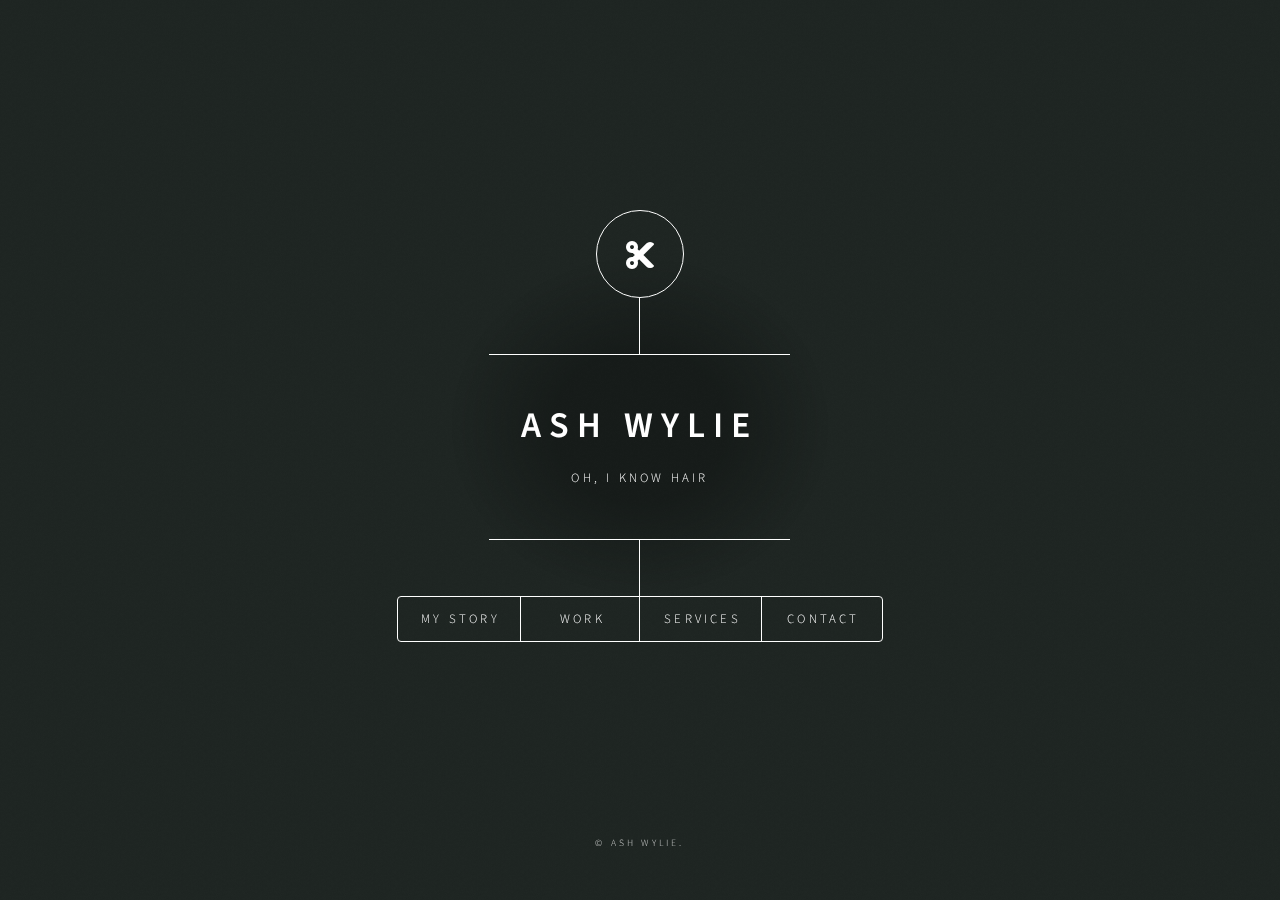
<file: index.html>
<!DOCTYPE HTML>

<html>
	<head>
		<link rel="icon" href="images/favicon-16x16.png">
		<title>Ash Wylie </title>
		<meta charset="utf-8" />
		<meta name="viewport" content="width=device-width, initial-scale=1, user-scalable=no" />
		<link rel="stylesheet" href="assets/css/main.css" />
		<noscript><link rel="stylesheet" href="assets/css/noscript.css" /></noscript>
	</head>
	<body class="is-preload">

		<!-- Wrapper -->
			<div id="wrapper">

				<!-- Header -->
					<header id="header">
						<div class="logo">
							<span class="icon solid fa-cut"></span>
						</div>
						<div class="content">
							<div class="inner">
								<h1>Ash Wylie</h1>
								<p>Oh, I know hair</p>
							</div>
						</div>
						<nav>
							<ul>
								<li><a href="#intro">My Story</a></li>
								<li><a href="#work">Work</a></li>
								<li><a href="#about">Services</a></li>
								<li><a href="#contact">Contact</a></li>
								<!--<li><a href="#elements">Elements</a></li>-->
							</ul>
						</nav>
					</header>

				<!-- Main -->
					<div id="main">

						<!-- Intro -->
							<article id="intro">
								<h2 class="major">Hi. I'm Ash.</h2>
								<span class="image main"><img src="images/Bio.png" class="responsive"  alt="Illustration by Mel Paulos" /></span><p class="copyright" style="font-size:10px"> Illustration by Mel Paulos.</p>
								<p>I have eight years of experience working in Atlanta’s premier salons before I became an independent stylist and joined Aviary Beauty + Wellness in 2020. A native Atlantan, I got my cosmetology training at the Toni & Guy Hairdressing Academy. After graduating, I went on to assist my first mentor, Ben White, for several years in a high-volume salon where top-notch training was a priority before hitting the floor. Razor cutting is one of my strengths, but I also specialize in effortless cuts and color that will last, grow out and style easily. I'm a master at making bangs work for every face shape, curly hair cutting, and edgy color/cuts. Over the years developing relationships with clients, I have a passion for getting to know them, often connecting over life experiences and shared ideals. For me, the key to happiness is to be truly present in my relationships. Outside of work, you’ll find me somewhere outside biking or hanging in the park with friends and family. <a href="https://go.booker.com/location/aviary/detail-summary/3908171"> Book a consultation</a>.</p>
								<p></p>
							</article>

						<!-- Work -->
							<article id="work">
								<h2 class="major">Work</h2>
								<!--<span class="image main"><img src="images/pic02.jpg" alt="" /></span> -->
								<h2>Stay tuned</h2>
								<p>My portfolio is coming soon</p>
							</article>

						<!-- About -->
							<article id="about">
								<h2 class="major">Services</h2>
								<!-- <span class="image main"><img src="images/pic03.jpg" alt="" /></span> -->
								<svg
										xmlns="http://www.w3.org/2000/svg"
										viewBox="0 0 397.332 500"
								>
									<title>Artboard 1</title>
									<defs>
										<pattern id="watercolour" patternUnits="userSpaceOnUse" width="100%" height="100%">
											<image xlink:href="https://static.vecteezy.com/system/resources/previews/000/204/451/non_2x/vector-watercolour-texture.jpg" width="100%" height="100%"/>
										</pattern>
										<mask id="mask1">
											<path
													id="mask1"
													d="M169.913,113.225c.545-.5.584-.5.952.082,1.246,1.431,2.4-3.082,4.068-1.545,1.2.44,2.7-.725,4.318-1.038,1.054,1.215,1.917.8,2.181-.872a143.905,143.905,0,0,1,22.468.275c1.466,2.353,3.923-.433,5.382,1.04a16.925,16.925,0,0,1,2.808,13.059c-1.674,2.39-.711,4.146-3.028,5.4,1.965,2.086-.556,2.463-1.816,3.279-2.205.336-5.629,2.373-2.841,5.387,2.281-.4,4.046-1.919,5.331.959,2.426.237,7.911,2.826,6.688,5.107,3.1-.909,2.753.71,5.329,2.428-2.5,2.208-5.736,2.61-8.235,4.892-.659.306-1.828-2.45-2.413-1.345.829,6.2,7.955,3.868,7.593,10.172.406,3.487-4.639,2.383-6.319,4.266-2,2.585-.944,6.335-4.189,7.925-.809.53-1.016-.042-1.5-.67-.669,2.622-1.883.42-2.9-.393-5.984,4.579-12.5,8.925-20.273,4.487-3.3-.833-5.911,2.285-7.789,2.351,1.129-1.989-8.222,3.713-9.93,3.567-7.308,3.006-15.243,1.955-22.491.358-3.1-.076-1.067-5.7-3.83-5.333,3.977-3.516-3.327-4.478-5.294-4.544-2.555-.861-4.185-.2-6.662-2.268.488-1.237,1.521-1.432.018-2.231-1.369,5.142-3.352-2.75-5.775.214-1.222.909-.285-2.447-1.771-.853-.088-1.636,1.244-2.246-.461-3.159,1.317-.626-.1-1.99.937-3.092.486-1.131-.789-.158-1.163-1.548-1.815,2.689.6-3.172,1.257-.256,1.321.453.012-1.129,1.163-1.272.913-.808,1.72-1.8,2.682-2.528,2.445-2.9-5.811-1.43-5.028-5.25-.627-2.654-1.378-1.633.2-4.894-1.889-6.415,4.891-4.242,6.036-12.3,1.1-2.211,2.119-1.587,3.641-.48-.087-1.926,1.7.573,2.542-.377a5.475,5.475,0,0,0,.485-4.17c.862-2.53,1.393-.821,1.342-4.184,1.535-.8,2.462-2.258,1.18-4.176,2-.7,3.136-.9,3.17-3.191a6.026,6.026,0,0,0,4.428-2.013c1.025-.567,2.6,1.24,2.88-.754,3.38-1.825,8.483-.779,12.5-.581a17.933,17.933,0,0,0,5.333-.068c1.187.218,1.332,3.08,2.924,1.942,1.521.535,5.235-3.832,3.03,0C169.933,114.953,170.392,114.251,169.913,113.225Zm35.559,59.642c.73-.157.812-1.226.559-1.781C205.605,171.249,205.739,172.087,205.472,172.867ZM214,150.6c-.269-.307-.458-.407-.618-.022C213.377,151.141,213.8,150.973,214,150.6Zm-91.5,8.062c-.063.17-.094.369.084.343C122.7,158.822,122.736,158.716,122.5,158.663Zm3.309-7.559c-.2-.192-.339-.1-.438.148C125.565,151.4,125.722,151.4,125.81,151.1Zm.47,3.3c.081.045.184.136.187-.016C126.385,154.336,126.294,154.247,126.28,154.407Zm2.57,13.031c-.081-.045-.184-.134-.189.017C128.744,167.509,128.834,167.6,128.85,167.438Zm-1.575-15.386c.071-.021.082-.052.036-.131C127.239,151.942,127.229,151.974,127.275,152.052Zm34.93-38.448c-.051-.043-.1-.026-.089.049C162.157,113.709,162.2,113.679,162.205,113.6Zm-38.442,43.537c-.006.091,0,.1.059.052Zm1.219-.773c-.045.08-.021.07.041.066Zm86.962,7.622c-.015-.088-.063-.123-.107-.054C211.834,164.022,211.89,164.041,211.944,163.99Zm-89.773-13.352c.006-.092,0-.1-.06-.052Zm-.025,12.791c-.058.056-.071.069.009.1Z"
													fill="#fff"
											/>
										</mask>
										<mask id="mask2">
											<path
													d="M231.058,286.284c6.023,4.626.479-1.809-2.807-3.522-1.581-1.19-5.3-2.335-5.984-3.169,1.4.323,4.246.709,5.7,2.018,5.669.6,10.955,8.717,7.635,13.731-1.2,1.414-12.7,1.146-5.217,2.153.985,3.056,3.633-.447,4.829.189-.066,1.651-4.56,1.618-2.352,2.68-.485.046.147-.046.258.226-1.265.959-2.587,1.473.1,2.719,1.35.567.774,1.812-.506,1.277,1.056,2.062.812,4.116,3.325,4.4-6.906,3.334-15.526-2.795-22.314-2.127-1.581-3.63-23.153-1.579-19.484-4.637.224-1.508-1.3-.217-2.111-.576-1-1.247,1.267-1.169,2.142-.939-5.611-2.222,1.3-3.027-5.93-5.065-2.119-1.745,2.033-6.618,3.4-3.118-.195-.756.964-2.6-.684-2.518-.553-.378-.892-1.045-.073-1.465.1-.557-.8-1.7.171-1.846,2.933-.39,2.44-2.348,5.263-1.871-.472-.775-2.927-1.271-1.875-2.773.29-1.172-2.871-1.51.22-2.036-6.666.284-11.212-6.91-4.557-5.782.428.541,1.353.181,1.915.627l-.01-.014c.729.546,1.951.343,2.818.546.074.774.483.772,1.035.5,3.558,1.81,9.3.793,11.712,4.82-.08.251-.294.229-.518.22-1.157.264.732.518-.079,1.268.147.991,1.606-.727,2.326-.142.9-.524,3.2-.315,3.731.338.206-.805,1.206.551,1.695-.416.915,2.605,1.188-1.188,1.743,1.391.209-1.048,3.109.586,4.262.176,3.307-.06,6.7,1.192,9.608,2.5.2.368.38-.032.623.237C230.69,286.8,231.563,286.809,231.058,286.284Zm-35.222-3.5c.349.454-.3-.429-.769-.256C194.342,282.8,195.507,282.824,195.836,282.784Zm-5.594-.4.1-.021C189.527,281.855,189.746,283.256,190.242,282.379Zm3.617.565c.532-.9-.458-1.524-1.149-.725Zm32.311,2.169c-.6-.61-.814-.667-1.833-.5A2.886,2.886,0,0,0,226.17,285.113ZM184.033,291.1c.372-.176.419-.517-.067-.579C183.542,290.576,183.9,290.858,184.033,291.1Zm18.93-12.125c-.23.135-.305.274-.05.4C203.286,279.44,203.225,279.112,202.963,278.979Zm19.783,5.336c.222.015.543.227.531-.057C223.04,284.185,222.911,284.02,222.746,284.315ZM185.88,271.33c.093.141.163.127.276.019C186.057,271.223,185.961,271.152,185.88,271.33Zm3.427,10.438c-.135.157-.381.2-.2.381C189.288,282.03,189.39,282.032,189.307,281.768Zm12.032-2.4c-.025.147.064.164.19.1C201.584,279.337,201.461,279.331,201.339,279.368Zm-10.572,3.518c.1.05.112,0,.114-.085C190.8,282.794,190.755,282.8,190.767,282.886Zm31.686-5.95c.027-.065.093-.165-.018-.18C222.293,276.827,222.326,276.882,222.453,276.936ZM227,285.448c-.139.046-.016.1.07.137C227.223,285.556,227.072,285.493,227,285.448Zm-21.092-6.736c.037.057.069.061.12.017C205.993,278.673,205.961,278.669,205.91,278.712ZM194.3,283.534l.07-.007C194.336,283.49,194.322,283.479,194.3,283.534Zm5.861-4.921c0,.074.044.112.107.066C200.293,278.609,200.235,278.583,200.164,278.613Zm-3.338,4.374c-.07-.025-.1-.026-.1.056C196.792,283.067,196.825,283.069,196.826,282.987Z"
													fill="#fff"
											/>
											<path
													data-name="mask2"
													d="M237.786,269.033a6.762,6.762,0,0,1,.3,2.094.927.927,0,0,0,.305.636,5.321,5.321,0,0,0,1.074.838,9.272,9.272,0,0,1,2.529,1.974,3.577,3.577,0,0,0,.9.536c0,.006.092.06.108.131a1.4,1.4,0,0,0,1.016,1.115c.884.3,1.114.931.849,1.895-.01.035-.055.061-.084.092s-.069.056-.107.061c-.35.049-.725-.121-1.031.256a1.254,1.254,0,0,0-.164,1.073,16.412,16.412,0,0,1-.405,4.231,1.455,1.455,0,0,1-.459.724,5.93,5.93,0,0,1-.817.587.71.71,0,0,0-.117.215c-.13.987-.214,1.062-1.132,1.061-.541,0-1.083,0-1.622.045a1.67,1.67,0,0,1-1.673-.576,3.08,3.08,0,0,0-.552-.466l.435-.529c-.417-.529-.824-1.046-1.279-1.622a2.621,2.621,0,0,1,.3-.609c.46-.543.954-1.057,1.431-1.586a3.69,3.69,0,0,0,.565-.673,5.514,5.514,0,0,1,1.923-1.934.876.876,0,0,0-.081-1.588,1.994,1.994,0,0,0-1.651-.335,6.025,6.025,0,0,1-.993.108c-.292-.424.264-.542.324-.881-.066-.065-.137-.2-.233-.22a3.838,3.838,0,0,1-1.819-.737c-.095-.081-.24-.123-.3-.221-.556-.929-1.551-.989-2.429-1.283a4.267,4.267,0,0,0-1.867,2.061c.5.364,1.024.7,1.04,1.489-.973-.1-1.446-.947-2.255-1.229a11.749,11.749,0,0,1-2.257-1.424c.557,1.2.557,1.2.524,1.783h.017a.933.933,0,0,0-1.1.134c-.295-.2-.48-.577-.912-.457.578-.661.095-1.282.043-1.96l-1.062.515c.243.406.776.6.651,1.143a.374.374,0,0,0-.083-.05.246.246,0,0,0-.077,0l.16.034.4.317-.6.525a1.332,1.332,0,0,0,.939.769c.766.145.943.676,1.02,1.4l-.77.123c0-.12,0-.241-.014-.361-.015-.187.044-.413-.22-.482a.127.127,0,0,0-.1.037.461.461,0,0,0,.026.645c.069.08.211.1.319.142l.041.809c-.483.171-.4-.251-.638-.445-.656-.021-1.4-.069-2.137-.061a3.165,3.165,0,0,1-1.175-.289c0-.258,0-.463,0-.678-.455-.459-.928-.082-1.44,0a4.886,4.886,0,0,0-2.99-1.17l-.328-1.072c-.2-.094-.429-.19-.647-.3s-.422-.237-.626-.354a2.969,2.969,0,0,0-.362.193c-.681.51-.909.5-1.477-.062a1.8,1.8,0,0,1-.669-1.277l-1.592-.956c-.114.181-.24.383-.367.584-.472-.183-.731.337-1.137.356-.114,0-.3-.037-.335-.112-.219-.486-.9-.556-1-1.145-.018-.1-.163-.18-.249-.269-.021-.07-.038-.141-.064-.208a.339.339,0,0,0-.065-.084c0,.046-.026.105-.006.135a.956.956,0,0,0,.152.153c-.158.026-.339.113-.47.065a4,4,0,0,1-.633-.379.378.378,0,0,0-.551.068.769.769,0,0,0-.145.562,6.356,6.356,0,0,0,.517.938c-.154.291-.521.322-.542.687a.5.5,0,0,1-.483.492c-.3.011-.376-.217-.479-.466a4.875,4.875,0,0,0-.569-.933c-.056-.078-.212-.084-.375-.142-.085.248-.16.468-.255.747l-.765-.629c.067-.145.234-.338.2-.488a.726.726,0,0,0-.393-.416,1.934,1.934,0,0,0-.608-.07h.02c-.473-.258-.943-.522-1.42-.772-.456-.239-.85-.487-.833-1.116.008-.273-.292-.382-.568-.273-.257.1-.507.224-.788.349l.548.825c-.318-.082-.512-.074-.611-.167a15.829,15.829,0,0,1-1.391-1.411,13.836,13.836,0,0,1-1.039-1.54.717.717,0,0,1,.12-.82l.6.492a2.33,2.33,0,0,0,.178.7c.26.407.583.773.884,1.16a1.426,1.426,0,0,0,.672-.695,7.3,7.3,0,0,1-.907-.45,9.773,9.773,0,0,1-.843-.71.582.582,0,0,0-.583-.481c-.209-.131-.427-.249-.625-.4-.152-.113-.017-.635-.421-.362-.29.2.035.422.1.641.159.507.267,1.032.412,1.613-.186.055-.363.17-.476.127-.3-.116-.72-.232-.827-.471a2.33,2.33,0,0,0-1.575-1.3,1.3,1.3,0,0,1-.435-.239c-.659-.558-1.285-1.159-1.97-1.683a4.921,4.921,0,0,0-2.011-1.177,1.616,1.616,0,0,1-.609-.373c-.26-.2-.485-.453-.752-.645a.814.814,0,0,0-.47-.122.409.409,0,0,0-.291.194.523.523,0,0,0,.015.345.38.38,0,0,0,.168.176c1.515.94,2.795,2.212,4.353,3.094a1.634,1.634,0,0,1,.653.554,1.719,1.719,0,0,0,1.464.9c.244.316.393.663.655.813.437.25.432.668.549,1.071a3.736,3.736,0,0,1,.947.194,2.491,2.491,0,0,1,.751.643.714.714,0,0,1,.152.551c-.037.16-.248.281-.4.435-.443-.417-.826-.787-1.221-1.145a5.9,5.9,0,0,0-.765-.633,22.745,22.745,0,0,1-2.112-1.31,18.993,18.993,0,0,0-1.962-1.511,23.5,23.5,0,0,1-2.166-1.671,2.048,2.048,0,0,0-1.2-.609.975.975,0,0,1-.775-.548,2.943,2.943,0,0,0-.686-.705c-.526-.4-1.08-.755-1.623-1.129a1.689,1.689,0,0,1-.2-.137c-2.123-1.987-1.888-1.993-4.366-3.333a4.429,4.429,0,0,1-1.54-1.235,4.286,4.286,0,0,0-.83-.722c-.128-.1-.286-.166-.425-.258-.97-.639-.98-.655-1.363-1.851a2.069,2.069,0,0,0-1.566-.577.768.768,0,0,1-.919-.647,2.185,2.185,0,0,0-1.433-1.6,1.713,1.713,0,0,1-.666-.523,3.465,3.465,0,0,0-.886-.846,2.2,2.2,0,0,1-.723-.828,3.571,3.571,0,0,0-1.809-1.652,6.331,6.331,0,0,1-1.924-1.5,41.246,41.246,0,0,0-4.5-3.9,3.346,3.346,0,0,0-.541-.306,7.046,7.046,0,0,1-1.886-1.41,4.425,4.425,0,0,0-1.257-1,1.776,1.776,0,0,1-.733-.653,25.7,25.7,0,0,0-2.994-3.327c-.581-.649-1.2-1.264-1.788-1.906-.47-.515-.487-.738-.1-1.321a4.05,4.05,0,0,1,.693-.888,3.6,3.6,0,0,0,1.215-2.517,17.18,17.18,0,0,1,.667-2.5l.768-.3a1.583,1.583,0,0,0-.133-1.195c.265-.4.546-.806.817-1.222.339-.52.909-.543,1.5-.7,0-.439,0-.887.008-1.4a2.125,2.125,0,0,0,.931-2.138.925.925,0,0,1,.837-1.062,8.686,8.686,0,0,1,1.016-.065l1.932-1.831,1.764-.091c1.109,1.225,1.223,1.255,3.008.8-.326-.391-.513-.881-1.113-.908-.035-.273-.06-.548-.109-.82-.036-.2-.123-.4-.149-.6-.058-.46.205-.752.651-.69.74.1,1.473.259,2.212.367.61.089,1.225.142,1.965.225.065.177.159.486.288.78.309.707.787.784,1.343.253.3-.288.635-.543.952-.815.126-.109.33-.212.355-.342.218-1.171,1.411-1.6,1.931-2.648a5.371,5.371,0,0,0-.4-.664q-1.038-1.319-2.107-2.612c-.5-.606-1.038-1.185-1.554-1.78-.3-.345-.6-.687-.873-1.055a.848.848,0,0,1-.2-.559,1.673,1.673,0,0,0-.348-1.167c-.541-.932-1.088-1.86-1.631-2.791a1.379,1.379,0,0,1-.17-.333,6.266,6.266,0,0,0-1.208-2.147,11.1,11.1,0,0,0-2.148-2.228,8.2,8.2,0,0,1-.736-.672c-.557-.557-1.1-1.127-1.659-1.684a2.135,2.135,0,0,1-.737-1.294,2.931,2.931,0,0,1,2.122.483c.312.206.59.463.905.661a1.5,1.5,0,0,0,1.51.285c.293-.123.711.06,1.132.111a1.65,1.65,0,0,0,.07-1.647,3.859,3.859,0,0,1-.155-2.805,2.289,2.289,0,0,1,.251-.389c.167.133.378.219.444.37a5.942,5.942,0,0,1,.384,1.185,2.362,2.362,0,0,0,.68,1.3,2.574,2.574,0,0,1,.91,1.976,2.006,2.006,0,0,0,.681,1.434c.852.848,1.711,1.688,2.567,2.532a.977.977,0,0,0,1.343.22c.44-.286.879-.111,1.331-.04,1.315.207,2.635.384,3.954.558a1.816,1.816,0,0,0,.518-.111,8.272,8.272,0,0,0-1.5-2.047c-1.82-2.161-3.524-4.41-5.17-6.705-.459-.641-.924-1.279-1.331-1.953a2.667,2.667,0,0,1-.049-2.855c.207-.366.4-.744.622-1.1a.654.654,0,0,1,.863-.314,4.431,4.431,0,0,1,1.071.61c.714.569,1.4,1.172,2.082,1.781,1.207,1.079,2.411,2.162,3.6,3.264,1.611,1.5,3.2,3.017,4.808,4.515.638.593,1.313,1.147,1.964,1.727,1.209,1.077,2.462,2.11,3.6,3.255a7.768,7.768,0,0,0,4.9,2.185,22.355,22.355,0,0,1,4.546.79,1.4,1.4,0,0,0,.616.07,1.439,1.439,0,0,1,1.059.28,3.8,3.8,0,0,0,1.508.546,3.9,3.9,0,0,1,1.6.651,5.454,5.454,0,0,0,3.4.984,17.45,17.45,0,0,1,5.331.413c1.948.574,4,.768,5.882,1.6a15.735,15.735,0,0,1,2.307,1.223,13.228,13.228,0,0,1,5.019,5.407c.174.375.439.706.649,1.064a2.1,2.1,0,0,0,.9.821,4.05,4.05,0,0,1,1.487,1.106,1.152,1.152,0,0,0,.987.443c.668,0,1.339.038,2-.02a26.435,26.435,0,0,1,5.117.259c.166.017.329.055.494.074.743.087,1.59-.014,2.166.475.647.549,1.465.288,2.1.65a9.665,9.665,0,0,1,3.628,2.964,2.7,2.7,0,0,1,.408.765c.117.48.087,1.005.677,1.23.107.041.171.28.192.436a6.006,6.006,0,0,1-.338,3.328c-.486,1.111-.872,2.267-1.293,3.406a1.614,1.614,0,0,0,.125,1.448c.281.46.6.9.919,1.332q.858,1.146,1.743,2.268a3.266,3.266,0,0,0,2.142,1.573.993.993,0,0,1,.816.692c.275.7.519,1.407.8,2.1a4.373,4.373,0,0,0,.466.862c.351.5.736.976,1.137,1.5l.569-.165a5.743,5.743,0,0,0,1.535,2.31l.422-.408a2,2,0,0,1,1.155,1.236,3.139,3.139,0,0,0,1.113,1.455c1.549,1.25,3.082,2.52,4.62,3.784a4.722,4.722,0,0,1,1.611,1.862,1.072,1.072,0,0,0,.3.4,10.267,10.267,0,0,0,3.025,2.152,11.753,11.753,0,0,1,1.35.7,9.62,9.62,0,0,0,.387,1.14,7.073,7.073,0,0,0,.631.9,2.533,2.533,0,0,1-.7.1c-.445-.091-.874-.265-1.321-.342a.76.76,0,0,0-.551.194.517.517,0,0,0-.034.69,2.593,2.593,0,0,0,.248.279c.581.689.6.7.147,1.5a3.324,3.324,0,0,0-.338,1.2.625.625,0,0,1-.658.629c-.373.04-.751.035-1.126.056a1.376,1.376,0,0,0-1.293.626.834.834,0,0,1-.272.259.83.83,0,0,0-.275,1.2,3.086,3.086,0,0,1,.149.542,4.553,4.553,0,0,0-2.43,1.652c.182.247.633-.024.657.5l-.908.384c.285.293.521.56.782.8s.561.468.833.692c-.561.867-1.339,1.076-2.022.591-.167-.119-.282-.318-.458-.416a.843.843,0,0,0-.576-.139,4.338,4.338,0,0,1-2.533.007c-.311.3-.138.526.007.711a1.025,1.025,0,0,1,.275,1.025,1.055,1.055,0,0,0,.139.7,2.035,2.035,0,0,1,.254,1.68,1.042,1.042,0,0,0,.107.843c.141.282.254.579.4.925a3.175,3.175,0,0,1-2.043-1.05,1.422,1.422,0,0,1-1.763-.693l-1.146.092c.285.261.459.414.625.575a.638.638,0,0,1,.149.694c-.088.28-.314.35-.584.386a3.634,3.634,0,0,1-2.287-.462c-.944-.52-1.867-1.08-2.814-1.6a4.772,4.772,0,0,0-1.962-.755,1.8,1.8,0,0,1-.792-.328,6.678,6.678,0,0,0-1.348-.623,6.319,6.319,0,0,1-1.488-.829c-.158-.113-.206-.439-.221-.675a.946.946,0,0,0-.461-.829,1.234,1.234,0,0,1-.392-.3c-.459-.664-1-.675-1.743-.42a2.063,2.063,0,0,1-1.979-.127c-.734-.524-.762-.482-1.466.146-.156.14-.324.268-.486.4-.073.021-.148.036-.219.063a.382.382,0,0,0-.087.071c.049,0,.111.032.143.011A.99.99,0,0,0,237.786,269.033Zm4.6,9.715c.359-.083.76-.106.849-.65a3.668,3.668,0,0,0-1.084-.837,6.533,6.533,0,0,1-.112.7,5.845,5.845,0,0,1-.253.616l.62.174ZM178.8,194.737a5.356,5.356,0,0,0,.319.621c.726.959,1.425,1.94,2.2,2.857a26.525,26.525,0,0,0,1.922,1.946,2.547,2.547,0,0,0,1.5.551.474.474,0,0,0,.579-.263,7.227,7.227,0,0,0-.676-.813q-2.632-2.378-5.291-4.726C179.271,194.839,179.129,194.837,178.8,194.737Zm26.99,76.286c-.351-.151-.569-.262-.8-.338-.25-.082-.233-.555-.617-.449-.191.481.095.745.386.967S205.374,271.348,205.789,271.023Zm17.33,1a.7.7,0,0,0-.163.836.331.331,0,0,0,.651-.075,1.773,1.773,0,0,0-.189-.683C223.389,272.035,223.211,272.042,223.119,272.021Zm-35.927-10.029a.367.367,0,0,0-.576-.009.334.334,0,0,0,.018.32.33.33,0,0,0,.53,0A.772.772,0,0,0,187.192,261.992Zm13.774,5.979-.081.185a1.218,1.218,0,0,0,.265.21c.128.054.293.163.413-.139ZM170.9,218.978c.155.31.4.187.633.131a.134.134,0,0,0,.068-.094c0-.032-.016-.1-.038-.1C171.334,218.857,171.1,218.7,170.9,218.978Zm25.577,48.544-.321.024c.006.038.008.107.019.108.111.015.223.019.335.026Zm26.9,9.94-.2-.078c.007.072-.009.163.028.21s.131.057.2.083Zm-20.759-7.392a1.245,1.245,0,0,0-.028.18c0,.008.08.036.093.023a1.086,1.086,0,0,0,.117-.157Zm19.448,6.977.074.124.032-.087Zm3.311-3.641a.757.757,0,0,0,.1-.024c-.007-.067-.022-.132-.035-.2a.663.663,0,0,0-.1.026A1.643,1.643,0,0,0,225.375,273.406Zm3.205-2.548-.071.063.084.035Zm-7.676,5.457-.095-.007.04.09Zm-10.511-4.158c.028.009.061.032.081.024s.025-.05.037-.076c-.028-.009-.061-.031-.082-.023S210.4,272.131,210.393,272.157Zm-3.273-1.184-.094-.006.039.087Zm-4.528-3.215-.03-.089-.06.055Zm-7.17-1.016c.028-.016.074-.027.08-.048s-.025-.057-.039-.086c-.028.016-.075.027-.08.048S195.407,266.713,195.422,266.742Zm-31.969-71.785.079.019-.031-.076Z"
													fill="#fff"
											/>
										</mask>
										<filter id="sketch-0">
											<feTurbulence id="turbulence" baseFrequency="0.05" numOctaves="3" result="noise" seed="0"/>
											<feDisplacementMap id="displacement" in="SourceGraphic" in2="noise" scale="1" />
										</filter>
										<filter id="sketch-1">
											<feTurbulence id="turbulence" baseFrequency="0.05" numOctaves="3" result="noise" seed="1"/>
											<feDisplacementMap in="SourceGraphic" in2="noise" scale="2" />
										</filter>
										<filter id="sketch-2">
											<feTurbulence id="turbulence" baseFrequency="0.05" numOctaves="3" result="noise" seed="2"/>
											<feDisplacementMap in="SourceGraphic" in2="noise" scale="1" />
										</filter>
										<filter id="sketch-3">
											<feTurbulence id="turbulence" baseFrequency="0.05" numOctaves="3" result="noise" seed="3"/>
											<feDisplacementMap in="SourceGraphic" in2="noise" scale="2" />
										</filter>
										<filter id="sketch-4">
											<feTurbulence id="turbulence" baseFrequency="0.05" numOctaves="3" result="noise" seed="4"/>
											<feDisplacementMap in="SourceGraphic" in2="noise" scale="1" />
										</filter>
									</defs>
									<path
											mask="url(#mask1)"
											class="path"
											pathLength="1"
											d="M86.346,128.409s142.229-13.231,136.332-9.342-135.206,25.156-130.7,30.72,149.905-6.405,142.527-1.265-99.714,29.6-113.237,36.8"
											fill="none"
											stroke="url(#watercolour)"
											stroke-miterlimit="10"
											stroke-width="34"
									/>
									<path
											mask="url(#mask2)"
											class="path"
											pathLength="1" d="M168.872,180.321s120.75,73.041,113.993,80.945S175.03,209.684,161.654,210.907s39.611,61.864,80.13,67.666,10.365,4.484,10.365,4.484-84.924-3.486-77.442.477,57.614,20.724,68.526,27.113"
											fill="none"
											stroke="url(#watercolour)"
											stroke-miterlimit="10"
											stroke-width="34"
									/>

									<g id="illustration">
										<g id="frond">
											<path
													d="M204.809,211.742A322.8,322.8,0,0,1,226.2,103.6c.229-.6-.737-.862-.964-.266a334.388,334.388,0,0,0-12.686,41.089,314.655,314.655,0,0,0-8.736,67.317A.5.5,0,0,0,204.809,211.742Z"
													fill="#465b78"
											/>
											<g>
												<path
														d="M225.744,103.458c2.251-1.7,6.061-6.538,5.623-5.849,7.573-17.56-6.682-10.952-5.937,5.789"
														fill="none"
												/>
												<path
														d="M226,103.889a43.334,43.334,0,0,0,5.656-5.915l-.606-.078h0a2.516,2.516,0,0,1-.112-.541c-.34.549.522,1.049.863.5,7.949-17.34-7.307-13.638-6.868,5.536,1.371,2.866,1.65-10.166,3.144-11.458,4.873-10.271,6.789.65,2.861,5.417l.863.5a.523.523,0,0,0-.043-.671h0c-2.408.548-3.844,4.5-6.263,5.84-.5.387-.005,1.256.5.864Z"
														fill="#465b78"
												/>
											</g>
											<g>
												<path
														d="M219.712,121.927c5.31-2.479,13.365-4.083,16.458-9.089-5.289-4.248-11.85,6.578-16.473,8.931"
														fill="none"
												/>
												<path
														d="M219.845,122.409c4.1-2.1,16.758-5.082,16.649-10.138-6.335-3.954-11.931,6.357-17.05,9.075-.538.349-.037,1.215.5.864,3.573-1.74,12.3-13.437,15.7-8.92-.743,2.952-19.038,8.213-15.8,9.133Z"
														fill="#465b78"
												/>
											</g>
											<g>
												<path
														d="M219,122c.15-10.313-14.856-22.336-10.86-12.738l10.736,13.626"
														fill="none"
												/>
												<path
														d="M219.5,122c-1.391-16.046-18.416-21.827-10.717-11.121,3.182,4.036,6.573,8.344,9.741,12.363.4.5,1.1-.207.707-.707-.184-1.143-14.553-16.063-10.755-16.184,5.953,2.065,9.189,9.7,10.029,15.649.067.634,1.068.641,1,0Z"
														fill="#465b78"
												/>
											</g>
											<g>
												<path
														d="M212.89,144.618c2.115-5.718,23.816-12.842,15.937-4.136-4.571,2.694-10.66,1.3-15.34,3.794"
														fill="none"
												/>
												<path
														d="M213.244,144.972c1.456-4.835,22.082-12.529,15.408-4.974-4.707,2.75-10.638,1.283-15.425,3.847-.571.3-.066,1.161.5.863,2.609-1.361,5.595-1.526,8.462-1.871,3.12-.388,10.229-1.4,8.532-5.95-2.881-4.892-22.072,7.433-17.489,8.085Z"
														fill="#465b78"
												/>
											</g>
											<g>
												<path
														d="M212.643,146.423c.358-4.4-8.639-21.892-13.2-13.945-.174,2.745,9.006,9.275,10.515,11.28,1.2,1.122,2.508,2.576,2.136,4.175"
														fill="none"
												/>
												<path
														d="M213.143,146.423c.18-5.2-9.173-23.051-14.193-13.946,1,4.51,7.09,7.471,9.945,10.962,1.16,1.086,3.072,2.546,2.724,4.361-.12.628.843.9.965.265-.42-5.741-7.727-8.615-11.043-12.886-2.993-2-1.1-5.569,2.152-3.84a23.229,23.229,0,0,1,8.454,15.081c.035.64,1.035.645,1,0Z"
														fill="#465b78"
												/>
											</g>
											<g>
												<path
														d="M208.462,166.926c4.46-7.324,13.905-6.965,20.375-11.227a2.629,2.629,0,0,0-1.255-4.766c-8.908-1.546-15.347,7.9-18.646,14.972"
														fill="none"
												/>
												<path
														d="M208.892,167.178c3.339-8.323,23.367-6.883,21.257-15.133-4.129-4.381-11.014-.495-14.425,3.028-1.387.931-9.585,11.665-6.354,11.079a31.714,31.714,0,0,1,5.67-8.934c3.2-3.657,9.192-8.317,14.008-4.961,3.051,6.052-17.964,6.411-21.017,14.413-.353.539.512,1.041.863.5Z"
														fill="#465b78"
												/>
											</g>
											<g>
												<path
														d="M208.128,168.669c2.518-8.925-19.273-31.532-15.932-18.7,5.606,6.148,13.351,10.742,15.873,19.269"
														fill="none"
												/>
												<path
														d="M208.628,168.669c.4-7.568-8.351-22.742-16.413-22.705-4.412,4.573,5.464,9,8.036,12.134a31.279,31.279,0,0,1,7.335,11.255c3.139,1.289-3.394-8.571-4.385-9.516-1.723-3.7-13.76-9.052-10.438-12.995,8.211,2.541,14.611,13.295,14.867,21.826a.5.5,0,0,0,1,0Z"
														fill="#465b78"
												/>
											</g>
											<g>
												<path
														d="M206.285,185.527c4.134-7.212,12.93-8.376,19.32-12.6,2.434-2.445-.981-5.057-3.57-4.072-7.9,1.674-12.285,9.175-15.591,15.894"
														fill="none"
												/>
												<path
														d="M206.717,185.78c4.09-6.943,12.467-8.262,18.853-12.148,3.41-2.6-.364-6.571-3.765-5.238-8,1.715-12.408,9.316-15.792,16.1-.294.571.568,1.078.864.5,3.068-5.951,6.64-12.767,13.382-15.144,3.489-2.087,8.585,1.031,3.546,3.715-6.41,3.147-14.058,5.151-17.95,11.7a.5.5,0,0,0,.864.5Z"
														fill="#465b78"
												/>
											</g>
											<g>
												<path
														d="M206.267,185.32c-1.092-8.557-7.222-17.633-14.97-21.607-3.142-1.489-4.071,2.472-1.565,4,6,5.682,13.284,10.418,16.961,18.09"
														fill="none"
												/>
												<path
														d="M206.767,185.32c-1.385-9.009-7.767-19.724-16.843-22.387-3.43.238-2.254,4.256-.121,5.543,5.848,5.479,12.909,10.152,16.455,17.589.277.58,1.139.074.864-.5-2.029-7.7-19.79-17.494-18.157-21.276,5.314-1.026,9.23,5.93,12.231,9.551a23.815,23.815,0,0,1,4.568,11.493C205.818,185.978,206.82,185.971,206.767,185.32Z"
														fill="#465b78"
												/>
											</g>
											<g>
												<path
														d="M204.452,201.279c4.368-5.31,11.181-7.153,17.257-9.755,11.015-7.869-13.618-8.024-16.869,9.371"
														fill="none"
												/>
												<path
														d="M204.805,201.634c4.824-6.187,13.1-7,19.289-11.011,4.514-11.06-18.953-2-19.731,10.138-.141.627.823.9.964.266a18.675,18.675,0,0,1,12.528-13.717c1.922-.751,6.117-1.511,6.111,1.6-2.222,3.474-7.5,3.579-10.9,5.63-1.5.209-11.592,6.788-8.265,7.09Z"
														fill="#465b78"
												/>
											</g>
											<g>
												<path
														d="M204.59,200.745a30.369,30.369,0,0,0-8.754-16.561c-3.726-3.973-6.623,1.16-3.1,4.068,3.948,4.389,9.392,7.571,12.077,12.828"
														fill="none"
												/>
												<path
														d="M205.072,200.612c.949-5.078-14.187-28.123-14.181-14.166,3.459,5.807,10.435,8.708,13.486,14.886.3.572,1.161.067.865-.5-2.817-6.649-11.648-9.34-13.653-16.1,2.139-4.976,7.73,4.318,9.058,6.485C202.179,192.143,204.2,203.75,205.072,200.612Z"
														fill="#465b78"
												/>
											</g>
											<path
													d="M192.081,183.385c.809.629,1.583,1.3,2.338,1.994.1-.068-.28-3.073.294-2.255h0c-.022.058.047,2.47-.015,2.513q.918.86,1.783,1.776c0-3.313.617-2.006.258.292.534.578,1.07,1.156,1.549,1.782l.3-2.011c.655-.739-.119,2.283-.045,2.334.624.786,1.211,1.6,1.775,2.43.086-.107.093-2.031.42-1.881.278-.014-.212,2.119-.168,2.243a36.229,36.229,0,0,1,3.619,6.958c2.472-3.875,6.321-6.579,8.926-10.378.318.988-2.356,2.968-3.1,4.2a17.208,17.208,0,0,0,6.77-6.693c.616.7-2.152,3.288-2.892,4.268a7.819,7.819,0,0,0,5.91-5.066c.871.164-1.351,2.923-1.924,3.52a12.911,12.911,0,0,1,1.392-.465c-.013-.228.241-.159.375-.1,4.028-1.246,6.261-1.123.535.146.632.19,3.621,1.452,2.852,1.878a8.5,8.5,0,0,0-3.4-1.721c-.845.2-1.743.592-2.5.82a23.19,23.19,0,0,0-2.291.955c1.2,0,4.918.754,4.679,1.776-4.087-3.287-8.451-.071-11.509,2.709a7.48,7.48,0,0,0-.55.53c1.421-1.308,5.664-2.786,6.559-1.52-5.654-1.408-9.527,6.073-8.315,3.5-.542.528-.845,1.472-1.428,1.849.446,2.148-2.928-6.173-3.891-6.915-3.1.36-4.485-.14-.2-.289q-.865-1.292-1.827-2.512a9.463,9.463,0,0,0-3.563.555c-.439-.727,2.637-.848,3.343-.826-.522-.646-1.058-1.28-1.619-1.891a7.22,7.22,0,0,0-3.843.137c-.416-.786,2.8-.664,3.513-.483-1.159-1.869-3.236-2.064-5.06-2.351.739-.435,2.028.067,2.9.228C193.725,184.9,191.341,183.573,192.081,183.385Z"
													fill="#465b78"
											/>
											<path
													d="M189.171,163.879c.438.322.872.65,1.307.976.16-1.82.611-1.045.273.2q1.131.851,2.245,1.732c.084-.482-.523-2.552.127-2.143-.026.082.249,2.309.155,2.371q1.167.927,2.3,1.9c-.093-4.057.6-2.769.277.254.833.73,1.661,1.477,2.433,2.275.406-3.038.848-2.112.258.259.718.738,1.4,1.515,2.052,2.31-.163-2.672.436-1.4.313.385.411.514.793,1.049,1.173,1.585.14-2.449.6-1.318.267.36.038.054.081.1.119.16a.125.125,0,0,1,.08.121c1.381,2.238,3.076,4.958,3.263,7.5-1.044-2.318-1.847-5.168-3.508-7.337-.055-.106-3.306.6-2.477-.072l2.208-.2.01-.111a21.269,21.269,0,0,0-1.41-1.873c-.05-.12-3.66.347-2.806-.269l2.565-.029c-.625-.756-1.27-1.494-1.952-2.2-3.41.885-5.137.644-.253-.253-.779-.792-1.583-1.562-2.415-2.3-3.368,1.145-5.072.586-.216-.179-.791-.7-1.591-1.378-2.421-2.024,0,.032-3.23.3-3.248.313-.858-.537,2.888-.442,2.924-.57q-.963-.757-1.938-1.5c-.123-.04-2.509.539-2.484.255-.17-.317,2.062-.419,2.153-.505C190.26,164.911,188.522,164.141,189.171,163.879Z"
													fill="#465b78"
											/>
											<path
													d="M212.8,174.963a10.225,10.225,0,0,1-1.146,2.534,19.067,19.067,0,0,1,1.918-1.639c.8-2.772,1.954-4.181.418-.337a34.186,34.186,0,0,1,3-2.047c.755-3.45,1.656-4.513.373-.227.85-.5,1.728-.955,2.62-1.378-.424-.059,1.5-2.623,1.456-2.752.97-.43-1.266,2.453-1.18,2.548.022.014.041.033.063.047,6.365-2.628,7.844-2.428.283.214,3.481,2.741,2.795,2.9-.307.141a32.7,32.7,0,0,0-3.039,1.587v.011c3.728,2.624,2.7,2.672-.278.158a32.657,32.657,0,0,0-2.854,1.957c3.676,1.723,2.549,1.816-.255.206-.857.671-1.684,1.378-2.47,2.13,5.286-.24,4.028.331-.307.316-6.283,7.608-6.442,6.927-.324-.117a.153.153,0,0,1,.128-.166C211.509,177.685,212.459,174.387,212.8,174.963Z"
													fill="#465b78"
											/>
											<path
													d="M192.807,146.664c.456.372.9.765,1.337,1.154.054-.326-.17-1.748.315-1.235h0a8.906,8.906,0,0,1-.06,1.449c.671.6,1.319,1.222,1.956,1.855.261-3.51.659-1.856.274.269l.052.051a.149.149,0,0,1,.173.173c.694.705,1.358,1.438,2.01,2.183.177-.523-.185-2.675.441-2.3l-.161,2.621.042.048a.143.143,0,0,1,.139.164c.65.734,1.261,1.492,1.838,2.29.628-3.377.939-2.365.245.323l.025.033a.127.127,0,0,1,.122.161c.531.723,1.036,1.463,1.53,2.211.733-3.878,1.093-2.479.209.324.41.631.8,1.274,1.182,1.921.83-2.563,1.033-1.445.2.323.345.595.666,1.2.986,1.812,1.313-2.347,1.288-1.218.166.3.575,1.6,2.818,4.814,2.24,5.833a50.409,50.409,0,0,0-3.569-7.649V161c-.108.166-.28,0-.41-.047-.225-.191-.811.053-.923-.251.191-.366.864-.063,1.172.059l.013-.038c-.389-.673-.776-1.357-1.212-2-1.866.047-2.559-.389-.212-.324-.521-.8-1.059-1.582-1.624-2.347-2.451.354-3.758-.121-.216-.284-.649-.865-1.32-1.712-2.021-2.536-.1-.108-4.052.113-3.95-.25-.15-.349,3.622.024,3.7-.057-.721-.828-1.453-1.645-2.235-2.414-.091-.083-3.6.083-3.463-.241-.109-.353,3.053.016,3.15-.067-.6-.593-1.212-1.175-1.839-1.74a6.152,6.152,0,0,0-2.491.292c-.567-.55,1.652-.607,2.123-.608C193.81,147.768,192.06,146.8,192.807,146.664Z"
													fill="#465b78"
											/>
											<path
													d="M213.628,158.3c.777-.67-.423,1.76-.4,1.818.746-.741,1.5-1.47,2.281-2.175h0c.1-.067.9-2.644,1.163-2.394.264.06-.666,1.807-.657,1.934a24.1,24.1,0,0,1,2.92-2.208c-.063-.633,1.167-3.458,1.569-2.62a4.394,4.394,0,0,0-1.2,2.286.111.111,0,0,1,.106.049,13.23,13.23,0,0,1,2-1.008c-.353-.609,2.486-4.024,2.578-3.065a7.855,7.855,0,0,0-2.386,2.99,15.668,15.668,0,0,1,2.784-.823c.076-.569,2.431-2.662,2.457-1.8a5.615,5.615,0,0,0-2.119,1.734c5.921-.488,6.982.129.07.29a4.533,4.533,0,0,0,2.435,2.792c-.349.956-2.7-1.868-2.738-2.738a15.474,15.474,0,0,0-2.713.783c4.526,5.092,3.108,4.508-.281.12a13.758,13.758,0,0,0-1.942.973,7.362,7.362,0,0,0,3.392,3.353c-.727.765-3.184-2.135-3.647-3.2a23.405,23.405,0,0,0-3.08,2.3c3.707,2.129,2.951,2.391-.235.2-.99.877-1.938,1.809-2.874,2.741,3.96.72,2.3.962-.252.253-5.938,5.776-5.981,5.016-.094-.332C212.95,159.8,213.373,159.057,213.628,158.3Z"
													fill="#465b78"
											/>
											<path
													d="M219.016,140.334c-.464.011,1.318-2.172,1.425-1.887.248.124-1.23,1.69-1.253,1.813a21.968,21.968,0,0,1,2.53-.947c-.2-.073,1.526-2.1,1.533-2.178.136-.138.348.075.212.212l-1.411,1.856a26.8,26.8,0,0,1,2.753-.671c.821-1.924,2.508-2.724.261-.044a15.918,15.918,0,0,1,2.195-.283c-.013-.136,1.719-1.769,1.762-1.868.135-.138.347.073.213.212l-1.567,1.618c2.858-.293,3.358.306.116.292,2.136,2.734.948,2.072-.345.024-.743.062-1.482.158-2.217.281,2.3,3.5,1.348,3.19-.306.063a20.263,20.263,0,0,0-2.695.638c2.794,3.774,1.836,3.438-.307.088-.791.247-1.568.535-2.332.854.407.187,1.49,1.96.71,1.7a2.675,2.675,0,0,0-1.011-1.573C211.822,144.867,211.819,144.217,219.016,140.334Z"
													fill="#465b78"
											/>
											<path
													d="M200.313,131.4q.8.468,1.573.992c.387-2.835.863-1.931.251.178.614.427,1.2.885,1.783,1.36h.015c-.1-.428.231-3.109.683-2.307a5.1,5.1,0,0,0-.369,2.57,26.913,26.913,0,0,1,2,1.881l.066-.008c-.363-4.322.38-2.71.3.4.585.634,1.129,1.3,1.653,1.987.263-.544.189-2.959.776-2.482-.021.034-.5,2.778-.544,2.789.525.7,1.007,1.441,1.464,2.191l.063-.012c.8-3.513,1.1-1.622.13.346,3.448,6.766,2.818,6.909-.322,0-2.663.7-3.455.259-.171-.271a17.257,17.257,0,0,0-1.413-2.077c-3.5.919-4.6.548-.2-.264a28.19,28.19,0,0,0-1.93-2.281c-3.7.961-4.425.607-.26-.267-.647-.661-1.316-1.3-2.026-1.9a6.314,6.314,0,0,0-2.8,1.081c-.725-.454,1.96-1.26,2.5-1.327-.483-.391-.977-.77-1.486-1.127-.068-.091-3.314,1.169-2.658.394l2.32-.614C201.429,132.278,199.7,131.718,200.313,131.4Z"
													fill="#465b78"
											/>
											<path
													d="M225.419,117.825c-.205-.218.127-.327.3-.206.4-.278.981-.677,1.39-.938a.15.15,0,0,1-.036-.165c.8-2.234,1.765-2.628.309-.029h.013c.809-.535,1.628-1.054,2.477-1.521-.121-1.864,1.023-3.3.285-.3a.265.265,0,0,1,.08.1c.472-.249.949-.489,1.441-.7.258-1.78,1.933-3.3.344-.238a.114.114,0,0,1,.055.061,12.755,12.755,0,0,1,1.84-.6c.7-1.8,1.876-2.815.366-.073,1.725-.458,2.049.086.1.293,1.371,1.6.481,1.36-.325.066v-.009a13.552,13.552,0,0,0-1.834.6c1.691,1.9.841,1.89-.282.108-.526.22-1.038.472-1.542.738,1.752,1.986,1.008,2.054-.283.156a25.635,25.635,0,0,0-2.372,1.448c3.515,1.119,1.828,1.129-.312.209-.453.3-.9.614-1.352.923,1.835,1.174,1.279,1.352-.3.207C219.764,121.924,218.155,122.13,225.419,117.825Z"
													fill="#465b78"
											/>
											<path
													d="M207.99,106.48c.558.486,1.1.993,1.628,1.51.048-.553-.417-1.446-.052-1.829.261-.07.339,2.047.384,2.162.508.508,1,1.035,1.478,1.569.071-.122.031-1.985.309-1.92.372.505-.1,1.526-.035,2.2-.092,1.026,0,.008-.006.013.553.634,1.1,1.275,1.609,1.949.743-3.827.955-2.69.248.332.513.686,1,1.395,1.464,2.112a.369.369,0,0,1,.074.012c.622-3.78,1.083-2.1.13.3.452.7.874,1.427,1.281,2.158.859-3.549,1.164-2.082.177.329,3.273,6.608,2.376,6.055-.39-.117-2.913.3-3.946-.241-.167-.293-.4-.718-.814-1.426-1.274-2.105-2.636.123-3.408-.309-.219-.34-.421-.632-.854-1.255-1.31-1.861-3.21-.012-4.2-.447-.266-.345a4.241,4.241,0,0,0-4.371-2.27c.472-.539,1.752-.134,2.458-.043-.377-.448-.793-.858-1.2-1.274a6.625,6.625,0,0,0-2.252-.632c.236-.49,1.248-.1,1.687.049C209.123,107.7,207.272,106.641,207.99,106.48Z"
													fill="#465b78"
											/>
											<path
													d="M230.952,92.234c-2.218-3.262-1.974-4.086.211-.213v.013c.241-.619.46-1.244.65-1.881-1.232-1.961-1.026-3.945.107-.336.729-3.035,1.31-2.84.275.076l.991-.805c.921-.119-1.064,1.22-1.118,1.254-.18.564-.382,1.121-.58,1.679.127.007,2.121-1.047,2.175-.781.238.26-2.234,1.059-2.307,1.143-.263.724-.545,1.441-.838,2.154a3.992,3.992,0,0,0,2.744-1.052c.827.489-2.182,1.569-2.868,1.368-.324.774-.67,1.539-1.029,2.3a4.429,4.429,0,0,0,2.56-.5c.748.542-2.158.972-2.692.79-.3.62-.62,1.228-.944,1.835a4.064,4.064,0,0,0,2.252-.476c.792.468-1.934.945-2.4.766-1.2,2.546-3.743,5.684-.884.907-.53-.388-2.13-3.1-1.24-3.033a5.546,5.546,0,0,0,1.392,2.765c.186-.338.376-.673.557-1.015-2.429-3.14-2.581-5.7.086-.166.285-.543.579-1.081.846-1.633a.118.118,0,0,1-.071-.062c-1-.721-2.272-2.252-2.116-3.46.652.977,1.114,2.632,2.32,3.249.418-.876.822-1.758,1.193-2.654-.949-.354-2.65-3.7-1.615-3.739h0A4.489,4.489,0,0,0,230.33,94.2c.259-.636.522-1.271.758-1.917A.107.107,0,0,1,230.952,92.234Z"
													fill="#465b78"
											/>
										</g>
										<g id="stem">
											<path
													d="M160.676,184.834C153.053,268.306,205.27,275.143,185,411.06c-2.059,16.357-4.733,32.655-8.189,48.777q-.548,2.553-1.125,5.1l.616-.349a10.077,10.077,0,0,1-6.841-9.854,32.493,32.493,0,0,1,1.172-5.91q.677-2.958,1.346-5.914c1.9-8.374,3.751-16.757,5.5-25.164,31.808-143.813-13.323-122.674-16.9-224.425-.348-1.856,2.29-10.041.1-8.5-6.753,95.237,49.6,85.618,16.366,230.084-1.783,8.686-3.683,17.341-5.63,25.985-.884,3.912-1.846,7.812-2.674,11.735a10.987,10.987,0,0,0,7.3,12.916.5.5,0,0,0,.615-.349h0c3.523-15.553,6.251-31.29,8.42-47.087,4.479-34.343,7.435-69.375,2.99-103.872C180.481,271.386,155.2,227.093,160.676,184.834Z"
													fill="#465b78"
											/>
											<path
													d="M172.937,441.574l-2.319,13.731q-.327,1.917-.649,3.839c-.032.188.257.269.289.079q1.161-6.865,2.32-13.731.324-1.918.649-3.838C173.262,441.465,172.97,441.384,172.937,441.574Z"
													fill="#465b78"
											/>
											<path
													d="M177.925,433.392q-.855,5.574-2,11.1-1.146,5.485-2.584,10.9-.811,3.057-1.717,6.093a.15.15,0,0,0,.289.079q1.611-5.4,2.931-10.889,1.31-5.448,2.324-10.96.573-3.114,1.051-6.242C178.243,433.282,177.954,433.2,177.925,433.392Z"
													fill="#465b78"
											/>
											<path
													d="M182.991,401.134c-.8,6.207-.331,15.134-1.553,22.193q-.453,3.7-1.07,7.373-.613,3.657-1.386,7.285-.1.45-.195.9c-.041.188.248.269.29.08q.8-3.642,1.432-7.314.633-3.656,1.105-7.336A169.805,169.805,0,0,0,182.991,401.134Z"
													fill="#465b78"
											/>
											<path
													d="M186.1,366.077c.271,7.426-.684,16.712.172,23.231C186,382.275,186.96,372.14,186.1,366.077Z"
													fill="#465b78"
											/>
											<path
													d="M183.762,380.016c-.193,5.473-.389,11.1-.58,16.588A79.3,79.3,0,0,0,183.762,380.016Z"
													fill="#465b78"
											/>
											<path
													d="M179.229,414.849c-.775-13.079.071,8.4-.646,12.088q-.207,2.37-.525,4.729c-.025.191.275.189.3,0q.563-4.188.78-8.409Q179.362,419.057,179.229,414.849Z"
													fill="#465b78"
											/>
											<path
													d="M189.126,348.79c-.558-6.148.352-16.041-.928-21.2a77.25,77.25,0,0,1-.155,14.386c-.048-3.6-.847,3.946-.083,3.169h0c.2-1.4.348-2.809.47-4.219-.16,7.42-.936,16.746.446,23.262a179.553,179.553,0,0,1-.217-21.749c.417,3.935-.25,13.177.722,16.111Z"
													fill="#465b78"
											/>
										</g>
										<path
												id="stem-2"
												data-name="stem"
												d="M200.662,254.7c-30.335,37.323-46.676,87.965-20.493,132.057.516,1.106,2.148,5.2,2.523,2.855-29.539-52.048-10.6-91.834,17.973-134.907Z"
												fill="#465b78"
										/>
										<g id="flower">
											<g>
												<g>
													<path
															d="M203.85,253.714a32.769,32.769,0,0,0-7.272-4.244A30.329,30.329,0,0,0,191.769,268c6.221-.1,11.618-3.114,16.218-7.164A11.042,11.042,0,0,0,203.85,253.714Z"
															fill="none"
													/>
													<path
															d="M204.2,253.361c-2.379-1.463-5.348-4.318-8.058-4.145A31,31,0,0,0,191.269,268c5.538,1.618,12.2-2.834,16.621-6.458,1.737-2.563-1.771-6.384-3.686-8.181-.487-.416-1.2.288-.708.707a10.682,10.682,0,0,1,3.991,6.766l.146-.353c-4.5,4.019-9.9,6.909-16,7.036l.633.483a30.079,30.079,0,0,1,4.74-18.276l-.684.179C197.75,249.8,205.078,256,204.2,253.361Z"
															fill="#465b78"
													/>
												</g>
												<path
														d="M194.428,257.31c-1.06-8.7.512,7.171-1.311,10.114C194.683,265.557,194.489,260.337,194.428,257.31Z"
														fill="#465b78"
												/>
												<path
														d="M199.294,251.065c.254,4.654-.01,11.725-3.863,16.1C199.124,264.149,200.424,256.236,199.294,251.065Z"
														fill="#465b78"
												/>
												<path
														d="M204.63,255.373c.085,3.839-2.973,7.888-4.189,10.418C202.649,263.225,205.464,258.028,204.63,255.373Z"
														fill="#465b78"
												/>
												<path
														d="M201.268,257.359c.141,3.414-2.5,7.566-3.057,9.912C199.753,264.629,202.105,259.661,201.268,257.359Z"
														fill="#465b78"
												/>
												<path
														d="M199.5,260.234c.134,2.151-1.858,5.324-1.618,6.706C198.522,265.169,200.334,261.321,199.5,260.234Z"
														fill="#465b78"
												/>
												<path
														d="M205.121,258.973c-.343,2.111-3.1,4.6-3.231,5.941C203.007,263.454,205.708,260.212,205.121,258.973Z"
														fill="#465b78"
												/>
												<path
														d="M205.722,259.834l-2.323,4.2c.037,1.217,2.5-4.171,2.582-4.049C206.074,259.819,205.815,259.668,205.722,259.834Z"
														fill="#465b78"
												/>
												<path
														d="M197.743,257.434a48.221,48.221,0,0,1-2.669,8.256c.707-2.423,2.151-6.978,1.117-8.665.908,2.322-3.361,13.877-1.687,10.07C195.662,266.134,198.282,258.62,197.743,257.434Z"
														fill="#465b78"
												/>
											</g>
											<g>
												<g>
													<path
															d="M258.9,261.827c-3.941-3.883-4.928-9.819-8.593-13.718-9.964-4.7-8.969-8.641-15.761-14.822-9.628,9.608-21.359,16.57-32.082,24.731,8.954,8.256,20.07,12.858,32.31,11.7C240.038,268.556,265.231,273.72,258.9,261.827Z"
															fill="none"
													/>
													<path
															d="M259.335,261.574c-3.806-3.825-4.877-9.264-8.2-13.364-1.844-1.924-4.433-2.711-6.625-4.126-4.28-2.783-5.308-8.566-9.7-11.233-7.31,5.487-14.414,12.515-22.435,17.527-3.109,2.65-8.772,4.347-10.245,7.988,9.963,9.685,23.263,13.18,36.876,11.811,6.383-.738,25.78,3.334,20.345-8.611-.34-.543-1.206-.042-.863.506,4.891,10.636-13.994,6.1-19.48,7.106-13.346,1.31-26.395-1.984-36.168-11.527v.707c10.722-8.154,22.458-15.124,32.081-24.731l-.606.078c6.258,5.627,6.336,10.655,15.36,14.486C251.7,248.852,258.063,265.232,259.335,261.574Z"
															fill="#465b78"
													/>
												</g>
												<g>
													<path
															d="M193.008,212.572c.64-3.959-.523-10.6-5.726-9.776-2.575,1.514-6.635,3.544-6.868-1.189-3.639-8.6-6.437,6.117-5.666,9.37-1.124,16.5,14.253,26.342,22.4,38.765A113.414,113.414,0,0,1,193.008,212.572Z"
															fill="none"
													/>
													<path
															d="M193.508,212.572c.677-4.322-.8-11.4-6.555-10.2-1.459.462-3,2.278-4.649,1.786-1.5-.448-1.284-2.814-1.783-3.993-7.529-7.7-6.8,16.13-5.182,19.687,3.069,12.206,15.041,19.749,21.379,30.135.318.428,1.08.2.915-.385a113.152,113.152,0,0,1-4.12-37.033c.035-.643-.965-.641-1,0a114.164,114.164,0,0,0,4.16,37.3l.914-.385c-7.308-11.739-21.561-20.243-22.176-35.255-.006-3.685-1.286-14.109,3.456-14.6,1.2.622,1.031,2.588,1.427,3.683,2.834,5.914,8.652-5.077,11.85,3.224C193.053,207.519,191.775,214.773,193.508,212.572Z"
															fill="#465b78"
													/>
												</g>
												<g>
													<path
															d="M239.062,233c-8.312-5.659-8.125-2.941-12.2-13.832-5.661-12.837-22.035-4.547-30.586-12.374-7.516-11.442-12.111,15.544-11.6,20.335.975,11.942,10.712,21.573,17.768,30.813C214.947,259.184,241.518,247.666,239.062,233Z"
															fill="none"
													/>
													<path
															d="M239.5,232.745c-1.576-2.256-4.441-2.462-6.605-3.882-4.477-3.418-4.2-10.138-8.5-13.844-6.923-7.723-18.523-2.109-26.442-7.412-2.966-3.355-7.029-7.265-9.125-.665-3.241,7.788-6.24,16.434-3.839,24.875,3.3,9.988,10.631,19.8,18.032,26.637,14.69.276,31.1-7.738,37.114-21.6.736-.973-.844-6.262-1.5-3.608,3.246,12.943-25.052,26.155-36.188,24.188l.353.146c-12.414-13.822-23.84-30.374-13.569-48.969,1.019-4.019,3.527-6.15,6.35-1.861,5.484,6.3,14.592,3.378,21.763,5.292,13.739,4.744,6.241,14.722,21.287,21.2C239,233.773,239.862,233.274,239.5,232.745Z"
															fill="#465b78"
													/>
												</g>
												<path
														d="M228.309,245.605a42.513,42.513,0,0,1-20.918,10.983c6.076-2.588,13.964-6.146,18.034-10.463-6.775,4.763-14.187,9.9-22.515,11.127.015-.107-.094-.179-.14-.266.882-8.789.429-10.211-.271-.391a113.652,113.652,0,0,1-1.625-14.89c-.772,3.589.723,9.927,1.234,14.348a61.772,61.772,0,0,1-10.936-27.263c-.052,9.15,6.74,22.056,11.514,28.875.057-.048.036-.126.051-.189.141.193.477-.01.689.011C208.24,257.923,224.237,251.829,228.309,245.605Z"
														fill="#465b78"
												/>
												<path
														d="M195.347,206.1l-1.125,9.237c1.117-1.863.778-6.471,1.426-9.232C195.671,205.905,195.371,205.907,195.347,206.1Z"
														fill="#465b78"
												/>
												<path
														d="M196.812,207.48l-.456,7.133c-.013.193.287.192.3,0C196.478,214.627,197.57,206.511,196.812,207.48Z"
														fill="#465b78"
												/>
												<path
														d="M230.181,226.534c-.4,3.084-3.544,6.413-4.33,8.431C227.625,232.846,230.645,228.715,230.181,226.534Z"
														fill="#465b78"
												/>
												<path
														d="M230.841,228.67c-.194,1.631-2.757,4.166-2.506,5.071C229.122,232.491,231.516,229.537,230.841,228.67Z"
														fill="#465b78"
												/>
												<path
														d="M232.61,265.034c-8.354,1.683-17.462,1.049-24.614-3.951a24.859,24.859,0,0,0,11.99,1.755c-4.046-.383-10.913-.43-15.046-3.719,5.217,1.52,11.478,1.943,16.467-.028-4.841.987-10.258,1.557-15.215.064,5.1.521,12.808-.127,16.249-2.927a29.248,29.248,0,0,1-18.647,2.181c-.194-.021-.362-.2-.542-.186C208.434,263.73,224.148,268.726,232.61,265.034Z"
														fill="#465b78"
												/>
												<path
														d="M243.473,244.375c-.964,2.481-4.552,4.568-5.449,6.069C239.907,249.1,243.59,246.187,243.473,244.375Z"
														fill="#465b78"
												/>
												<path
														d="M249.04,247.312c-1.245,1.788-4.945,3.179-5.536,4.41C245.152,250.647,248.912,248.779,249.04,247.312Z"
														fill="#465b78"
												/>
												<path
														d="M251.462,250.122a23.328,23.328,0,0,1-5.117,3.343c-.174.083-.022.342.152.259C247.89,252.853,251.511,251.315,251.462,250.122Z"
														fill="#465b78"
												/>
												<path
														d="M252.012,251.059c-.246.727-2.813,2.135-2.2,2.447C250.315,253.06,252.747,251.387,252.012,251.059Z"
														fill="#465b78"
												/>
												<path
														d="M245.986,257.19c-5.322,2.453-12.954,3.359-17.6,4.832C234.025,261.01,241.7,259.857,245.986,257.19Z"
														fill="#465b78"
												/>
												<path
														d="M256.134,264.442c-6.748,1.67-15.4,1.7-21.38,2.794C241.551,266.7,250.5,266.493,256.134,264.442Z"
														fill="#465b78"
												/>
												<path
														d="M257.922,260.92c-3.319,1.85-8.9,2.393-11.46,3.663C249.981,263.774,255.823,262.876,257.922,260.92Z"
														fill="#465b78"
												/>
												<path
														d="M259.111,261.8c-1.011.982-4.956,1.494-4.96,2.241C255.384,263.591,259.21,262.78,259.111,261.8Z"
														fill="#465b78"
												/>
												<path
														d="M186.748,236.206c-3.511-4.782-3.719-12.443-4.568-17.172h0a37.011,37.011,0,0,0,3.068,15.131,31.261,31.261,0,0,1-5.342-14.965c-.685,4.759,2.806,12.032,6.035,16.468a37.763,37.763,0,0,1-7.724-21.339c-.776,6.477,3.484,17.739,8.38,22.228a2.518,2.518,0,0,1,.15-.355Z"
														fill="#465b78"
												/>
												<path
														d="M178.917,199.253q-.7,2.928-1.4,5.858C177.787,206.157,179.625,198.517,178.917,199.253Z"
														fill="#465b78"
												/>
												<path
														d="M179.82,200.568c-.276,3.188-.924,6.774-.485,9.825C179.4,207.64,180.28,202.563,179.82,200.568Z"
														fill="#465b78"
												/>
												<path
														d="M181.756,204.88c.1,1.277-.358,2.913.036,4.021C182.032,208.509,182.322,204.363,181.756,204.88Z"
														fill="#465b78"
												/>
												<path
														d="M182.9,204.99c.1.1-.211,3.856.149,3.744.361.117.054-3.652.151-3.744A.15.15,0,0,0,182.9,204.99Z"
														fill="#465b78"
												/>
												<path
														d="M186.874,203.121c-.447,2.142-2.349,5.89-1.744,7.38C185.265,208.254,187.291,204.573,186.874,203.121Z"
														fill="#465b78"
												/>
												<path
														d="M189.33,202.853l-3.009,7.346c1.388-1.077,2.118-5.2,3.3-7.266C189.692,202.754,189.4,202.676,189.33,202.853Z"
														fill="#465b78"
												/>
												<path
														d="M189.87,203.434c-1.045,3.065-3.74,7.661-3.594,10.159C187.007,210.328,189.659,206.041,189.87,203.434Z"
														fill="#465b78"
												/>
												<path
														d="M188.636,217.826c-.071-1.305,1.714-4.683,1.042-5.081a38.254,38.254,0,0,0-.376,23.407C188.581,231.149,187.061,223.718,188.636,217.826Z"
														fill="#465b78"
												/>
												<path
														d="M199.855,223.358c.14-1.382.993-2.942.925-4.2-2.218,5.743-2.543,12.572-2.056,18.8.468-3.71-.244-10.075,1.131-14.6Z"
														fill="#465b78"
												/>
												<path
														d="M229.681,235.754c-5.4,7.125-14.248,12.3-21.276,16.049C216.3,248.385,225.438,242.464,229.681,235.754Z"
														fill="#465b78"
												/>
												<path
														d="M216.116,219.527c-5.98,7.6-11.169,18.959-10.878,27.878C205.719,237.316,211.069,227.059,216.116,219.527Z"
														fill="#465b78"
												/>
											</g>
										</g>
										<g id="flower-2" data-name="flower">
											<path
													d="M188.831,377.016c16.643-21.852,27.462-58.224,20.008-82.16a110.068,110.068,0,0,1-20.871,81.655c-.388.513.48,1.012.863.5Z"
													fill="#465b78"
											/>
											<g>
												<g>
													<g>
														<path
																d="M211.546,303.28a16.675,16.675,0,0,0-4.286.168,15.446,15.446,0,0,0,3,9.276,12.908,12.908,0,0,0,5.007-7.517A5.62,5.62,0,0,0,211.546,303.28Z"
																fill="none"
														/>
														<path
																d="M211.546,302.78c-1.432.094-3.894-.545-4.787.667.165,3.166.9,8.241,3.774,9.7,2.2-1.627,6.411-6.256,4.536-8.878-.511-.838-5.17-2.46-3.656-.5a5.315,5.315,0,0,1,3.5,1.8q-.063-.246-.128-.487a12.467,12.467,0,0,1-4.878,7.3l.785.1a15.143,15.143,0,0,1-2.938-9.024l-.5.5C208.11,303.425,213.555,304.459,211.546,302.78Z"
																fill="#465b78"
														/>
													</g>
													<path
															d="M208.483,307.4c-.266-.236-.883-1.367-1.046-1.019a14.542,14.542,0,0,1,3.254,5.724C210.854,310.884,209.339,308.689,208.483,307.4Z"
															fill="#465b78"
													/>
													<path
															d="M208.862,303.389c1.389,1.93,3.207,5.041,2.75,7.975C212.374,309.064,210.768,305.3,208.862,303.389Z"
															fill="#465b78"
													/>
													<path
															d="M212.336,303.779c1.082,1.616.885,4.217,1.053,5.622C213.632,307.7,213.422,304.679,212.336,303.779Z"
															fill="#465b78"
													/>
													<path
															d="M211.435,305.553c1,1.429,1,3.935,1.4,5.094C212.773,309.092,212.421,306.315,211.435,305.553Z"
															fill="#465b78"
													/>
													<path
															d="M211.462,307.274c.647.888.658,2.8,1.14,3.324C212.394,309.658,212.119,307.511,211.462,307.274Z"
															fill="#465b78"
													/>
													<path
															d="M213.532,305.191c.431,1-.071,2.829.238,3.438C213.851,307.69,214.122,305.569,213.532,305.191Z"
															fill="#465b78"
													/>
													<path
															d="M214.027,305.4c.063.053.039,2.568.232,2.514.2.03-.135-2.455-.08-2.52A.076.076,0,0,0,214.027,305.4Z"
															fill="#465b78"
													/>
													<path
															d="M209.941,306.55a24.677,24.677,0,0,1,1.114,4.279c-.363-1.234-.98-3.581-1.89-4.027.978.683,2.285,6.551,2.034,4.788A10.35,10.35,0,0,0,209.941,306.55Z"
															fill="#465b78"
													/>
												</g>
												<g>
													<g>
														<path
																d="M237.42,291.694c-2.755-.59-4.806-2.87-7.444-3.542-4.052.784-7.122-1.336-10.83-2.053-1.506,6.764-4.64,12.967-7.012,19.409,6.068,1.077,12.192.034,17.084-3.821C231.215,299.627,243.324,295.294,237.42,291.694Z"
																fill="none"
														/>
														<path
																d="M237.673,291.262c-3.242-.691-5.516-3.781-8.959-3.662-3.512.99-6.218-1.759-9.571-2-1.921,3.41-2.414,8.235-4.3,11.967-.516,2.6-4.015,6.2-2.712,8.441,7.37,1.594,14.234-1.156,20.015-5.623,2.716-1.874,11.146-5.683,5.532-9.124-.577-.279-1.084.583-.5.864.853.415,1.6,1.106,1.317,2.14-6.817,6.44-16.416,12.882-26.354,10.745l.482.633c2.381-6.437,5.5-12.648,7.013-19.407l-.483.367c2.333.006,4.16,1.8,6.433,2.106,2.49.068,5.115-.575,7.158,1.308C233.478,290.638,238.668,293.5,237.673,291.262Z"
																fill="#465b78"
														/>
													</g>
													<g>
														<path
																d="M195.625,288.572c-.867-2.63-4.705-4.907-5.907-1.28a1.5,1.5,0,0,1-1.2.881c-1.067-.015-1.538-1.787-2.678-1.513-2.136,3.328,2.947,8.192,5.35,10.536,4.527,3.495,11.291,3.7,16.394,6.212A57.776,57.776,0,0,1,195.625,288.572Z"
																fill="none"
														/>
														<path
																d="M196.056,288.32c-1.071-3.06-5.439-5.229-6.815-1.206-.265.419-.632.716-1.113.4-3.513-3.785-4.338,1.187-2.314,3.771a17.75,17.75,0,0,0,7.694,7.936c4.243,1.965,9.675,2.616,13.944,4.673.468.179.846-.514.486-.836-5.223-3.9-8.535-10.632-12.572-14.867,1.682,5.823,7.432,11.155,11.865,15.569l.486-.835c-7.978-3.179-18.433-3.891-21.611-13.408-1.145-2.994-.137-2.814,1.822-.979,1.987.781,2.134-1.849,3.379-2.566C193.6,284.423,195.68,291.133,196.056,288.32Z"
																fill="#465b78"
														/>
													</g>
													<g>
														<path
																d="M221,284.739c-4.458-.018-5.126.581-9.03-2.6-5.934-3.949-10.734,4.067-16.528,3.057-6.38-2.422-.991,9.727.583,11.907,3.686,4.864,10.507,6.337,16.069,8.375C218.23,301.826,225.805,291.4,221,284.739Z"
																fill="none"
														/>
														<path
																d="M221.137,284.256c-12.342.6-7.252-8.75-22.483.238-2.1,1.3-5.1-1.553-6.594.751-.6,8.888,5.7,16.738,14.3,18.788,2.353.384,5.186,3.029,7.259,1.075,5.637-3.949,12.861-14.577,7.634-20.8-.576-.284-1.083.578-.506.864,4.177,6.574-2.994,16.33-8.906,19.877l.385-.05c-9.843-2.568-20.713-8.05-18.814-19.681,5.484,2.169,9.189-2.951,14.222-3.7,5.923.092,6.212,4.861,13.236,3.6C221.473,285.451,221.733,284.485,221.137,284.256Z"
																fill="#465b78"
														/>
													</g>
													<path
															d="M219.835,293.1a21.686,21.686,0,0,1-5.979,10.446c1.906-2.774,4.318-6.463,4.885-9.431-1.605,3.9-3.388,8.13-6.622,10.944-.008-.042-.106-.058-.136-.075-.69-.9-1.243-3-1.917-3.366q.8,1.659,1.693,3.271c-1.768-1.664-3.429-4.523-4.9-5.871a56.59,56.59,0,0,0,4.587,5.746c-4.725-1.662-9.1-5.5-12.263-8.606,3.258,4.037,8.816,7.5,12.952,9.141.011-.032-.018-.07-.03-.1.114.042.2-.135.3-.185C214.577,303.886,219.8,296.875,219.835,293.1Z"
															fill="#465b78"
													/>
													<path
															d="M194.862,285.15l2.044,4.275c.042.088.171,0,.129-.082C196.956,289.4,194.952,284.5,194.862,285.15Z"
															fill="#465b78"
													/>
													<path
															d="M195.862,285.343c.072-.055,1.824,3.729,1.886,3.108C197.674,288.506,195.925,284.722,195.862,285.343Z"
															fill="#465b78"
													/>
													<path
															d="M215.417,284.393c.67,1.435.233,3.73.447,4.807C216.049,287.8,216.216,285.191,215.417,284.393Z"
															fill="#465b78"
													/>
													<path
															d="M216.286,285.134c.369.805-.049,2.449.311,2.865C216.6,287.246,216.81,285.31,216.286,285.134Z"
															fill="#465b78"
													/>
													<path
															d="M227,300.269c-3.128,3.011-7.215,5.23-11.656,5.045,1.822-.384,4.706-1.323,5.549-2.657a11.968,11.968,0,0,1-7.4,2.65c2.484-.72,5.917-2.508,6.961-4.511a14.4,14.4,0,0,1-6.416,4.185c2.336-1.173,5.466-3.56,6.179-5.7a14.907,14.907,0,0,1-7.417,6.041c-.09.044-.214.009-.285.068C216.21,306.334,224.411,304.17,227,300.269Z"
															fill="#465b78"
													/>
													<path
															d="M226.013,288.421a8.914,8.914,0,0,1-.815,4.029C225.834,292.168,226.492,288.964,226.013,288.421Z"
															fill="#465b78"
													/>
													<path
															d="M229.209,288.158c-.047,1.114-1.252,2.713-1.172,3.411C228.453,290.652,229.555,288.823,229.209,288.158Z"
															fill="#465b78"
													/>
													<path
															d="M231.019,288.7c-.076.937-1.3,2.363-1.149,2.907C230.233,290.85,231.372,289.2,231.019,288.7Z"
															fill="#465b78"
													/>
													<path
															d="M231.512,288.954c.094.46-.613,1.546-.275,1.653C231.333,290.222,231.916,288.978,231.512,288.954Z"
															fill="#465b78"
													/>
													<path
															d="M230.6,293.234c-1.617,2.511-4.643,4.99-6.24,6.892C226.511,298.146,229.483,295.557,230.6,293.234Z"
															fill="#465b78"
													/>
													<path
															d="M236.946,293.576c-2.441,2.565-6.15,4.955-8.42,7.047C231.3,298.533,235.093,295.992,236.946,293.576Z"
															fill="#465b78"
													/>
													<path
															d="M236.75,291.573c-.921,1.7-3.166,3.467-3.921,4.708C234.122,294.969,236.38,292.987,236.75,291.573Z"
															fill="#465b78"
													/>
													<path
															d="M237.5,291.626c-.22.792-1.615,1.84-1.518,2.317C236.421,293.362,237.775,292.089,237.5,291.626Z"
															fill="#465b78"
													/>
													<path
															d="M199.405,300.44c-2.824-1.252-4.867-3.891-6.64-6.23a16.823,16.823,0,0,0,5.437,5.766c-2.581-.863-4.886-3.388-6.519-4.883a16.255,16.255,0,0,0,7.23,5.34c-3.762-1.136-7.067-4.432-9.289-6.977,2.263,3.2,6.243,6.533,9.814,7.174a.077.077,0,0,0-.011-.05A.083.083,0,0,0,199.405,300.44Z"
															fill="#465b78"
													/>
													<path
															d="M185.924,286.708c.422.766.6,2.613,1.145,2.855C186.647,288.8,186.472,286.949,185.924,286.708Z"
															fill="#465b78"
													/>
													<path
															d="M186.672,287.026a22.479,22.479,0,0,0,2.481,4.346C188.4,290.161,187.414,287.774,186.672,287.026Z"
															fill="#465b78"
													/>
													<path
															d="M188.684,288.348l1.012,1.694C190.206,290.423,188.586,287.706,188.684,288.348Z"
															fill="#465b78"
													/>
													<path
															d="M189.206,288.083c.07-.026,1.078,2.019,1.113,1.462h0C190.258,289.57,189.233,287.538,189.206,288.083Z"
															fill="#465b78"
													/>
													<path
															d="M190.4,286.191c.4,1.049.6,3.168,1.272,3.65C191.114,288.834,190.981,286.7,190.4,286.191Z"
															fill="#465b78"
													/>
													<path
															d="M191.384,285.4c.363,1.12.3,3.359.863,3.935C191.884,288.218,191.947,285.979,191.384,285.4Z"
															fill="#465b78"
													/>
													<path
															d="M191.776,285.507c.391,1.606.491,4.318,1.236,5.349C192.431,289.25,192.4,286.682,191.776,285.507Z"
															fill="#465b78"
													/>
													<path
															d="M195.185,292.027c-.431-.624-.49-2.351-.947-2.469a19.491,19.491,0,0,0,6.247,10.16C198.8,297.77,196.119,294.991,195.185,292.027Z"
															fill="#465b78"
													/>
													<path
															d="M201.519,291.334c-.33-.477-.4-2-.8-1.965a24.738,24.738,0,0,0,4.312,8.546c-.813-1.72-2.863-4.261-3.511-6.582Z"
															fill="#465b78"
													/>
													<path
															d="M217.727,288.492c-.366,4.523-2.761,9.2-4.747,12.717C215.432,297.585,217.756,292.527,217.727,288.492Z"
															fill="#465b78"
													/>
													<path
															d="M207.462,285.234c-.486,4.937.382,11.169,2.958,14.955C207.867,295.722,207.35,289.856,207.462,285.234Z"
															fill="#465b78"
													/>
												</g>
											</g>
										</g>
										<g id="flower-3" data-name="flower">
											<g>
												<g>
													<path
															d="M132.162,140.034c-.192-6.1-7.647-16.259-.524-20.012,5.659-2.574,13.6-9.557,19.63-5.393,2.328,4.155,6.527,3.957,9.838.532,14.39-13,9.7,15.854,10.51,22.426"
															fill="none"
													/>
													<path
															d="M132.643,139.9c-5.166-19.958-6.787-18.227,13.746-26.058,5.693-1.18,6.658,7.781,12.887,3.336,10.851-10.47,12.407-1.431,11.775,9.063.137.163-.422,12.456.564,11.846,1.389-4.559-.027-11.385.411-16.529.953-7.616-3.792-14.013-10.656-7.3-1.842,1.606-5.076,4.5-7.594,2.467-3.222-5.432-9.391-4.292-14.126-1.534-3.913,2.311-9.475,3.6-11.612,7.9-.394,1.249,3.612,20.375,4.613,16.814Z"
															fill="#465b78"
													/>
												</g>
												<g>
													<path
															d="M173.319,138.358c.442-7.231-6.109-22.35,6.072-22.388,6.1,3.334,10.923,10.219,18.988,9.033,10.758-1.329,7.779,2.853,10.321,9.966,13.739,7,1.755,13.377-3.939,20.737"
															fill="none"
													/>
													<path
															d="M173.819,138.358c.883-6.635-4.419-14.357.616-20.144,6.649-6.954,12.695,9.328,23.433,7.308,8-1.035,9.29.63,9.7,8.374,2.975,5.391,11.555,3.928,4.252,13.8-2.066,2.761-7.224,4.956-7.322,8.434,3.7-4.345,12.075-8.71,10.8-15.773-.526-3.1-3.791-3.709-5.895-5.362-2.9-5.36.546-11.622-9.108-10.624-12.879,3.028-16.769-12.292-25.05-8.084-7.682,5.186-1.671,14.812-2.429,22.069-.072.638.929.633,1,0Z"
															fill="#465b78"
													/>
												</g>
												<path
														d="M132.8,119.748c-.681,1.352.582,6.019,1.334,7.931C133.861,125.188,132.907,122.407,132.8,119.748Z"
														fill="#465b78"
												/>
												<path
														d="M135.982,120.455c-1.932-8.221,1.106,7.469,1.521,9.2C138.412,130.414,135.773,120.48,135.982,120.455Z"
														fill="#465b78"
												/>
												<path
														d="M139.176,116.063c-.654,1.135,1.231,4.516,1.642,6.3C141.3,121.258,139.277,117.957,139.176,116.063Z"
														fill="#465b78"
												/>
												<path d="M143.836,114.053c-.641-.7.5,5.885.842,4.906Z" fill="#465b78" />
												<path
														d="M153.506,116.734c-.263,1.793,1.576,5.808,1.278,8.48C155.691,123.564,154.113,119.131,153.506,116.734Z"
														fill="#465b78"
												/>
												<path
														d="M157.623,117.714c-.617.494.625,3.8.032,5.183C158.652,122.418,157.847,119.061,157.623,117.714Z"
														fill="#465b78"
												/>
												<path
														d="M163.294,116.38c-.922-6.784.267,6.2-.268,8.091C164.081,123.017,163.27,118.738,163.294,116.38Z"
														fill="#465b78"
												/>
												<path
														d="M146.954,125.411c-1.008-8.6.037,7.166,2.029,9.905C148.99,133.053,146.842,128.6,146.954,125.411Z"
														fill="#465b78"
												/>
												<path
														d="M177.755,123.668c-.215-.876.661-3.954-.074-3.837a57.567,57.567,0,0,0,1.1,17.63C178.853,133.893,177.262,128.08,177.755,123.668Z"
														fill="#465b78"
												/>
												<path
														d="M182.215,127.051c-.7-10.943-.172,11.8.587,10.614Z"
														fill="#465b78"
												/>
												<path
														d="M198.2,129.985c-1.245,5.208-5.379,10.618-7.526,14.5C193.741,140.458,197.878,134.325,198.2,129.985Z"
														fill="#465b78"
												/>
												<path
														d="M203.774,128.994c-1.657,6.121-6.448,12.295-9.354,16.834C198.263,141.172,203.068,134.25,203.774,128.994Z"
														fill="#465b78"
												/>
												<path
														d="M208.944,139.748c-1.991,4.031-6.83,7.492-9.253,10.079C203.063,147.371,208.058,143.152,208.944,139.748Z"
														fill="#465b78"
												/>
												<path
														d="M213.5,138.21c-2.305,5.956-7.133,10.654-12.257,14C206.385,149.846,212.6,143.134,213.5,138.21Z"
														fill="#465b78"
												/>
												<path
														d="M186.317,122.613c-2.917-5.193,1.947,4.352,1.307,6.422C188.569,128.055,186.982,124.271,186.317,122.613Z"
														fill="#465b78"
												/>
												<path
														d="M188.569,123.519c-.748-.024.5,2.689.474,3.479C189.791,127.02,188.547,124.309,188.569,123.519Z"
														fill="#465b78"
												/>
												<path
														d="M190.217,124.1c-.657-.324.586,2.647.119,3.357C191.192,127.555,190.5,124.842,190.217,124.1Z"
														fill="#465b78"
												/>
												<path
														d="M207.286,131.261c-.016.09-.211.355-.093.431-.093,2.272-2.138,5.95-1.751,7.409C205.986,136.828,207.905,132.905,207.286,131.261Z"
														fill="#465b78"
												/>
												<path
														d="M207.671,134.966a31.942,31.942,0,0,1-2.037,4.453c-.094.169.165.321.259.152C206.29,138.486,208.417,135.4,207.671,134.966Z"
														fill="#465b78"
												/>
												<path
														d="M151.062,116.206c-2.014-6.325,1.215,5.732,1.224,7.558C152.989,122.23,151.391,118.416,151.062,116.206Z"
														fill="#465b78"
												/>
												<path
														d="M160.544,116.509c-.774-.979.449,6.507.275,6.47.018.191.318.193.3,0Z"
														fill="#465b78"
												/>
											</g>
											<g>
												<g>
													<g>
														<path
																d="M165.348,169.514a32.758,32.758,0,0,0-8.414-.336A30.34,30.34,0,0,0,161.38,187.8c5.448-3.006,8.8-8.2,10.962-13.935A11.034,11.034,0,0,0,165.348,169.514Z"
																fill="none"
														/>
														<path
																d="M165.481,169.034c-2.768-.16-6.794-1.332-9.048.145a31,31,0,0,0,4.516,18.871c5.628-1.226,9.391-8.156,11.594-13.409.6-3.133-4.549-4.911-7.062-5.607-.627-.138-.895.826-.266.966a10.66,10.66,0,0,1,6.695,4.117v-.5c-2.087,5.711-5.538,10.839-10.887,13.831l.785.1a30.088,30.088,0,0,1-4.378-18.365l-.5.5C158.214,168.9,167.379,171.006,165.481,169.034Z"
																fill="#465b78"
														/>
													</g>
													<path
															d="M158.714,177.11c-5.045-7.206,3.786,6,3.586,9.545C162.816,184.292,160.185,179.748,158.714,177.11Z"
															fill="#465b78"
													/>
													<path
															d="M160.081,169.312c2.413,3.99,5.5,10.358,4.149,16.029C166.077,180.952,163.515,173.341,160.081,169.312Z"
															fill="#465b78"
													/>
													<path
															d="M166.815,170.613c1.87,3.329,1.076,8.381,1.2,11.164C168.753,178.48,168.815,172.546,166.815,170.613Z"
															fill="#465b78"
													/>
													<path
															d="M164.778,173.945c1.72,2.94,1.343,7.865,1.951,10.188C166.853,181.075,166.6,175.585,164.778,173.945Z"
															fill="#465b78"
													/>
													<path
															d="M164.562,177.315c1.127,1.836.855,5.575,1.717,6.681C166.017,182.131,165.81,177.88,164.562,177.315Z"
															fill="#465b78"
													/>
													<path
															d="M168.938,173.561c.687,2.024-.579,5.52-.066,6.76C169.173,178.508,170.037,174.379,168.938,173.561Z"
															fill="#465b78"
													/>
													<path
															d="M169.874,174.043c.107,1.594-.324,3.52.063,4.956C170.151,178.276,170.5,173.949,169.874,174.043Z"
															fill="#465b78"
													/>
													<path
															d="M161.7,175.664a48,48,0,0,1,1.517,8.544c-.513-2.473-1.369-7.162-3.078-8.176,1.877,1.584,3.529,13.742,3.236,9.682C163.947,184.346,162.741,176.421,161.7,175.664Z"
															fill="#465b78"
													/>
												</g>
												<g>
													<g>
														<path
																d="M217.773,150.849c-5.3-1.579-8.957-6.362-14.024-8.082-11.143.5-11.9-3.409-20.874-5.7-3.993,13-11.088,24.654-16.728,36.892,11.781,3.089,23.756,1.939,34.021-4.828C204.27,165.642,228.94,158.384,217.773,150.849Z"
																fill="none"
														/>
														<path
																d="M218.025,150.418c-4.84-1.6-8.325-5.3-12.741-7.657-2.667-1.124-5.466-.627-8.267-.8-5.229-.321-8.908-5.08-14.142-5.386-3.863,8.39-6.911,17.923-11.666,26.182-1.482,3.718-5.654,7.881-5.2,11.691,13.832,4.129,27.46.267,39.2-7.47,5.242-3.37,23.016-8.986,12.81-16.557a.5.5,0,0,0-.5.864c8.843,6.967-8.291,11.535-12.808,14.827-11.536,7.6-24.842,11.432-38.432,7.37l.349.615c5.654-12.231,12.733-23.892,16.729-36.892l-.483.367c4.733.289,8.136,4.419,12.739,5.223,2.823.492,5.774-.272,8.54.608C205.941,143.509,218.676,154.2,218.025,150.418Z"
																fill="#465b78"
														/>
													</g>
													<g>
														<path
																d="M136.471,138.267c-1.3-3.793-5.434-9.119-9.642-5.943-1.406,1.372-1.856,4.047-4.206,4.061-2.086-.2-2.739-3.728-5.015-3.376-5.139,4.465,5.022,17.714,8.838,21.446,8.325,7.534,21.518,8.985,31.117,14.694A113.368,113.368,0,0,1,136.471,138.267Z"
																fill="none"
														/>
														<path
																d="M136.9,138.015c-1.449-3.968-5.463-9.219-10.11-6.3-2.566,2.958-3.463,6.63-6.867,1.721-12.438-5.1,4.211,24.172,12.081,25.549,7.655,3.942,17.5,6.115,25.061,10.485.284.171.726.308.925-.066-7.784-9.518-16.1-19.7-21.09-31.388-.271-.582-1.133-.075-.864.5A114.183,114.183,0,0,0,157.214,169.5l.606-.786c-12.035-6.95-28.743-7.8-36.251-20.949-2.976-2.935-9.118-20.9-.288-11.4,3.874,2.387,4.389-3.92,7.494-4.43,3.941-.623,5.925,3.681,7.264,6.58C136.309,139.1,137.171,138.6,136.9,138.015Z"
																fill="#465b78"
														/>
													</g>
													<g>
														<path
																d="M186.727,134.7c-10-1.1-8.553,1.209-17.267-6.494-11.022-8.677-21.591,6.327-32.815,3.425-12-6.579-3.405,19.412-.7,23.4,6.464,10.087,19.58,14.025,30.146,18.875C177.563,169.389,195.878,146.143,186.727,134.7Z"
																fill="none"
														/>
														<path
																d="M186.98,134.265c-2.887-1.458-6.107.342-9.1-.632-14.791-11.152-17.366-10.478-33.909-2.624-4.5,2.667-9.58-2.971-13.37.158-1.449,10.112,1.833,22.634,9.708,29.7,7.6,5.868,17.64,11.306,26.695,13.135,13.023-6.7,23.924-21.612,22.391-36.66-.359-1.125-1.8-3.652-3.1-2.9,8.732,11.638-8.671,34.352-20.457,39.026h.5c-15.308-6.034-33.792-13.784-34.557-32.843-.407-3.335-2.733-11.894,3.485-9.015,9.289,4.273,16.937-5.89,26.073-5.558,12.547,1.4,9.519,10,25.134,9.068C187.048,135.418,187.555,134.556,186.98,134.265Z"
																fill="#465b78"
														/>
													</g>
													<path
															d="M183.144,150.878a42.528,42.528,0,0,1-13.321,19.509c4.151-5.135,9.45-11.982,11.018-17.7-3.746,7.379-7.889,15.4-14.659,20.388-.037-.1-.165-.114-.248-.168-3.365-8.242-4.452-9.311-.423-.219A114,114,0,0,1,157.09,160.3c1,3.533,5.3,8.426,7.822,12.093a61.8,61.8,0,0,1-22.45-18.941c4.248,8.108,16.3,16.312,23.712,20.1.028-.068-.017-.132-.041-.193.215.106.416-.231.614-.313C171.179,171.183,182.483,158.266,183.144,150.878Z"
															fill="#465b78"
													/>
													<path
															d="M135.5,131.452c1.277,2.441,2.134,7.215,3.6,8.54C137.823,137.549,136.967,132.779,135.5,131.452Z"
															fill="#465b78"
													/>
													<path
															d="M137.442,131.986c.15-.1,2.993,7.585,3.208,6.373C140.5,138.454,137.656,130.775,137.442,131.986Z"
															fill="#465b78"
													/>
													<path
															d="M175.847,133.155c1.09,2.913-.119,7.323.132,9.477C176.552,139.934,177.28,134.837,175.847,133.155Z"
															fill="#465b78"
													/>
													<path
															d="M177.434,134.734c.6,1.63-.473,4.779.166,5.653C177.709,138.914,178.437,135.181,177.434,134.734Z"
															fill="#465b78"
													/>
													<path
															d="M196.062,166.016c-6.59,5.405-14.934,9.118-23.6,8.059,3.623-.468,9.412-1.854,11.271-4.34a23.5,23.5,0,0,1-14.888,4.04c4.972-1.032,11.958-3.979,14.321-7.755a28.279,28.279,0,0,1-13.21,7.2c4.75-1.934,11.248-6.119,12.975-10.209a29.185,29.185,0,0,1-15.451,10.671c-.176.074-.42-.014-.568.088C174.064,176.215,190.29,173.236,196.062,166.016Z"
															fill="#465b78"
													/>
													<path
															d="M195.962,142.677a17.486,17.486,0,0,1-2.219,7.759C194.594,151.178,197.083,142.534,195.962,142.677Z"
															fill="#465b78"
													/>
													<path
															d="M202.252,142.659c-.261,2.164-2.872,5.125-2.82,6.491C200.381,147.43,202.836,144.007,202.252,142.659Z"
															fill="#465b78"
													/>
													<path
															d="M205.71,144a23.346,23.346,0,0,1-2.951,5.353c-.114.155.141.313.255.158C203.836,148.091,206.311,145.037,205.71,144Z"
															fill="#465b78"
													/>
													<path
															d="M206.635,144.573c.124.757-1.483,3.207-.792,3.192C206.085,147.037,207.429,144.677,206.635,144.573Z"
															fill="#465b78"
													/>
													<path
															d="M204.19,152.815c-3.549,4.662-9.865,9.042-13.277,12.525C195.42,161.8,201.655,157.182,204.19,152.815Z"
															fill="#465b78"
													/>
													<path
															d="M216.554,154.459c-5.173,4.643-12.815,8.736-17.571,12.5C204.732,163.3,212.551,158.905,216.554,154.459Z"
															fill="#465b78"
													/>
													<path
															d="M216.48,150.509c-2.061,3.189-6.739,6.291-8.4,8.611C210.807,156.754,215.545,153.223,216.48,150.509Z"
															fill="#465b78"
													/>
													<path
															d="M217.943,150.734a20.884,20.884,0,0,1-3.533,4.088c-.144.128.062.347.206.218C215.488,154.069,218.5,151.536,217.943,150.734Z"
															fill="#465b78"
													/>
													<path
															d="M142.031,162.076c-5.346-2.567-9.12-9.246-12.089-13.019h0a37.033,37.033,0,0,0,9.807,11.922,31.233,31.233,0,0,1-11.736-10.705c1.627,4.524,8.125,9.308,13.058,11.709a37.762,37.762,0,0,1-16.828-15.221c2.353,6.081,11.4,14.032,17.829,15.7a2.256,2.256,0,0,1-.034-.384Z"
															fill="#465b78"
													/>
													<path
															d="M117.778,133.116l1.515,5.829C120.02,139.738,118.063,132.142,117.778,133.116Z"
															fill="#465b78"
													/>
													<path
															d="M119.192,133.854c1.254,2.944,2.361,6.417,4.179,8.9C122.135,140.3,120.53,135.409,119.192,133.854Z"
															fill="#465b78"
													/>
													<path
															d="M122.925,136.754l1.717,3.471C125.48,140.8,122.959,135.711,122.925,136.754Z"
															fill="#465b78"
													/>
													<path
															d="M123.987,136.315c.132.041,1.623,3.5,1.888,3.236.373-.066-1.666-3.25-1.623-3.378A.15.15,0,0,0,123.987,136.315Z"
															fill="#465b78"
													/>
													<path
															d="M126.62,132.8c.611,2.1.691,6.3,1.924,7.335C127.609,138.086,127.668,133.887,126.62,132.8Z"
															fill="#465b78"
													/>
													<path
															d="M128.662,131.41l.789,7.9C130.086,140.762,129,129.738,128.662,131.41Z"
															fill="#465b78"
													/>
													<path
															d="M129.415,131.673c.518,3.195.291,8.525,1.591,10.657C130.117,139.109,130.455,134.062,129.415,131.673Z"
															fill="#465b78"
													/>
													<path
															d="M135.075,144.958c-.675-1.118-.684-4.94-1.464-4.975a38.283,38.283,0,0,0,10.651,20.851C141.28,156.758,136.448,150.9,135.075,144.958Z"
															fill="#465b78"
													/>
													<path
															d="M147.578,144.581c-.519-.864-.545-4.167-1.263-3.968h0c1.3,5.752,3.7,13.5,7.378,17.247a48.27,48.27,0,0,1-6.115-13.28Z"
															fill="#465b78"
													/>
													<path
															d="M179.733,141.534a55.653,55.653,0,0,1-11.459,23.937C173.571,160.474,179.155,148.912,179.733,141.534Z"
															fill="#465b78"
													/>
													<path
															d="M160.141,133.568c-1.718,9.518-.964,21.982,3.474,29.726C159.31,154.155,159.22,142.6,160.141,133.568Z"
															fill="#465b78"
													/>
												</g>
											</g>
										</g>
										<g id="frond-2" data-name="frond">
											<path
													d="M182.19,287.5A322.66,322.66,0,0,1,141.3,185.121c-.136-.629-1.1-.363-.965.266a334.322,334.322,0,0,0,12.194,42.736A314,314,0,0,0,181.326,288c.339.545,1.205.044.864-.5Z"
													fill="#465b78"
											/>
											<g>
												<path
														d="M140.834,185.234c.966-2.649,1.529-8.784,1.537-7.967-3.143-18.762-11.61-5.7-1.833,8.087"
														fill="none"
												/>
												<path
														d="M141.316,185.363a43.038,43.038,0,0,0,1.482-7.922l-.565.23h0a2.9,2.9,0,0,1-.361-.409.5.5,0,0,0,1,0c-.716-14.027-11.64-11.753-6.084,1.448,3.477,8.975,6.149,9.839,1-.155-4.937-11.433,3.208-13.957,4.075-1.288h1c-1.162-2-1.273,2.026-1.435,2.832.288,1.071-2.311,6.755-.12,5.266Z"
														fill="#465b78"
												/>
											</g>
											<g>
												<path
														d="M145.82,204.008c3.107-4.967,9-10.7,8.866-16.58-6.748-.683-6.359,11.966-8.959,16.455"
														fill="none"
												/>
												<path
														d="M146.174,204.362c2.332-3.921,11.17-13.342,8.569-17.527-7.525-.253-6.657,11.8-9.454,16.8-.26.583.6,1.092.864.5,2.127-3.552,2.86-17.613,8.286-16.144,1.248,2.733-11.5,17.376-8.265,16.371Z"
														fill="#465b78"
												/>
											</g>
											<g>
												<path
														d="M145.262,204.453c-5.5-8.748-24.62-10.65-16.044-4.778l16.42,5.592"
														fill="none"
												/>
												<path
														d="M145.616,204.1c-10.156-13.327-30.878-7.767-10.712-1.959l10.6,3.611c.611.208.873-.757.266-.964-.8-.857-20.655-5.51-17.931-7.659,6.08-1.753,13.148,3.148,17.069,7.682.405.5,1.109-.211.707-.707Z"
														fill="#465b78"
												/>
											</g>
											<g>
												<path
														d="M152.441,226.759c-1.336-5.952,13-23.732,11.119-12.138-2.369,4.748-8.239,6.887-10.8,11.53"
														fill="none"
												/>
												<path
														d="M152.941,226.759c-.329-9.519,14.268-21.985,9.534-11.268-2.835,4.023-7.665,6.084-10.153,10.406a.5.5,0,0,0,.863.5c2.606-4.62,8.181-6.59,10.685-11.3,2.89-9.729-7.553-1.867-9.046,2.5-.921.927-4.584,11.274-1.883,9.149Z"
														fill="#465b78"
												/>
											</g>
											<g>
												<path
														d="M153.215,228.408c-2.09-3.88-19.154-13.672-18.654-4.524,1.347,2.4,12.6,2.883,14.96,3.744,1.616.29,3.5.8,4.063,2.342"
														fill="none"
												/>
												<path
														d="M153.647,228.156c-3.657-4.781-9.616-7.466-15.421-8.532-5.26-.5-5.928,6.291-.437,6.406,4.824,1.588,11.629.445,15.313,4.075.235.593,1.2.335.964-.263-3.408-4.541-10.966-3.051-16.007-4.779-3.6.068-4.511-3.915-.644-4.437a23.119,23.119,0,0,1,15.373,8.033C153.165,229.178,154.04,228.667,153.647,228.156Z"
														fill="#465b78"
												/>
											</g>
											<g>
												<path
														d="M160.862,247.887c-.242-8.571,7.878-13.409,10.988-20.5a2.629,2.629,0,0,0-3.642-3.319c-8.319,3.547-8.583,14.979-7.5,22.708"
														fill="none"
												/>
												<path
														d="M161.362,247.887c-.207-8.469,7.905-13.229,10.945-20.272.455-10.261-11.589-.285-11.558,5.419-.86,1.526-1.975,16.328.447,13.6-1.122-7.392-.631-21.847,9.217-22.188,4.919,4.332-11.793,14.9-10.043,23.432a.5.5,0,0,0,1,0Z"
														fill="#465b78"
												/>
											</g>
											<g>
												<path
														d="M161.53,249.534c-2.735-8.85-33.322-15.98-23.544-7.027,8.039,2.111,17.046,1.747,23.8,7.529"
														fill="none"
												/>
												<path
														d="M161.962,249.279c-4.639-7.119-17.693-13.66-25.818-10.5-2.632,6.312,9.1,5.026,12.764,6.121a31.545,31.545,0,0,1,12.625,5.566c.518.382,1.018-.485.5-.863-6.759-5.728-15.615-5.529-23.707-7.5-6.549-4.426,5.907-3.411,8.16-1.946,5.736,1.566,11.372,4.439,14.6,9.622.334.55,1.2.047.864-.5Z"
														fill="#465b78"
												/>
											</g>
											<g>
												<path
														d="M169.155,264.679c-.455-8.3,6.292-14.062,9.355-21.084.717-3.376-3.574-3.716-5.209-1.477-5.716,5.7-5.316,14.38-4.436,21.817"
														fill="none"
												/>
												<path
														d="M169.655,264.679c-.416-8.126,6.191-13.879,9.291-20.742,1.094-3.689-3.672-4.954-5.778-2.37-6.1,5.713-5.671,14.731-4.8,22.376.063.635,1.064.642,1,0-.672-6.755-1.4-14.624,3.2-20.277,1.044-1.649,4.457-4.122,5.458-1.2-1.812,7.71-10.18,13.393-9.364,22.217C168.681,265.326,169.692,265.324,169.655,264.679Z"
														fill="#465b78"
												/>
											</g>
											<g>
												<path
														d="M169.027,264.514c-5.573-6.588-15.651-10.867-24.316-9.985-3.517.53-2.04,4.246.862,4.2,8.123,1.5,16.816,1.516,24.075,5.955"
														fill="none"
												/>
												<path
														d="M169.462,264.262c-6.032-6.87-16.809-11.937-25.947-9.86-4.458,3.182,2.291,5.451,5.187,5.355,7.043,1.038,14.48,1.549,20.695,5.362.55.337,1.053-.527.5-.864-7.738-4.862-17.173-4.239-25.716-6.423-5.177-5.993,13.249-1.52,15.178.15a23.063,23.063,0,0,1,9.233,6.779c.385.506,1.254.008.863-.5Z"
														fill="#465b78"
												/>
											</g>
											<g>
												<path
														d="M176.186,278.893c.776-6.833,5.493-12.088,9.176-17.577,4.931-12.658-15.808.808-9.054,17.04"
														fill="none"
												/>
												<path
														d="M176.686,278.893c.67-7.868,7.43-12.986,10.218-19.838-1.75-8.9-11.007,2.734-11.5,7.034-1.258,1.382-.818,15.073,1.385,12.134C170.835,266.6,186.567,249.5,185.55,260c-3.667,6.09-9.1,11.478-9.864,18.892C175.613,279.534,176.618,279.527,176.686,278.893Z"
														fill="#465b78"
												/>
											</g>
											<g>
												<path
														d="M176.011,278.369a30.379,30.379,0,0,0-16.349-9.135c-5.277-1.311-4.927,4.567-.4,5.1,5.7,1.534,12,1.243,17.112,4.194"
														fill="none"
												/>
												<path
														d="M176.362,278.015c-14.648-15.458-29.444-7.629-16.417-2.987,5.391,1.294,11.234,1.144,16.176,3.935,2.9-2.685-14.947-4.186-17.209-5.244-1.253-.38-3.01-1.268-2.736-2.877,2.253-3.313,8.641.68,11.585,1.808,1.725-.032,9.482,8.405,8.595,5.365Z"
														fill="#465b78"
												/>
											</g>
											<path
													d="M156.071,270.608c1.021.088,2.036.232,3.046.4l-1.231-1.89c.022-.964,1.543,1.92,1.605,1.953.826.147,1.647.322,2.462.52-1.794-2.781-.577-2.021.376.1.762.195,1.527.388,2.269.653-1.483-3-.463-2.165.388.127.952.32,1.887.684,2.812,1.074-1.382-2.71-.277-1.707.406.174a36.2,36.2,0,0,1,6.823,3.869c-.033-4.595,1.725-8.962,1.843-13.564.8.662-.363,3.771-.314,5.21,1.877-2.651,1.743-7.154,2.344-9.318h0a22.385,22.385,0,0,1-.405,5.172,7.8,7.8,0,0,0,2.2-7.463c.82-.336.457,3.186.3,4a12.184,12.184,0,0,1,.916-1.15,42.308,42.308,0,0,1,3.152-3.356c.728.234-2.038,2.2-2.368,2.9.633-.185,3.828-.751,3.414.023a8.517,8.517,0,0,0-3.785.4c-.592.633-1.141,1.439-1.651,2.053a23.367,23.367,0,0,0-1.4,2.047c1.119-.67,4.382-2.038,4.893-1.055-5.212-.533-7.135,4.527-8.179,8.535-.069.246-.125.493-.171.744.482-1.87,3.239-5.42,4.677-4.843-5.447,1.835-4.707,10.209-5.076,7.456-.169.738.091,1.7-.193,2.329,1.647,1.61-5.866-3.6-7.021-3.688-2.394,1.981-3.851,2.332-.322-.134-.952-.409-1.919-.784-2.9-1.115a9.5,9.5,0,0,0-2.687,2.4c-.763-.368,1.754-2.146,2.356-2.509-.789-.258-1.584-.5-2.388-.706a7.226,7.226,0,0,0-3.15,2.2c-.775-.43,1.993-2.081,2.685-2.315-1.99-.938-3.837.028-5.524.777.381-.767,1.738-1.045,2.552-1.383C158.2,270.951,155.7,271.224,156.071,270.608Z"
													fill="#465b78"
											/>
											<path
													d="M143.018,255.824c.542.033,1.085.072,1.627.108-.872-1.676-.068-1.223.34.023q1.413.1,2.826.232c-.191-.453-1.825-1.852-1.06-1.865.022.083,1.469,1.8,1.421,1.9q1.485.144,2.963.347c-2.256-3.318-.99-2.632.371.067,1.1.158,2.2.337,3.279.585-1.485-3.243-.367-2.056.358.077,1,.229,2,.512,2.979.822-1.62-2.191-.4-1.42.472.153.624.207,1.235.449,1.846.691-1.307-2.346-.162-1.33.42.157.061.026.125.044.186.07a.122.122,0,0,1,.133.058c2.357,1.124,5.313,2.49,6.8,4.525-2.133-1.422-4.349-3.318-6.914-4.248-.1-.059-2.447,2.3-2.118,1.288l1.742-1.372-.052-.1a20.934,20.934,0,0,0-2.2-.8c-.12,0-2.477,1.844-2.543,1.5-.26-.179,2.141-1.524,2.179-1.621-.935-.294-1.879-.562-2.835-.783-2.429,2.639-3.922,3.292-.354-.073-1.085-.241-2.177-.45-3.277-.616-2.216,2.8-3.964,3.277-.278-.037-1.041-.148-2.084-.288-3.131-.384-.041-.065-3.147,2.826-2.721,1.771l2.306-1.817q-1.219-.112-2.44-.2c-.125.033-1.81,1.81-1.942,1.56-.315-.175,1.5-1.474,1.531-1.6C144.492,256.1,142.611,256.4,143.018,255.824Z"
													fill="#465b78"
											/>
											<path
													d="M168.876,252.268a10.2,10.2,0,0,1,.417,2.75,19.526,19.526,0,0,1,.718-2.419c-.83-2.776-.633-4.569.171-.512a34.05,34.05,0,0,1,1.407-3.352c-1.233-3.271-1.025-4.565.189-.393.44-.884.93-1.742,1.449-2.582a6.118,6.118,0,0,1-.136-3.262c.312-.156.186,2.856.255,2.936.026,0,.052.006.078.006,3.982-5.741,5.307-6.357.353.025,4.417.407,3.861.9-.183.285a30.021,30.021,0,0,0-1.691,3c.685.389,3.464-.213,3.2.45a13.981,13.981,0,0,1-3.351-.166,32.883,32.883,0,0,0-1.324,3.2c4.01-.554,3.138.135-.1.312-.354,1.029-.664,2.072-.914,3.131,4.377-3.122,3.591-1.936-.085.432a30.715,30.715,0,0,0-.773,7.365c-.962-1.153.211-5.247.436-7.287a.152.152,0,0,1,.016-.209C169.285,255.2,168.267,252.1,168.876,252.268Z"
													fill="#465b78"
											/>
											<path
													d="M136.7,239.4c.585.065,1.167.156,1.75.242-1.3-1.825-.207-1.36.333.045.888.137,1.771.308,2.65.492-1.693-3.09-.433-1.878.376.081l.071.014a.15.15,0,0,1,.24.052c.966.214,1.923.468,2.875.738l-1.134-2.01c-.095-.167.156-.332.251-.163l1.29,2.286.061.017a.145.145,0,0,1,.206.062c.944.263,1.872.567,2.789.921-1.312-3.177-.5-2.489.381.14l.039.014a.127.127,0,0,1,.19.069c.838.317,1.665.663,2.486,1.023-.052-.571-1.3-2.5-.563-2.387,0,.071.959,2.473.919,2.544.687.307,1.363.635,2.036.969-.665-2.454.068-1.817.344.164.613.31,1.213.647,1.813.983-.184-2.5.419-1.82.305.161a47.281,47.281,0,0,1,5.254,3.454c-1.855-.339-4.883-3.387-7.355-4.255-.011.316-.584.149-.789.35-1.06.559-.081-.592.525-.449l-.009-.039c-.695-.356-1.387-.712-2.105-1.016-1.468,1.007-2.318,1.03-.354-.154-.871-.385-1.749-.752-2.64-1.086-1.859,1.628-3.225,1.946-.337-.12-1.014-.373-2.039-.719-3.075-1.028l-3.243,1.984c-.165.1-.329-.151-.164-.252l3.029-1.852c-1.056-.3-2.114-.591-3.189-.811l-2.829,1.726c-.676-.381,1.96-1.355,2.4-1.816-.826-.171-1.656-.327-2.489-.46a6.155,6.155,0,0,0-1.932,1.6c-.772-.155,1.059-1.41,1.455-1.667C138.148,239.782,136.15,239.919,136.7,239.4Z"
													fill="#465b78"
											/>
											<path
													d="M160.5,237.839c.449-.628.482,1.349.656,1.74.224-1.026.461-2.05.732-3.065h0c-.471-1.535-.55-4.786.18-.66a24.007,24.007,0,0,1,1.249-3.441c-.4-.5-.9-3.548-.106-3.052a4.4,4.4,0,0,0,.237,2.57.107.107,0,0,1,.115-.016,13.194,13.194,0,0,1,1.134-1.936c-.628-.319-.1-4.73.5-3.975a7.861,7.861,0,0,0-.376,3.807,15.69,15.69,0,0,1,1.888-2.205c-.242-.523.593-3.555,1.087-2.849a5.627,5.627,0,0,0-.835,2.609c4.7-3.634,5.917-3.683.216.208a4.54,4.54,0,0,0,3.563,1.018c.088,1-3.192-.086-3.782-.805a15.4,15.4,0,0,0-1.851,2.133c6.447,1.78,5.074,2.094-.17.253a13.407,13.407,0,0,0-1.106,1.873,7.379,7.379,0,0,0,4.671.968c-.354,1.046-3.718-.05-4.8-.7a23.283,23.283,0,0,0-1.334,3.6c.737.245,3.242-.508,3.088.207a30.019,30.019,0,0,1-3.174.093c-.353,1.276-.642,2.574-.92,3.864,3.76-1.563,2.422-.432-.076.351-1.829,8.031-2.285,7.435-.264-.228C160.909,240.177,160.55,237.907,160.5,237.839Z"
													fill="#465b78"
											/>
											<path
													d="M155.25,219.834c-.382.295-.074-2.566.167-2.358.278-.032-.114,2.082-.066,2.2a21.044,21.044,0,0,1,1.608-2.175c-.261-2.62.706-4.249.222-.269a26.655,26.655,0,0,1,1.944-2.061c-.376-1.6.631-4.061.2-.185a16.741,16.741,0,0,1,1.687-1.436c.032-.11.321-2.747.639-2.642.321-.037-.362,2.275-.318,2.388,2.25-1.81,3.02-1.595.257.181,3.266,1.125,1.941,1.228-.274.212q-.885.684-1.708,1.441c3.792,1.664,2.86,1.941-.223.22a19.056,19.056,0,0,0-1.91,2.006c4.433,1.657,3.385,1.872-.216.239q-.793.957-1.492,1.985c.444-.066,2.319.829,1.524,1.034a2.68,2.68,0,0,0-1.7-.77C151.727,227.467,151.333,227.009,155.25,219.834Z"
													fill="#465b78"
											/>
											<path
													d="M134.7,222.507c.619-.03,1.24-.036,1.86-.023-1.189-2.513-.316-2.068.309.009.752.022,1.5.091,2.252.171-.334-.39-1.482-2.592-.682-2.307a5.106,5.106,0,0,0,1.089,2.357,26.3,26.3,0,0,1,2.7.492c.017-.014.033-.029.051-.043-2.683-3.471-1.164-2.491.465.175.836.213,1.656.479,2.469.768-1.609-3.593-.613-2.829.361.132.825.306,1.629.662,2.422,1.042l.045-.044c.032-.131-.84-2.1-.5-2.1.22-.152.908,2.288.793,2.32,6.589,3.815,6.149,4.284-.271.176-1.849,2.024-2.773,2.11-.3-.132a18.317,18.317,0,0,0-2.312-.97c-2.432,2.67-3.567,2.97-.31-.112a28.006,28.006,0,0,0-2.86-.864c-2.585,2.824-3.384,2.915-.363-.082-.9-.2-1.812-.376-2.731-.488a6.317,6.317,0,0,0-1.764,2.432c-.855.012.959-2.123,1.374-2.472-.618-.065-1.239-.115-1.86-.137-.122.027-1.847,2.3-2,1.97-.273-.109,1.586-1.873,1.6-1.97C136.115,222.67,134.234,223.115,134.7,222.507Z"
													fill="#465b78"
											/>
											<path
													d="M148.378,197.462c-.29-.072-.07-.345.14-.336.213-.517.425-1.032.655-1.541-.265.028-.332-2.052-.4-2.193.429-.84.442,1.821.522,1.881h.013c.388-.888.792-1.77,1.251-2.623-.377-.272-1.219-2.343-.475-1.95h0a3.146,3.146,0,0,0,.55,1.534.179.179,0,0,1,.122.037c.26-.466.53-.927.827-1.372-.768-1.657-.16-3.751.156-.385a.129.129,0,0,1,.079.021,12.417,12.417,0,0,1,1.215-1.5c-.383-1.844.036-3.417.266-.265,1.2-1.323,1.768-1.045.247.189,2.041.6,1.123.88-.245.227a13.758,13.758,0,0,0-1.213,1.5c2.455.674,1.735,1.131-.177.244-.322.471-.613.961-.893,1.459,2.555.713,1.96,1.174-.153.28a26.035,26.035,0,0,0-1.2,2.5c3.561-.981,2.145-.048-.149.342-.215.5-.423,1.006-.632,1.51,2.165-.019,1.828.44-.138.339C145.872,203.941,144.6,205.032,148.378,197.462Z"
													fill="#465b78"
											/>
											<path
													d="M127.581,197.425c.733.1,1.462.235,2.188.381l-1.083-1.3c-.071-.919,1.457,1.379,1.537,1.4.7.15,1.4.326,2.093.513-1.588-2.825-.352-1.718.384.1.809.231,1.619.471,2.407.766-1.474-3.639-.656-2.83.385.142.8.31,1.6.629,2.382.981l.069-.031c-1.5-3.4-.241-2.367.271.178.762.346,1.509.722,2.249,1.114-.018-.516-1.083-2.381-.363-2.2-.006.1.775,2.28.691,2.373,6.345,3.764,5.277,3.781-.392.109-2.291,1.841-3.471,1.967-.3-.153-.724-.387-1.458-.755-2.214-1.074-2.108,1.513-2.993,1.569-.367-.162-.7-.3-1.4-.589-2.111-.849-2.763,1.765-3.776,1.91-.415-.148-.772-.272-1.549-.528-2.337-.753-2.1.992-4.349,1.86-.528-.148-.56-.172-1.133-.287-1.7-.414a6.667,6.667,0,0,0-2.237.7c-.065-.539.994-.761,1.443-.876C129.185,197.839,127.048,197.954,127.581,197.425Z"
													fill="#465b78"
											/>
											<path
													d="M139.1,172.982c-3.666-1.545-3.846-2.346.07-.285-.135-.651-.289-1.3-.478-1.932-2.1-.964-3.008-2.752-.091-.337-1.025-2.9-.434-3.055.272-.085l.39-1.219c.708-.6-.228,1.608-.26,1.662.155.571.289,1.148.426,1.724.113-.067,1.207-2.033,1.4-1.84.362.077-1.3,2.084-1.292,2.2,0,.007-.013.009-.018.016.173.751.326,1.506.468,2.263a3.984,3.984,0,0,0,1.718-2.378c.962-.044-.977,2.5-1.661,2.708.148.825.274,1.655.386,2.486a4.433,4.433,0,0,0,1.873-1.816c.835.209-1.223,1.905-1.829,2.127.087.682.148,1.368.207,2.054a4.079,4.079,0,0,0,1.63-1.625c.837.113-1.055,1.77-1.6,1.946.372,2.759-.046,6.73-.249,1.242-.661-.041-3.468-1.432-2.7-1.867a5.567,5.567,0,0,0,2.672,1.563c-.028-.385-.05-.771-.085-1.155-3.751-1.321-5.29-3.393-.008-.178-.057-.61-.1-1.221-.178-1.83a.115.115,0,0,1-.094-.014c-1.209-.059-3.168-.655-3.64-1.751,1.081.511,2.351,1.576,3.7,1.467-.125-.962-.266-1.922-.442-2.876-1.33-.043-3.347-.985-3.591-2.3.967.829,2.013,2.013,3.534,2.018-.128-.674-.253-1.35-.406-2.02A.109.109,0,0,1,139.1,172.982Z"
													fill="#465b78"
											/>
										</g>
										<g id="leaf">
											<path
													d="M183.221,390.689a107.882,107.882,0,0,0-22.434-37.607c-.436-.475-1.141.233-.707.707a107.017,107.017,0,0,1,18.612,28.2c1.057,1.086,3.473,11.384,4.529,8.7Z"
													fill="#465b78"
											/>
											<g>
												<g>
													<path
															d="M154.609,341.788c-12.727-9.05-26.32,3.631-38.059,8.475C106.194,353.059,182.367,370.941,154.609,341.788Z"
															fill="none"
													/>
													<path
															d="M154.962,341.434c-13.294-9.482-27.082,3.942-39.409,8.608-5.717,3.918,25.244,8.644,28.193,8.619,8.888,1.366,22.909-1.494,14.879-13-.376-.91-4.551-6.232-4.371-3.519,22.42,24.465-28.436,14.365-38.735,8.99,11.862-4.081,25.637-18.126,38.733-8.992C154.762,342.534,155.47,341.834,154.962,341.434Z"
															fill="#465b78"
													/>
												</g>
												<path
														d="M160.634,353.356a18.409,18.409,0,0,0-3.872-2.866c.447-2.7.172-6.217-1.615-8.244.984,2.43,2,5.289,1.337,8.085a20.211,20.211,0,0,0-4.08-1.709c-.335-3.028-2.113-8.29-4.439-9.208a15.98,15.98,0,0,1,4.127,9.127,28.137,28.137,0,0,0-4.955-.953c.056-.168-.181-.305-.257-.14-2.009-2.366-2.737-5.568-3.191-8.418-.405,2.834,1.159,6.176,2.912,8.505a34.131,34.131,0,0,0-4.545-.064,12.071,12.071,0,0,1-4.967-7.206c-.655,1.958,2.472,5.806,4.533,7.23a45.693,45.693,0,0,0-4.91.554,12.92,12.92,0,0,1-5.05-5.245c-.349,1.549,2.959,4.251,4.622,5.32-1.994.341-3.974.765-5.941,1.233-4.12-5.224-4.832-5.134-.317.076-1.5.356-3.006.722-4.508,1.085-4.322-3.14-5.322-3-.36.084-5.62,1.178-4.481,1.523.29.247-3.054,4.489-1.237,3.417.223-.055,1.44-.347,2.875-.707,4.317-1.045-2.724,7.338-1.96,7.206.309-.074,1.953-.461,3.914-.891,5.891-1.234-1.024,2.128-3.226,6.089-2.548,7.816a25.574,25.574,0,0,1,2.884-7.871,45.484,45.484,0,0,1,5.3-.615c-.962,2.777-2.433,7.807-1.272,9.9a22.546,22.546,0,0,1,1.593-9.916,29.637,29.637,0,0,1,4.567.091c-1.07,2.851-2.2,8.279-.767,10.268a18.585,18.585,0,0,1,1.075-10.241,27.527,27.527,0,0,1,5.134,1,.155.155,0,0,0,.117.068c.3,2.774-1.4,6.984-1.163,8.886a30.952,30.952,0,0,0,1.437-8.839,19.5,19.5,0,0,1,3.639,1.525c.267,2.22-.478,4.6-.631,6.639.969-1.779.907-4.393.932-6.492a17.538,17.538,0,0,1,3.931,2.91C160.562,353.7,160.771,353.491,160.634,353.356Z"
														fill="#465b78"
												/>
											</g>
										</g>
										<g id="leaf-2" data-name="leaf">
											<path
													d="M167.662,346.975c.864-3.084-6.429-32.617-8.937-29.009a74.26,74.26,0,0,1,7.937,29c.04.639,1.04.643,1,0Z"
													fill="#465b78"
											/>
											<g>
												<g>
													<path
															d="M157.414,308.815c-7.27-8.7-19.194-2.156-28.286-1.2C134.324,314.041,168.44,329.92,157.414,308.815Z"
															fill="none"
													/>
													<path
															d="M157.846,308.563c-7.329-9.044-19.35-2.344-28.7-1.547-2.452,3.8,25.929,16.473,29.418,12.093,3.491-1.212-.38-13.555-1.576-10.046a11.34,11.34,0,0,1,2.068,6.171c-.436,11.01-26.71-4.773-29.106-7.318,8.757-.739,20.068-7.174,27.039,1.148C157.362,309.579,158.23,309.081,157.846,308.563Z"
															fill="#465b78"
													/>
												</g>
												<path
														d="M159.3,317.7a12.784,12.784,0,0,0-2.065-2.645c.807-1.734,1.271-4.134.455-5.836.2,1.812.36,3.925-.61,5.677a14.059,14.059,0,0,0-2.42-1.908c.34-2.1.128-5.938-1.263-7.013a11.14,11.14,0,0,1,1.069,6.895,19.505,19.505,0,0,0-3.148-1.563c.069-.1-.065-.239-.147-.142-1.079-1.8-.508-4.789-.7-6.171h0a9.986,9.986,0,0,0,.5,6.177,23.652,23.652,0,0,0-3.039-.89c-1.606-1.427-1.762-4.458-2.2-5.764a8.413,8.413,0,0,0,1.905,5.7,31.583,31.583,0,0,0-3.4-.542,8.99,8.99,0,0,1-2.409-4.461c-.518.976,1.193,3.4,2.113,4.433-1.4-.139-2.811-.234-4.215-.276-1.754-4.188-2.245-4.248-.225-.008-1.076-.041-2.152-.076-3.228-.112-.7-.419-1.659-2.42-2.1-2.284h0a9,9,0,0,0,1.843,2.274c-4.091-.259-3.255.19.148.22.054.084-2.392,1.891-1.626,1.793,0-.086,2.011-1.676,1.782-1.788,1.026.034,2.064.062,3.093.1-3.143,4.335-2.625,4.395.224,0,1.4.054,2.793.131,4.184.269-1.085,1.236-3.3,3.493-3.168,4.767a17.848,17.848,0,0,1,3.4-4.745,31.276,31.276,0,0,1,3.667.575c-1.168,1.689-3.077,4.779-2.7,6.412a15.715,15.715,0,0,1,2.918-6.364,20.627,20.627,0,0,1,3.049.911c-1.25,1.715-3.023,5.146-2.429,6.752a12.831,12.831,0,0,1,2.632-6.674,19.14,19.14,0,0,1,3.26,1.626.109.109,0,0,0,.067.067c-.32,1.913-2.242,4.436-2.438,5.744a21.57,21.57,0,0,0,2.611-5.66h0a13.375,13.375,0,0,1,2.161,1.7h0a14.072,14.072,0,0,1-1.7,4.2c.9-.216,1.482-2.885,1.873-4.046C157.916,315.618,158.681,317.672,159.3,317.7Z"
														fill="#465b78"
												/>
											</g>
										</g>
										<g>
											<path
													d="M168.541,348.88a74.165,74.165,0,0,1,7.938-29c-1.977-3.252-8.228,19.58-8.205,22.24C168.274,343.165,166.508,351.083,168.541,348.88Z"
													fill="#465b78"
											/>
											<g>
												<g>
													<path
															d="M177.784,310.72c7.27-8.7,19.193-2.157,28.286-1.2C200.873,315.946,166.757,331.825,177.784,310.72Z"
															fill="none"
													/>
													<path
															d="M178.216,310.973c7.121-8.451,18.552-1.716,27.464-1.122l-.076-.149c-6.075,5.443-37.375,21.386-27.385,1.27-.926-3.734-6.48,10.6.4,10.838,10.026-.014,20.709-5.654,27.987-12.064.044-.964-1.03-.883-1.691-.924-8.961-1.157-20.582-7.043-27.563,1.654C176.969,310.985,177.836,311.484,178.216,310.973Z"
															fill="#465b78"
													/>
												</g>
												<path
														d="M175.9,319.608a12.751,12.751,0,0,1,2.065-2.645c-.807-1.734-1.271-4.134-.456-5.836-.2,1.812-.36,3.925.611,5.677a14.059,14.059,0,0,1,2.42-1.908c-.337-2.089-.125-5.956,1.262-7.013a11.139,11.139,0,0,0-1.068,6.9,19.464,19.464,0,0,1,3.148-1.563c-.069-.1.065-.239.147-.142a11.714,11.714,0,0,0,.574-6.245c.8,1.828.375,4.366-.369,6.258a23.605,23.605,0,0,1,3.039-.89,8.4,8.4,0,0,0,1.993-5.762c.805,1.19-.579,4.357-1.7,5.7a32.264,32.264,0,0,1,3.4-.542,9,9,0,0,0,2.409-4.461c.518.975-1.194,3.4-2.112,4.43,1.4-.139,2.81-.234,4.215-.276,1.753-4.188,2.244-4.248.225-.008,1.076-.041,2.152-.075,3.228-.112.7-.419,1.659-2.42,2.1-2.284h0a9.046,9.046,0,0,1-1.843,2.274c4.086-.26,3.259.19-.148.22-.055.084,2.391,1.891,1.626,1.793,0-.086-2.011-1.676-1.782-1.788-1.026.034-2.065.062-3.093.1,3.143,4.335,2.624,4.4-.224,0-1.4.054-2.793.131-4.184.269,1.084,1.236,3.3,3.493,3.167,4.767a17.844,17.844,0,0,0-3.4-4.745,31.276,31.276,0,0,0-3.667.575c1.173,1.692,3.077,4.775,2.7,6.412a15.707,15.707,0,0,0-2.917-6.364,20.556,20.556,0,0,0-3.049.911c1.249,1.715,3.022,5.146,2.428,6.752a12.838,12.838,0,0,0-2.631-6.674,19.14,19.14,0,0,0-3.26,1.626.111.111,0,0,1-.067.067c.318,1.914,2.242,4.436,2.437,5.744a21.535,21.535,0,0,1-2.61-5.66h0a13.288,13.288,0,0,0-2.161,1.7h0a14.02,14.02,0,0,0,1.7,4.2c-.9-.216-1.483-2.885-1.873-4.046C177.287,317.52,176.512,319.608,175.9,319.608Z"
														fill="#465b78"
												/>
											</g>
										</g>
										<g id="leaf-3" data-name="leaf">
											<path
													d="M184.842,423.155a74.165,74.165,0,0,1,7.938-29c-1.977-3.254-8.229,19.581-8.205,22.24C184.574,417.44,182.81,425.361,184.842,423.155Z"
													fill="#465b78"
											/>
											<g>
												<g>
													<path
															d="M194.085,385c7.269-8.7,19.193-2.158,28.286-1.2C217.174,390.221,183.057,406.1,194.085,385Z"
															fill="none"
													/>
													<path
															d="M194.516,385.248c7.122-8.45,18.551-1.715,27.464-1.122l-.076-.148c-6.076,5.441-37.374,21.387-27.386,1.27-.926-3.732-6.479,10.6.4,10.839,10.026-.015,20.71-5.654,27.988-12.065.044-.963-1.03-.882-1.691-.924-8.96-1.154-20.581-7.043-27.563,1.654C193.27,385.261,194.137,385.76,194.516,385.248Z"
															fill="#465b78"
													/>
												</g>
												<path
														d="M192.2,393.884a12.807,12.807,0,0,1,2.065-2.65c-.8-1.722-1.272-4.149-.454-5.836-.207,1.814-.359,3.925.609,5.678a14.115,14.115,0,0,1,2.421-1.908c-.341-2.1-.128-5.94,1.262-7.013a11.121,11.121,0,0,0-1.068,6.894,19.547,19.547,0,0,1,3.148-1.563c-.069-.1.065-.238.147-.142a11.711,11.711,0,0,0,.574-6.244c.8,1.826.372,4.361-.37,6.251a23.77,23.77,0,0,1,3.039-.891,8.4,8.4,0,0,0,1.991-5.762c.805,1.188-.579,4.357-1.7,5.7a31.258,31.258,0,0,1,3.4-.542,9.005,9.005,0,0,0,2.409-4.461c.518.979-1.191,3.41-2.111,4.442q2.1-.21,4.215-.276c1.753-4.188,2.242-4.244.223-.008,1.076-.042,2.153-.076,3.229-.112,2.26-2.846,3.022-3.024.254-.01,3.906-.253,3.237.189-.147.219-.055.084,2.391,1.892,1.626,1.794,0-.088-2.011-1.674-1.782-1.789-1.026.036-2.065.061-3.093.1,3.149,4.341,2.632,4.415-.224.009-1.4.054-2.793.131-4.185.269,1.083,1.234,3.305,3.5,3.167,4.767a17.8,17.8,0,0,0-3.4-4.75,31.257,31.257,0,0,0-3.666.574c1.166,1.689,3.077,4.781,2.7,6.413a15.705,15.705,0,0,0-2.916-6.364,20.591,20.591,0,0,0-3.049.911c1.248,1.718,3.02,5.143,2.428,6.752a12.945,12.945,0,0,0-2.631-6.674,19.181,19.181,0,0,0-3.261,1.625.1.1,0,0,1-.066.068c.32,1.914,2.24,4.434,2.437,5.744a21.43,21.43,0,0,1-2.61-5.666,13.379,13.379,0,0,0-2.16,1.7h0a14.072,14.072,0,0,0,1.7,4.2c-.9-.214-1.483-2.886-1.874-4.046C193.586,391.8,192.823,393.856,192.2,393.884Z"
														fill="#465b78"
												/>
											</g>
										</g>
										<g id="leaf-4" data-name="leaf">
											<path
													d="M189.69,376.64a74.148,74.148,0,0,1,7.938-29c-1.8-5.365-12.226,32.654-7.935,29.007Z"
													fill="#465b78"
											/>
											<g>
												<g>
													<path
															d="M198.932,338.48c7.272-8.7,19.2-2.157,28.29-1.2C222.021,343.7,187.921,359.588,198.932,338.48Z"
															fill="none"
													/>
													<path
															d="M199.362,338.734c7.122-8.45,18.551-1.716,27.464-1.122l-.075-.148c-6.078,5.44-37.374,21.388-27.386,1.27-.927-3.731-6.477,10.6.4,10.838,10.028-.015,20.711-5.656,27.992-12.064.044-.963-1.029-.882-1.691-.924-8.96-1.156-20.581-7.042-27.562,1.654C198.117,338.745,198.985,339.245,199.362,338.734Z"
															fill="#465b78"
													/>
												</g>
												<path
														d="M197.044,347.368a12.751,12.751,0,0,1,2.065-2.645c-.8-1.722-1.27-4.147-.456-5.836-.2,1.813-.359,3.925.611,5.678a13.973,13.973,0,0,1,2.42-1.908c-.339-2.1-.128-5.942,1.263-7.013a11.129,11.129,0,0,0-1.069,6.894,19.434,19.434,0,0,1,3.149-1.563c-.069-.1.064-.238.146-.142a11.632,11.632,0,0,0,.573-6.244c.81,1.839.373,4.349-.373,6.251a23.77,23.77,0,0,1,3.039-.891,8.4,8.4,0,0,0,1.99-5.763c.808,1.194-.581,4.357-1.7,5.7a31.521,31.521,0,0,1,3.4-.542,9.013,9.013,0,0,0,2.409-4.462c.516.978-1.195,3.4-2.113,4.433,1.4-.139,2.81-.234,4.216-.276,1.754-4.188,2.244-4.247.224-.008,1.076-.041,2.152-.075,3.228-.111.7-.417,1.659-2.423,2.1-2.284h0a9.045,9.045,0,0,1-1.844,2.273c3.9-.252,3.238.19-.147.22-.055.084,2.392,1.893,1.626,1.793,0-.088-2.01-1.673-1.782-1.788-1.027.035-2.063.06-3.092.1,3.147,4.341,2.623,4.4-.224,0-1.4.054-2.794.131-4.185.269,1.086,1.24,3.3,3.485,3.167,4.773a17.8,17.8,0,0,0-3.4-4.751,31.685,31.685,0,0,0-3.666.575c1.166,1.688,3.077,4.783,2.7,6.412a15.684,15.684,0,0,0-2.917-6.363,20.355,20.355,0,0,0-3.049.911c1.25,1.716,3.022,5.145,2.428,6.751a12.947,12.947,0,0,0-2.63-6.675,19.26,19.26,0,0,0-3.261,1.626.109.109,0,0,1-.066.068c.319,1.917,2.239,4.424,2.437,5.748a21.544,21.544,0,0,1-2.611-5.661h0a13.379,13.379,0,0,0-2.16,1.7h0c.028,1.407,1.657,3.463,1.519,4.3a14.254,14.254,0,0,1-1.692-4.146c-.885.507-1.658,2.57-2.273,2.59Z"
														fill="#465b78"
												/>
											</g>
										</g>
									</g>
								</svg>


								<!--<h3 style="color: mistyrose" style="align-content: center"> It doesn't matter who you are,</h3>
								<h3 style="color: mistyrose" style="align-content: center">How you look,</h3>
								<h3 style="color: mistyrose" style="align-content: center"> Or who you love,</h3>
								<h3 style="color: mistyrose" style="align-content: center"> You are welcome in my chair.</h3>-->
								<p><ul>
								<li>List</li>
								<li>of </li>
								<li>Services goes here</li>
							</ul></p>
							</article>

						<!-- Contact -->
							<article id="contact">
								<h2 class="major">Contact</h2>
								<div class="flex--half--child">
									<svg xmlns="http://www.w3.org/2000/svg" class="animate--float" id="floating-hands" x="0" y="0" version="1.1" viewBox="0 0 1792 1568" xml:space="preserve">
   										<title>Floating hands</title>
										<desc>Two hands forming a circle with a triangle in between.</desc>
										<path fill="#FFD926" d="M915 501L714 851h403z"></path><path fill="#FFF3F3" d="M740 483c-97 16-441 6-483 5h-11l-87-256h22c1 0 63-2 136-23 72-21 132-83 133-84l1-1 2-1L659 0l179 23-4 32-168-22-195 116c-11 11-71 69-145 90-52 15-98 21-123 23l65 194c177 6 442 7 479-7l239-105a194 194 0 00-120 1c-18 5-41 7-63 9-28 3-59 6-75 16l-7 6-22-22 9-9 170-148 145-68h4c45 0 125-7 146-23 12-8 23-18 32-26l-205 18-161 49-161 115-18-25 165-119 169-51 291-26-27 30c-1 1-31 35-66 61-35 25-139 28-162 29l-135 62-115 102 20-2c20-2 42-4 57-9 104-30 174 15 176 17l24 16-26 12c-9 4-219 97-272 119l-19 5z"></path><path fill="#FFF3F3" d="M597 202l-18-26 121-82 127-24-30-9-97 17-128 49-12-29 131-51 109-18 161 48-248 46z"></path><path fill="#FF0DD1" d="M84 223h256v405H84z" transform="rotate(-30 212 425)"></path>
										<g><path fill="#FFF3F3" d="M1506 994s-23-17-73-43c-48-26-158-30-159-30l1-31c5 0 118 4 173 33 52 28 76 45 77 46l-19 25zM1264 1026h-32c0-14 0-64 8-82l29 14c-4 7-6 41-5 68z">
										</path><path fill="#FFF3F3" d="M1632 980l-24-21s39-46 75-123l59-125-9 1c-9 3-17 9-24 17-19 20-40 54-60 86-15 25-31 50-46 71-33 46-83 89-109 96l-8-30v-1c13-3 56-35 91-83 15-20 30-45 45-69 22-36 43-69 63-91 11-12 24-21 38-25 26-9 46 0 49 1l14 7-74 158c-38 81-79 129-80 131z"></path><path fill="#FFF3F3" d="M1426 946l-8-31 4 15-4-15s21-6 55-26c32-20 60-58 84-97 18-28 92-141 117-172 27-33 89-29 96-29l22 2-51 109-28-14 30-65c-16 2-36 6-45 17-22 27-88 128-114 169-27 42-57 83-95 107-38 23-62 29-63 30z"></path><path fill="#FFF3F3" d="M1388 929l-20 4-4-31c71-10 99-64 117-100l9-16c21-36 33-60 42-79 16-31 24-49 56-81 55-55 108-41 111-41l18 5-32 68-29-14 14-28c-15 2-37 10-59 32-29 29-36 43-51 73-9 18-21 44-43 81l-8 14c-18 36-49 95-121 113z"></path><path fill="#FFF3F3" d="M1125 1338l-13-6-251-117 6-14c1-3 28-67 52-111 28-52 134-116 179-141 40-22 74-30 104-37l41-11 28-9c27-7 46-12 70-44 22-30 29-64 36-98 4-16 7-33 13-49v-1l1-2c0-1 14-26 30-46 17-21 44-21 58-18l16 3-5 17c-10 36-62 250-63 253l-30-8c2-8 40-168 57-233-3 1-6 3-8 6-13 15-24 35-27 40l-11 45c-8 37-16 74-42 110-30 41-59 49-87 56-8 2-17 4-25 8l-45 12a518 518 0 00-262 162c-17 30-36 72-45 93l212 99c17-24 62-77 120-87 82-13 182-37 217-65 28-22 96-90 141-134l27-27c-14-9-39-19-68-4-31 16-55 41-77 64-17 17-31 32-46 40-24 14-97 44-123 32l13-29c10 3 61-11 94-30 11-6 24-20 39-35 22-23 50-52 85-70 53-28 101 1 119 20l11 12-12 10-39 39c-46 45-115 114-145 137-47 38-177 63-231 71-59 10-106 84-106 85l-8 12z"></path><path fill="#FFF3F3" d="M1389 1097c-1-1-108-55-180-58-58-3-159 69-193 97l-20-25c2-1 33-27 75-52 57-36 104-53 139-52 79 3 189 59 194 61l-15 29z"></path><path fill="#FF0DD1" d="M839 1146h256v405H839z" transform="rotate(-56 967 1348)"></path></g></svg>

								</div>
								<form method="post" action="#">
									<div class="fields">
										<div class="field half">
											<label for="name">Name</label>
											<input type="text" name="name" id="name" />
										</div>
										<div class="field half">
											<label for="email">Email</label>
											<input type="text" name="email" id="email" />
										</div>
										<div class="field">
											<label for="message">Message</label>
											<textarea name="message" id="message" rows="4"></textarea>
										</div>
									</div>
									<ul class="actions">
										<li><input type="submit" value="Send Message" class="primary" onclick="return confirm('Your Message Has Been Sent')" /></li>
										<li><input type="reset" value="Reset" /></li>
									</ul>
								</form>
								<ul class="icons">
									<li><a href="mailto: ash@aviarybeauty.com" class="icon fa-envelope"><span class="label">Twitter</span></a></li>
									<li><a href="https://go.booker.com/location/aviary/service-menu" class="icon fa-hand-scissors"><span class="label">Book With Me</span></a></li>
									<li><a href="https://www.instagram.com/wowcoolwow/?hl=en" class="icon brands fa-instagram"><span class="label">Instagram</span></a></li>
									<!--<li><a href="#" class="icon brands fa-github"><span class="label">GitHub</span></a></li>-->
								</ul>
							</article>

						<!-- Elements -->
							<article id="elements">
								<h2 class="major">Elements</h2>

								<section>
									<h3 class="major">Text</h3>
									<p>This is <b>bold</b> and this is <strong>strong</strong>. This is <i>italic</i> and this is <em>emphasized</em>.
									This is <sup>superscript</sup> text and this is <sub>subscript</sub> text.
									This is <u>underlined</u> and this is code: <code>for (;;) { ... }</code>. Finally, <a href="#">this is a link</a>.</p>
									<hr />
									<h2>Heading Level 2</h2>
									<h3>Heading Level 3</h3>
									<h4>Heading Level 4</h4>
									<h5>Heading Level 5</h5>
									<h6>Heading Level 6</h6>
									<hr />
									<h4>Blockquote</h4>
									<blockquote>Fringilla nisl. Donec accumsan interdum nisi, quis tincidunt felis sagittis eget tempus euismod. Vestibulum ante ipsum primis in faucibus vestibulum. Blandit adipiscing eu felis iaculis volutpat ac adipiscing accumsan faucibus. Vestibulum ante ipsum primis in faucibus lorem ipsum dolor sit amet nullam adipiscing eu felis.</blockquote>
									<h4>Preformatted</h4>
									<pre><code>i = 0;

while (!deck.isInOrder()) {
    print 'Iteration ' + i;
    deck.shuffle();
    i++;
}

print 'It took ' + i + ' iterations to sort the deck.';</code></pre>
								</section>

								<section>
									<h3 class="major">Lists</h3>

									<h4>Unordered</h4>
									<ul>
										<li>Dolor pulvinar etiam.</li>
										<li>Sagittis adipiscing.</li>
										<li>Felis enim feugiat.</li>
									</ul>

									<h4>Alternate</h4>
									<ul class="alt">
										<li>Dolor pulvinar etiam.</li>
										<li>Sagittis adipiscing.</li>
										<li>Felis enim feugiat.</li>
									</ul>

									<h4>Ordered</h4>
									<ol>
										<li>Dolor pulvinar etiam.</li>
										<li>Etiam vel felis viverra.</li>
										<li>Felis enim feugiat.</li>
										<li>Dolor pulvinar etiam.</li>
										<li>Etiam vel felis lorem.</li>
										<li>Felis enim et feugiat.</li>
									</ol>
									<h4>Icons</h4>
									<ul class="icons">
										<li><a href="#" class="icon brands fa-twitter"><span class="label">Twitter</span></a></li>
										<li><a href="#" class="icon brands fa-facebook-f"><span class="label">Facebook</span></a></li>
										<li><a href="#" class="icon brands fa-instagram"><span class="label">Instagram</span></a></li>
										<li><a href="#" class="icon brands fa-github"><span class="label">Github</span></a></li>
									</ul>

									<h4>Actions</h4>
									<ul class="actions">
										<li><a href="#" class="button primary">Default</a></li>
										<li><a href="#" class="button">Default</a></li>
									</ul>
									<ul class="actions stacked">
										<li><a href="#" class="button primary">Default</a></li>
										<li><a href="#" class="button">Default</a></li>
									</ul>
								</section>

								<section>
									<h3 class="major">Table</h3>
									<h4>Default</h4>
									<div class="table-wrapper">
										<table>
											<thead>
												<tr>
													<th>Name</th>
													<th>Description</th>
													<th>Price</th>
												</tr>
											</thead>
											<tbody>
												<tr>
													<td>Item One</td>
													<td>Ante turpis integer aliquet porttitor.</td>
													<td>29.99</td>
												</tr>
												<tr>
													<td>Item Two</td>
													<td>Vis ac commodo adipiscing arcu aliquet.</td>
													<td>19.99</td>
												</tr>
												<tr>
													<td>Item Three</td>
													<td> Morbi faucibus arcu accumsan lorem.</td>
													<td>29.99</td>
												</tr>
												<tr>
													<td>Item Four</td>
													<td>Vitae integer tempus condimentum.</td>
													<td>19.99</td>
												</tr>
												<tr>
													<td>Item Five</td>
													<td>Ante turpis integer aliquet porttitor.</td>
													<td>29.99</td>
												</tr>
											</tbody>
											<tfoot>
												<tr>
													<td colspan="2"></td>
													<td>100.00</td>
												</tr>
											</tfoot>
										</table>
									</div>

									<h4>Alternate</h4>
									<div class="table-wrapper">
										<table class="alt">
											<thead>
												<tr>
													<th>Name</th>
													<th>Description</th>
													<th>Price</th>
												</tr>
											</thead>
											<tbody>
												<tr>
													<td>Item One</td>
													<td>Ante turpis integer aliquet porttitor.</td>
													<td>29.99</td>
												</tr>
												<tr>
													<td>Item Two</td>
													<td>Vis ac commodo adipiscing arcu aliquet.</td>
													<td>19.99</td>
												</tr>
												<tr>
													<td>Item Three</td>
													<td> Morbi faucibus arcu accumsan lorem.</td>
													<td>29.99</td>
												</tr>
												<tr>
													<td>Item Four</td>
													<td>Vitae integer tempus condimentum.</td>
													<td>19.99</td>
												</tr>
												<tr>
													<td>Item Five</td>
													<td>Ante turpis integer aliquet porttitor.</td>
													<td>29.99</td>
												</tr>
											</tbody>
											<tfoot>
												<tr>
													<td colspan="2"></td>
													<td>100.00</td>
												</tr>
											</tfoot>
										</table>
									</div>
								</section>

								<section>
									<h3 class="major">Buttons</h3>
									<ul class="actions">
										<li><a href="#" class="button primary">Primary</a></li>
										<li><a href="#" class="button">Default</a></li>
									</ul>
									<ul class="actions">
										<li><a href="#" class="button">Default</a></li>
										<li><a href="#" class="button small">Small</a></li>
									</ul>
									<ul class="actions">
										<li><a href="#" class="button primary icon solid fa-download">Icon</a></li>
										<li><a href="#" class="button icon solid fa-download">Icon</a></li>
									</ul>
									<ul class="actions">
										<li><span class="button primary disabled">Disabled</span></li>
										<li><span class="button disabled">Disabled</span></li>
									</ul>
								</section>

								<section>
									<h3 class="major">Form</h3>
									<form method="post" action="#">
										<div class="fields">
											<div class="field half">
												<label for="demo-name">Name</label>
												<input type="text" name="demo-name" id="demo-name" value="" placeholder="Jane Doe" />
											</div>
											<div class="field half">
												<label for="demo-email">Email</label>
												<input type="email" name="demo-email" id="demo-email" value="" placeholder="jane@untitled.tld" />
											</div>
											<div class="field">
												<label for="demo-category">Category</label>
												<select name="demo-category" id="demo-category">
													<option value="">-</option>
													<option value="1">Manufacturing</option>
													<option value="1">Shipping</option>
													<option value="1">Administration</option>
													<option value="1">Human Resources</option>
												</select>
											</div>
											<div class="field half">
												<input type="radio" id="demo-priority-low" name="demo-priority" checked>
												<label for="demo-priority-low">Low</label>
											</div>
											<div class="field half">
												<input type="radio" id="demo-priority-high" name="demo-priority">
												<label for="demo-priority-high">High</label>
											</div>
											<div class="field half">
												<input type="checkbox" id="demo-copy" name="demo-copy">
												<label for="demo-copy">Email me a copy</label>
											</div>
											<div class="field half">
												<input type="checkbox" id="demo-human" name="demo-human" checked>
												<label for="demo-human">Not a robot</label>
											</div>
											<div class="field">
												<label for="demo-message">Message</label>
												<textarea name="demo-message" id="demo-message" placeholder="Enter your message" rows="6"></textarea>
											</div>
										</div>
										<ul class="actions">
											<li><input type="submit" value="Send Message" class="primary" /></li>
											<li><input type="reset" value="Reset" /></li>
										</ul>
									</form>
								</section>

							</article>

					</div>

				<!-- Footer -->
					<footer id="footer">
						<p class="copyright">&copy; Ash Wylie.</p>
					</footer>

			</div>

		<!-- BG -->
			<div id="bg"></div>

		<!-- Scripts -->
			<script src="assets/js/jquery.min.js"></script>
			<script src="assets/js/browser.min.js"></script>
			<script src="assets/js/breakpoints.min.js"></script>
			<script src="assets/js/util.js"></script>
			<script src="assets/js/main.js"></script>

	</body>
</html>
</file>
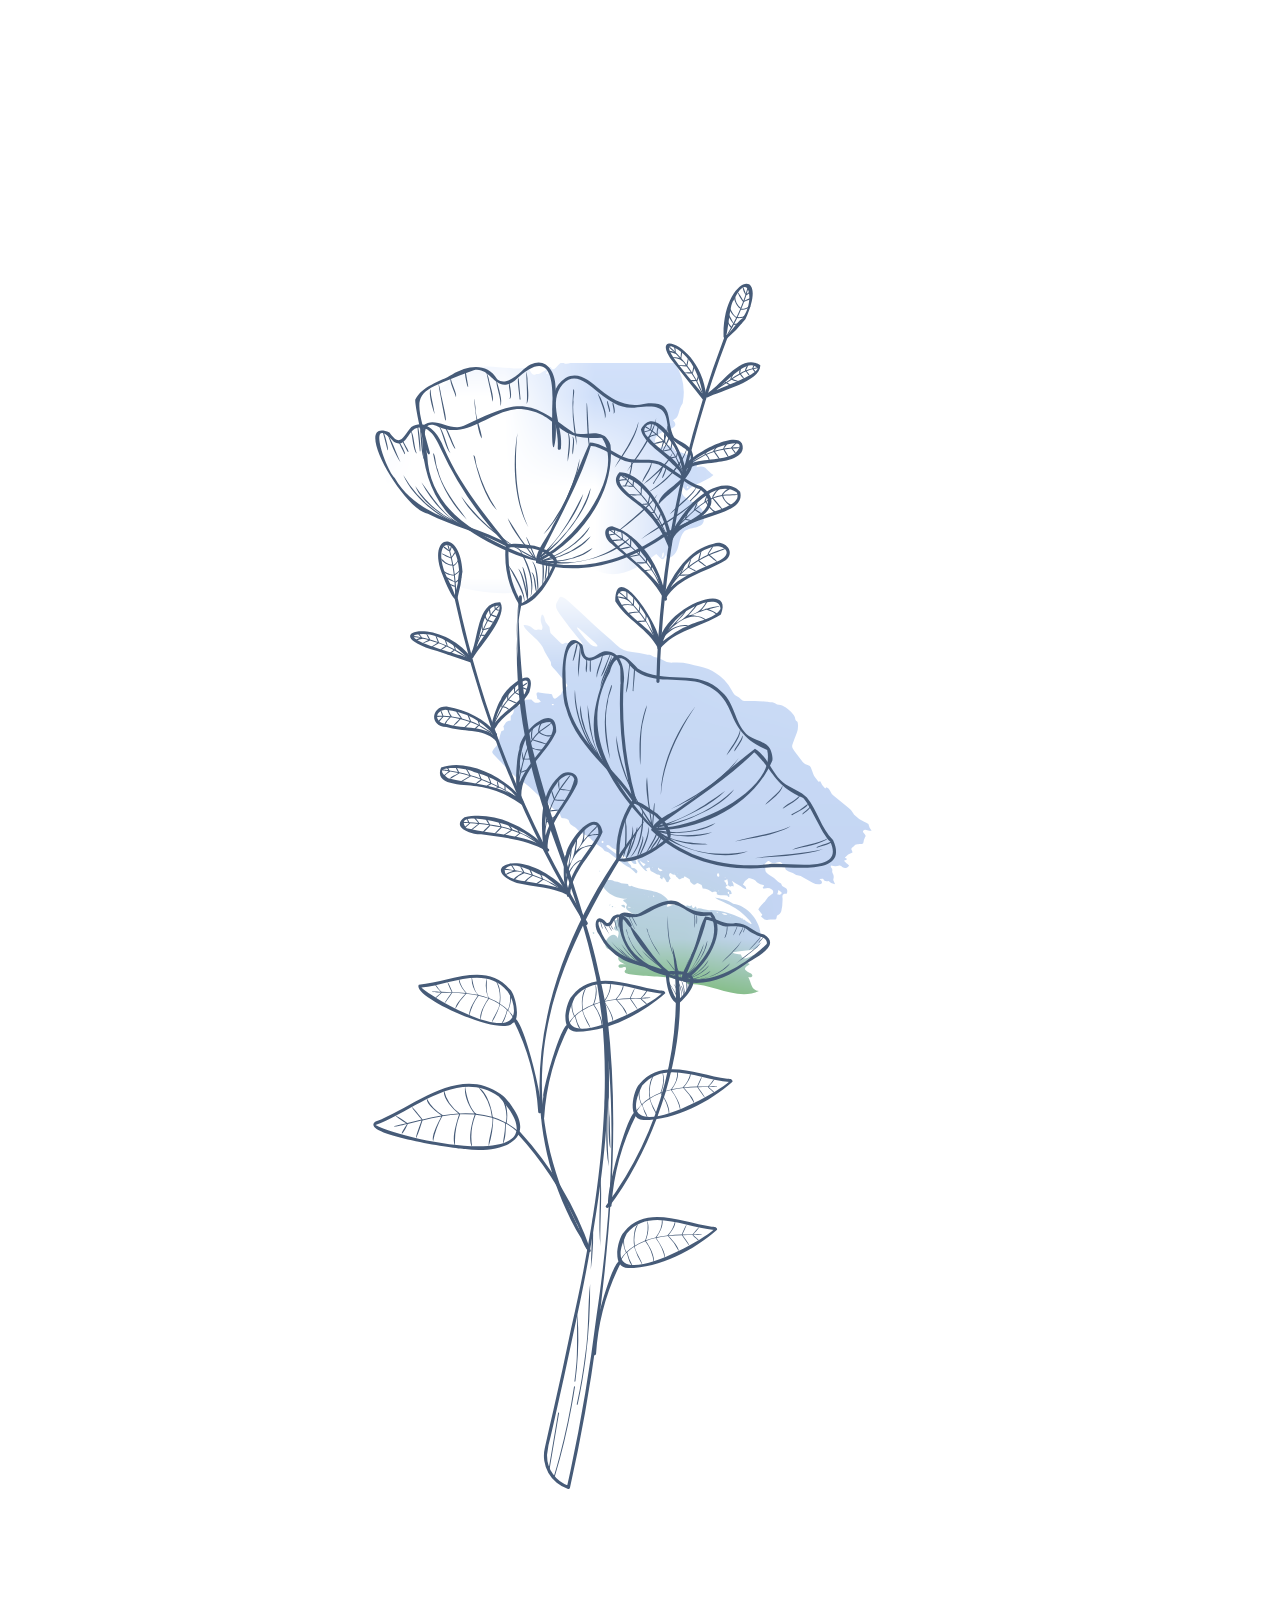
<file: flower.html>
<!DOCTYPE HTML>

<svg
        xmlns="http://www.w3.org/2000/svg"
        viewBox="0 0 397.332 500"
>
    <title>Artboard 1</title>
    <defs>
        <pattern id="watercolour" patternUnits="userSpaceOnUse" width="100%" height="100%">
            <image xlink:href="https://static.vecteezy.com/system/resources/previews/000/204/451/non_2x/vector-watercolour-texture.jpg" width="100%" height="100%"/>
        </pattern>
        <mask id="mask1">
            <path
                    id="mask1"
                    d="M169.913,113.225c.545-.5.584-.5.952.082,1.246,1.431,2.4-3.082,4.068-1.545,1.2.44,2.7-.725,4.318-1.038,1.054,1.215,1.917.8,2.181-.872a143.905,143.905,0,0,1,22.468.275c1.466,2.353,3.923-.433,5.382,1.04a16.925,16.925,0,0,1,2.808,13.059c-1.674,2.39-.711,4.146-3.028,5.4,1.965,2.086-.556,2.463-1.816,3.279-2.205.336-5.629,2.373-2.841,5.387,2.281-.4,4.046-1.919,5.331.959,2.426.237,7.911,2.826,6.688,5.107,3.1-.909,2.753.71,5.329,2.428-2.5,2.208-5.736,2.61-8.235,4.892-.659.306-1.828-2.45-2.413-1.345.829,6.2,7.955,3.868,7.593,10.172.406,3.487-4.639,2.383-6.319,4.266-2,2.585-.944,6.335-4.189,7.925-.809.53-1.016-.042-1.5-.67-.669,2.622-1.883.42-2.9-.393-5.984,4.579-12.5,8.925-20.273,4.487-3.3-.833-5.911,2.285-7.789,2.351,1.129-1.989-8.222,3.713-9.93,3.567-7.308,3.006-15.243,1.955-22.491.358-3.1-.076-1.067-5.7-3.83-5.333,3.977-3.516-3.327-4.478-5.294-4.544-2.555-.861-4.185-.2-6.662-2.268.488-1.237,1.521-1.432.018-2.231-1.369,5.142-3.352-2.75-5.775.214-1.222.909-.285-2.447-1.771-.853-.088-1.636,1.244-2.246-.461-3.159,1.317-.626-.1-1.99.937-3.092.486-1.131-.789-.158-1.163-1.548-1.815,2.689.6-3.172,1.257-.256,1.321.453.012-1.129,1.163-1.272.913-.808,1.72-1.8,2.682-2.528,2.445-2.9-5.811-1.43-5.028-5.25-.627-2.654-1.378-1.633.2-4.894-1.889-6.415,4.891-4.242,6.036-12.3,1.1-2.211,2.119-1.587,3.641-.48-.087-1.926,1.7.573,2.542-.377a5.475,5.475,0,0,0,.485-4.17c.862-2.53,1.393-.821,1.342-4.184,1.535-.8,2.462-2.258,1.18-4.176,2-.7,3.136-.9,3.17-3.191a6.026,6.026,0,0,0,4.428-2.013c1.025-.567,2.6,1.24,2.88-.754,3.38-1.825,8.483-.779,12.5-.581a17.933,17.933,0,0,0,5.333-.068c1.187.218,1.332,3.08,2.924,1.942,1.521.535,5.235-3.832,3.03,0C169.933,114.953,170.392,114.251,169.913,113.225Zm35.559,59.642c.73-.157.812-1.226.559-1.781C205.605,171.249,205.739,172.087,205.472,172.867ZM214,150.6c-.269-.307-.458-.407-.618-.022C213.377,151.141,213.8,150.973,214,150.6Zm-91.5,8.062c-.063.17-.094.369.084.343C122.7,158.822,122.736,158.716,122.5,158.663Zm3.309-7.559c-.2-.192-.339-.1-.438.148C125.565,151.4,125.722,151.4,125.81,151.1Zm.47,3.3c.081.045.184.136.187-.016C126.385,154.336,126.294,154.247,126.28,154.407Zm2.57,13.031c-.081-.045-.184-.134-.189.017C128.744,167.509,128.834,167.6,128.85,167.438Zm-1.575-15.386c.071-.021.082-.052.036-.131C127.239,151.942,127.229,151.974,127.275,152.052Zm34.93-38.448c-.051-.043-.1-.026-.089.049C162.157,113.709,162.2,113.679,162.205,113.6Zm-38.442,43.537c-.006.091,0,.1.059.052Zm1.219-.773c-.045.08-.021.07.041.066Zm86.962,7.622c-.015-.088-.063-.123-.107-.054C211.834,164.022,211.89,164.041,211.944,163.99Zm-89.773-13.352c.006-.092,0-.1-.06-.052Zm-.025,12.791c-.058.056-.071.069.009.1Z"
                    fill="#fff"
            />
        </mask>
        <mask id="mask2">
            <path
                    d="M231.058,286.284c6.023,4.626.479-1.809-2.807-3.522-1.581-1.19-5.3-2.335-5.984-3.169,1.4.323,4.246.709,5.7,2.018,5.669.6,10.955,8.717,7.635,13.731-1.2,1.414-12.7,1.146-5.217,2.153.985,3.056,3.633-.447,4.829.189-.066,1.651-4.56,1.618-2.352,2.68-.485.046.147-.046.258.226-1.265.959-2.587,1.473.1,2.719,1.35.567.774,1.812-.506,1.277,1.056,2.062.812,4.116,3.325,4.4-6.906,3.334-15.526-2.795-22.314-2.127-1.581-3.63-23.153-1.579-19.484-4.637.224-1.508-1.3-.217-2.111-.576-1-1.247,1.267-1.169,2.142-.939-5.611-2.222,1.3-3.027-5.93-5.065-2.119-1.745,2.033-6.618,3.4-3.118-.195-.756.964-2.6-.684-2.518-.553-.378-.892-1.045-.073-1.465.1-.557-.8-1.7.171-1.846,2.933-.39,2.44-2.348,5.263-1.871-.472-.775-2.927-1.271-1.875-2.773.29-1.172-2.871-1.51.22-2.036-6.666.284-11.212-6.91-4.557-5.782.428.541,1.353.181,1.915.627l-.01-.014c.729.546,1.951.343,2.818.546.074.774.483.772,1.035.5,3.558,1.81,9.3.793,11.712,4.82-.08.251-.294.229-.518.22-1.157.264.732.518-.079,1.268.147.991,1.606-.727,2.326-.142.9-.524,3.2-.315,3.731.338.206-.805,1.206.551,1.695-.416.915,2.605,1.188-1.188,1.743,1.391.209-1.048,3.109.586,4.262.176,3.307-.06,6.7,1.192,9.608,2.5.2.368.38-.032.623.237C230.69,286.8,231.563,286.809,231.058,286.284Zm-35.222-3.5c.349.454-.3-.429-.769-.256C194.342,282.8,195.507,282.824,195.836,282.784Zm-5.594-.4.1-.021C189.527,281.855,189.746,283.256,190.242,282.379Zm3.617.565c.532-.9-.458-1.524-1.149-.725Zm32.311,2.169c-.6-.61-.814-.667-1.833-.5A2.886,2.886,0,0,0,226.17,285.113ZM184.033,291.1c.372-.176.419-.517-.067-.579C183.542,290.576,183.9,290.858,184.033,291.1Zm18.93-12.125c-.23.135-.305.274-.05.4C203.286,279.44,203.225,279.112,202.963,278.979Zm19.783,5.336c.222.015.543.227.531-.057C223.04,284.185,222.911,284.02,222.746,284.315ZM185.88,271.33c.093.141.163.127.276.019C186.057,271.223,185.961,271.152,185.88,271.33Zm3.427,10.438c-.135.157-.381.2-.2.381C189.288,282.03,189.39,282.032,189.307,281.768Zm12.032-2.4c-.025.147.064.164.19.1C201.584,279.337,201.461,279.331,201.339,279.368Zm-10.572,3.518c.1.05.112,0,.114-.085C190.8,282.794,190.755,282.8,190.767,282.886Zm31.686-5.95c.027-.065.093-.165-.018-.18C222.293,276.827,222.326,276.882,222.453,276.936ZM227,285.448c-.139.046-.016.1.07.137C227.223,285.556,227.072,285.493,227,285.448Zm-21.092-6.736c.037.057.069.061.12.017C205.993,278.673,205.961,278.669,205.91,278.712ZM194.3,283.534l.07-.007C194.336,283.49,194.322,283.479,194.3,283.534Zm5.861-4.921c0,.074.044.112.107.066C200.293,278.609,200.235,278.583,200.164,278.613Zm-3.338,4.374c-.07-.025-.1-.026-.1.056C196.792,283.067,196.825,283.069,196.826,282.987Z"
                    fill="#fff"
            />
            <path
                    data-name="mask2"
                    d="M237.786,269.033a6.762,6.762,0,0,1,.3,2.094.927.927,0,0,0,.305.636,5.321,5.321,0,0,0,1.074.838,9.272,9.272,0,0,1,2.529,1.974,3.577,3.577,0,0,0,.9.536c0,.006.092.06.108.131a1.4,1.4,0,0,0,1.016,1.115c.884.3,1.114.931.849,1.895-.01.035-.055.061-.084.092s-.069.056-.107.061c-.35.049-.725-.121-1.031.256a1.254,1.254,0,0,0-.164,1.073,16.412,16.412,0,0,1-.405,4.231,1.455,1.455,0,0,1-.459.724,5.93,5.93,0,0,1-.817.587.71.71,0,0,0-.117.215c-.13.987-.214,1.062-1.132,1.061-.541,0-1.083,0-1.622.045a1.67,1.67,0,0,1-1.673-.576,3.08,3.08,0,0,0-.552-.466l.435-.529c-.417-.529-.824-1.046-1.279-1.622a2.621,2.621,0,0,1,.3-.609c.46-.543.954-1.057,1.431-1.586a3.69,3.69,0,0,0,.565-.673,5.514,5.514,0,0,1,1.923-1.934.876.876,0,0,0-.081-1.588,1.994,1.994,0,0,0-1.651-.335,6.025,6.025,0,0,1-.993.108c-.292-.424.264-.542.324-.881-.066-.065-.137-.2-.233-.22a3.838,3.838,0,0,1-1.819-.737c-.095-.081-.24-.123-.3-.221-.556-.929-1.551-.989-2.429-1.283a4.267,4.267,0,0,0-1.867,2.061c.5.364,1.024.7,1.04,1.489-.973-.1-1.446-.947-2.255-1.229a11.749,11.749,0,0,1-2.257-1.424c.557,1.2.557,1.2.524,1.783h.017a.933.933,0,0,0-1.1.134c-.295-.2-.48-.577-.912-.457.578-.661.095-1.282.043-1.96l-1.062.515c.243.406.776.6.651,1.143a.374.374,0,0,0-.083-.05.246.246,0,0,0-.077,0l.16.034.4.317-.6.525a1.332,1.332,0,0,0,.939.769c.766.145.943.676,1.02,1.4l-.77.123c0-.12,0-.241-.014-.361-.015-.187.044-.413-.22-.482a.127.127,0,0,0-.1.037.461.461,0,0,0,.026.645c.069.08.211.1.319.142l.041.809c-.483.171-.4-.251-.638-.445-.656-.021-1.4-.069-2.137-.061a3.165,3.165,0,0,1-1.175-.289c0-.258,0-.463,0-.678-.455-.459-.928-.082-1.44,0a4.886,4.886,0,0,0-2.99-1.17l-.328-1.072c-.2-.094-.429-.19-.647-.3s-.422-.237-.626-.354a2.969,2.969,0,0,0-.362.193c-.681.51-.909.5-1.477-.062a1.8,1.8,0,0,1-.669-1.277l-1.592-.956c-.114.181-.24.383-.367.584-.472-.183-.731.337-1.137.356-.114,0-.3-.037-.335-.112-.219-.486-.9-.556-1-1.145-.018-.1-.163-.18-.249-.269-.021-.07-.038-.141-.064-.208a.339.339,0,0,0-.065-.084c0,.046-.026.105-.006.135a.956.956,0,0,0,.152.153c-.158.026-.339.113-.47.065a4,4,0,0,1-.633-.379.378.378,0,0,0-.551.068.769.769,0,0,0-.145.562,6.356,6.356,0,0,0,.517.938c-.154.291-.521.322-.542.687a.5.5,0,0,1-.483.492c-.3.011-.376-.217-.479-.466a4.875,4.875,0,0,0-.569-.933c-.056-.078-.212-.084-.375-.142-.085.248-.16.468-.255.747l-.765-.629c.067-.145.234-.338.2-.488a.726.726,0,0,0-.393-.416,1.934,1.934,0,0,0-.608-.07h.02c-.473-.258-.943-.522-1.42-.772-.456-.239-.85-.487-.833-1.116.008-.273-.292-.382-.568-.273-.257.1-.507.224-.788.349l.548.825c-.318-.082-.512-.074-.611-.167a15.829,15.829,0,0,1-1.391-1.411,13.836,13.836,0,0,1-1.039-1.54.717.717,0,0,1,.12-.82l.6.492a2.33,2.33,0,0,0,.178.7c.26.407.583.773.884,1.16a1.426,1.426,0,0,0,.672-.695,7.3,7.3,0,0,1-.907-.45,9.773,9.773,0,0,1-.843-.71.582.582,0,0,0-.583-.481c-.209-.131-.427-.249-.625-.4-.152-.113-.017-.635-.421-.362-.29.2.035.422.1.641.159.507.267,1.032.412,1.613-.186.055-.363.17-.476.127-.3-.116-.72-.232-.827-.471a2.33,2.33,0,0,0-1.575-1.3,1.3,1.3,0,0,1-.435-.239c-.659-.558-1.285-1.159-1.97-1.683a4.921,4.921,0,0,0-2.011-1.177,1.616,1.616,0,0,1-.609-.373c-.26-.2-.485-.453-.752-.645a.814.814,0,0,0-.47-.122.409.409,0,0,0-.291.194.523.523,0,0,0,.015.345.38.38,0,0,0,.168.176c1.515.94,2.795,2.212,4.353,3.094a1.634,1.634,0,0,1,.653.554,1.719,1.719,0,0,0,1.464.9c.244.316.393.663.655.813.437.25.432.668.549,1.071a3.736,3.736,0,0,1,.947.194,2.491,2.491,0,0,1,.751.643.714.714,0,0,1,.152.551c-.037.16-.248.281-.4.435-.443-.417-.826-.787-1.221-1.145a5.9,5.9,0,0,0-.765-.633,22.745,22.745,0,0,1-2.112-1.31,18.993,18.993,0,0,0-1.962-1.511,23.5,23.5,0,0,1-2.166-1.671,2.048,2.048,0,0,0-1.2-.609.975.975,0,0,1-.775-.548,2.943,2.943,0,0,0-.686-.705c-.526-.4-1.08-.755-1.623-1.129a1.689,1.689,0,0,1-.2-.137c-2.123-1.987-1.888-1.993-4.366-3.333a4.429,4.429,0,0,1-1.54-1.235,4.286,4.286,0,0,0-.83-.722c-.128-.1-.286-.166-.425-.258-.97-.639-.98-.655-1.363-1.851a2.069,2.069,0,0,0-1.566-.577.768.768,0,0,1-.919-.647,2.185,2.185,0,0,0-1.433-1.6,1.713,1.713,0,0,1-.666-.523,3.465,3.465,0,0,0-.886-.846,2.2,2.2,0,0,1-.723-.828,3.571,3.571,0,0,0-1.809-1.652,6.331,6.331,0,0,1-1.924-1.5,41.246,41.246,0,0,0-4.5-3.9,3.346,3.346,0,0,0-.541-.306,7.046,7.046,0,0,1-1.886-1.41,4.425,4.425,0,0,0-1.257-1,1.776,1.776,0,0,1-.733-.653,25.7,25.7,0,0,0-2.994-3.327c-.581-.649-1.2-1.264-1.788-1.906-.47-.515-.487-.738-.1-1.321a4.05,4.05,0,0,1,.693-.888,3.6,3.6,0,0,0,1.215-2.517,17.18,17.18,0,0,1,.667-2.5l.768-.3a1.583,1.583,0,0,0-.133-1.195c.265-.4.546-.806.817-1.222.339-.52.909-.543,1.5-.7,0-.439,0-.887.008-1.4a2.125,2.125,0,0,0,.931-2.138.925.925,0,0,1,.837-1.062,8.686,8.686,0,0,1,1.016-.065l1.932-1.831,1.764-.091c1.109,1.225,1.223,1.255,3.008.8-.326-.391-.513-.881-1.113-.908-.035-.273-.06-.548-.109-.82-.036-.2-.123-.4-.149-.6-.058-.46.205-.752.651-.69.74.1,1.473.259,2.212.367.61.089,1.225.142,1.965.225.065.177.159.486.288.78.309.707.787.784,1.343.253.3-.288.635-.543.952-.815.126-.109.33-.212.355-.342.218-1.171,1.411-1.6,1.931-2.648a5.371,5.371,0,0,0-.4-.664q-1.038-1.319-2.107-2.612c-.5-.606-1.038-1.185-1.554-1.78-.3-.345-.6-.687-.873-1.055a.848.848,0,0,1-.2-.559,1.673,1.673,0,0,0-.348-1.167c-.541-.932-1.088-1.86-1.631-2.791a1.379,1.379,0,0,1-.17-.333,6.266,6.266,0,0,0-1.208-2.147,11.1,11.1,0,0,0-2.148-2.228,8.2,8.2,0,0,1-.736-.672c-.557-.557-1.1-1.127-1.659-1.684a2.135,2.135,0,0,1-.737-1.294,2.931,2.931,0,0,1,2.122.483c.312.206.59.463.905.661a1.5,1.5,0,0,0,1.51.285c.293-.123.711.06,1.132.111a1.65,1.65,0,0,0,.07-1.647,3.859,3.859,0,0,1-.155-2.805,2.289,2.289,0,0,1,.251-.389c.167.133.378.219.444.37a5.942,5.942,0,0,1,.384,1.185,2.362,2.362,0,0,0,.68,1.3,2.574,2.574,0,0,1,.91,1.976,2.006,2.006,0,0,0,.681,1.434c.852.848,1.711,1.688,2.567,2.532a.977.977,0,0,0,1.343.22c.44-.286.879-.111,1.331-.04,1.315.207,2.635.384,3.954.558a1.816,1.816,0,0,0,.518-.111,8.272,8.272,0,0,0-1.5-2.047c-1.82-2.161-3.524-4.41-5.17-6.705-.459-.641-.924-1.279-1.331-1.953a2.667,2.667,0,0,1-.049-2.855c.207-.366.4-.744.622-1.1a.654.654,0,0,1,.863-.314,4.431,4.431,0,0,1,1.071.61c.714.569,1.4,1.172,2.082,1.781,1.207,1.079,2.411,2.162,3.6,3.264,1.611,1.5,3.2,3.017,4.808,4.515.638.593,1.313,1.147,1.964,1.727,1.209,1.077,2.462,2.11,3.6,3.255a7.768,7.768,0,0,0,4.9,2.185,22.355,22.355,0,0,1,4.546.79,1.4,1.4,0,0,0,.616.07,1.439,1.439,0,0,1,1.059.28,3.8,3.8,0,0,0,1.508.546,3.9,3.9,0,0,1,1.6.651,5.454,5.454,0,0,0,3.4.984,17.45,17.45,0,0,1,5.331.413c1.948.574,4,.768,5.882,1.6a15.735,15.735,0,0,1,2.307,1.223,13.228,13.228,0,0,1,5.019,5.407c.174.375.439.706.649,1.064a2.1,2.1,0,0,0,.9.821,4.05,4.05,0,0,1,1.487,1.106,1.152,1.152,0,0,0,.987.443c.668,0,1.339.038,2-.02a26.435,26.435,0,0,1,5.117.259c.166.017.329.055.494.074.743.087,1.59-.014,2.166.475.647.549,1.465.288,2.1.65a9.665,9.665,0,0,1,3.628,2.964,2.7,2.7,0,0,1,.408.765c.117.48.087,1.005.677,1.23.107.041.171.28.192.436a6.006,6.006,0,0,1-.338,3.328c-.486,1.111-.872,2.267-1.293,3.406a1.614,1.614,0,0,0,.125,1.448c.281.46.6.9.919,1.332q.858,1.146,1.743,2.268a3.266,3.266,0,0,0,2.142,1.573.993.993,0,0,1,.816.692c.275.7.519,1.407.8,2.1a4.373,4.373,0,0,0,.466.862c.351.5.736.976,1.137,1.5l.569-.165a5.743,5.743,0,0,0,1.535,2.31l.422-.408a2,2,0,0,1,1.155,1.236,3.139,3.139,0,0,0,1.113,1.455c1.549,1.25,3.082,2.52,4.62,3.784a4.722,4.722,0,0,1,1.611,1.862,1.072,1.072,0,0,0,.3.4,10.267,10.267,0,0,0,3.025,2.152,11.753,11.753,0,0,1,1.35.7,9.62,9.62,0,0,0,.387,1.14,7.073,7.073,0,0,0,.631.9,2.533,2.533,0,0,1-.7.1c-.445-.091-.874-.265-1.321-.342a.76.76,0,0,0-.551.194.517.517,0,0,0-.034.69,2.593,2.593,0,0,0,.248.279c.581.689.6.7.147,1.5a3.324,3.324,0,0,0-.338,1.2.625.625,0,0,1-.658.629c-.373.04-.751.035-1.126.056a1.376,1.376,0,0,0-1.293.626.834.834,0,0,1-.272.259.83.83,0,0,0-.275,1.2,3.086,3.086,0,0,1,.149.542,4.553,4.553,0,0,0-2.43,1.652c.182.247.633-.024.657.5l-.908.384c.285.293.521.56.782.8s.561.468.833.692c-.561.867-1.339,1.076-2.022.591-.167-.119-.282-.318-.458-.416a.843.843,0,0,0-.576-.139,4.338,4.338,0,0,1-2.533.007c-.311.3-.138.526.007.711a1.025,1.025,0,0,1,.275,1.025,1.055,1.055,0,0,0,.139.7,2.035,2.035,0,0,1,.254,1.68,1.042,1.042,0,0,0,.107.843c.141.282.254.579.4.925a3.175,3.175,0,0,1-2.043-1.05,1.422,1.422,0,0,1-1.763-.693l-1.146.092c.285.261.459.414.625.575a.638.638,0,0,1,.149.694c-.088.28-.314.35-.584.386a3.634,3.634,0,0,1-2.287-.462c-.944-.52-1.867-1.08-2.814-1.6a4.772,4.772,0,0,0-1.962-.755,1.8,1.8,0,0,1-.792-.328,6.678,6.678,0,0,0-1.348-.623,6.319,6.319,0,0,1-1.488-.829c-.158-.113-.206-.439-.221-.675a.946.946,0,0,0-.461-.829,1.234,1.234,0,0,1-.392-.3c-.459-.664-1-.675-1.743-.42a2.063,2.063,0,0,1-1.979-.127c-.734-.524-.762-.482-1.466.146-.156.14-.324.268-.486.4-.073.021-.148.036-.219.063a.382.382,0,0,0-.087.071c.049,0,.111.032.143.011A.99.99,0,0,0,237.786,269.033Zm4.6,9.715c.359-.083.76-.106.849-.65a3.668,3.668,0,0,0-1.084-.837,6.533,6.533,0,0,1-.112.7,5.845,5.845,0,0,1-.253.616l.62.174ZM178.8,194.737a5.356,5.356,0,0,0,.319.621c.726.959,1.425,1.94,2.2,2.857a26.525,26.525,0,0,0,1.922,1.946,2.547,2.547,0,0,0,1.5.551.474.474,0,0,0,.579-.263,7.227,7.227,0,0,0-.676-.813q-2.632-2.378-5.291-4.726C179.271,194.839,179.129,194.837,178.8,194.737Zm26.99,76.286c-.351-.151-.569-.262-.8-.338-.25-.082-.233-.555-.617-.449-.191.481.095.745.386.967S205.374,271.348,205.789,271.023Zm17.33,1a.7.7,0,0,0-.163.836.331.331,0,0,0,.651-.075,1.773,1.773,0,0,0-.189-.683C223.389,272.035,223.211,272.042,223.119,272.021Zm-35.927-10.029a.367.367,0,0,0-.576-.009.334.334,0,0,0,.018.32.33.33,0,0,0,.53,0A.772.772,0,0,0,187.192,261.992Zm13.774,5.979-.081.185a1.218,1.218,0,0,0,.265.21c.128.054.293.163.413-.139ZM170.9,218.978c.155.31.4.187.633.131a.134.134,0,0,0,.068-.094c0-.032-.016-.1-.038-.1C171.334,218.857,171.1,218.7,170.9,218.978Zm25.577,48.544-.321.024c.006.038.008.107.019.108.111.015.223.019.335.026Zm26.9,9.94-.2-.078c.007.072-.009.163.028.21s.131.057.2.083Zm-20.759-7.392a1.245,1.245,0,0,0-.028.18c0,.008.08.036.093.023a1.086,1.086,0,0,0,.117-.157Zm19.448,6.977.074.124.032-.087Zm3.311-3.641a.757.757,0,0,0,.1-.024c-.007-.067-.022-.132-.035-.2a.663.663,0,0,0-.1.026A1.643,1.643,0,0,0,225.375,273.406Zm3.205-2.548-.071.063.084.035Zm-7.676,5.457-.095-.007.04.09Zm-10.511-4.158c.028.009.061.032.081.024s.025-.05.037-.076c-.028-.009-.061-.031-.082-.023S210.4,272.131,210.393,272.157Zm-3.273-1.184-.094-.006.039.087Zm-4.528-3.215-.03-.089-.06.055Zm-7.17-1.016c.028-.016.074-.027.08-.048s-.025-.057-.039-.086c-.028.016-.075.027-.08.048S195.407,266.713,195.422,266.742Zm-31.969-71.785.079.019-.031-.076Z"
                    fill="#fff"
            />
        </mask>
        <filter id="sketch-0">
            <feTurbulence id="turbulence" baseFrequency="0.05" numOctaves="3" result="noise" seed="0"/>
            <feDisplacementMap id="displacement" in="SourceGraphic" in2="noise" scale="1" />
        </filter>
        <filter id="sketch-1">
            <feTurbulence id="turbulence" baseFrequency="0.05" numOctaves="3" result="noise" seed="1"/>
            <feDisplacementMap in="SourceGraphic" in2="noise" scale="2" />
        </filter>
        <filter id="sketch-2">
            <feTurbulence id="turbulence" baseFrequency="0.05" numOctaves="3" result="noise" seed="2"/>
            <feDisplacementMap in="SourceGraphic" in2="noise" scale="1" />
        </filter>
        <filter id="sketch-3">
            <feTurbulence id="turbulence" baseFrequency="0.05" numOctaves="3" result="noise" seed="3"/>
            <feDisplacementMap in="SourceGraphic" in2="noise" scale="2" />
        </filter>
        <filter id="sketch-4">
            <feTurbulence id="turbulence" baseFrequency="0.05" numOctaves="3" result="noise" seed="4"/>
            <feDisplacementMap in="SourceGraphic" in2="noise" scale="1" />
        </filter>
    </defs>
    <path
            mask="url(#mask1)"
            class="path"
            pathLength="1"
            d="M86.346,128.409s142.229-13.231,136.332-9.342-135.206,25.156-130.7,30.72,149.905-6.405,142.527-1.265-99.714,29.6-113.237,36.8"
            fill="none"
            stroke="url(#watercolour)"
            stroke-miterlimit="10"
            stroke-width="34"
    />
    <path
            mask="url(#mask2)"
            class="path"
            pathLength="1" d="M168.872,180.321s120.75,73.041,113.993,80.945S175.03,209.684,161.654,210.907s39.611,61.864,80.13,67.666,10.365,4.484,10.365,4.484-84.924-3.486-77.442.477,57.614,20.724,68.526,27.113"
            fill="none"
            stroke="url(#watercolour)"
            stroke-miterlimit="10"
            stroke-width="34"
    />

    <g id="illustration">
        <g id="frond">
            <path
                    d="M204.809,211.742A322.8,322.8,0,0,1,226.2,103.6c.229-.6-.737-.862-.964-.266a334.388,334.388,0,0,0-12.686,41.089,314.655,314.655,0,0,0-8.736,67.317A.5.5,0,0,0,204.809,211.742Z"
                    fill="#465b78"
            />
            <g>
                <path
                        d="M225.744,103.458c2.251-1.7,6.061-6.538,5.623-5.849,7.573-17.56-6.682-10.952-5.937,5.789"
                        fill="none"
                />
                <path
                        d="M226,103.889a43.334,43.334,0,0,0,5.656-5.915l-.606-.078h0a2.516,2.516,0,0,1-.112-.541c-.34.549.522,1.049.863.5,7.949-17.34-7.307-13.638-6.868,5.536,1.371,2.866,1.65-10.166,3.144-11.458,4.873-10.271,6.789.65,2.861,5.417l.863.5a.523.523,0,0,0-.043-.671h0c-2.408.548-3.844,4.5-6.263,5.84-.5.387-.005,1.256.5.864Z"
                        fill="#465b78"
                />
            </g>
            <g>
                <path
                        d="M219.712,121.927c5.31-2.479,13.365-4.083,16.458-9.089-5.289-4.248-11.85,6.578-16.473,8.931"
                        fill="none"
                />
                <path
                        d="M219.845,122.409c4.1-2.1,16.758-5.082,16.649-10.138-6.335-3.954-11.931,6.357-17.05,9.075-.538.349-.037,1.215.5.864,3.573-1.74,12.3-13.437,15.7-8.92-.743,2.952-19.038,8.213-15.8,9.133Z"
                        fill="#465b78"
                />
            </g>
            <g>
                <path
                        d="M219,122c.15-10.313-14.856-22.336-10.86-12.738l10.736,13.626"
                        fill="none"
                />
                <path
                        d="M219.5,122c-1.391-16.046-18.416-21.827-10.717-11.121,3.182,4.036,6.573,8.344,9.741,12.363.4.5,1.1-.207.707-.707-.184-1.143-14.553-16.063-10.755-16.184,5.953,2.065,9.189,9.7,10.029,15.649.067.634,1.068.641,1,0Z"
                        fill="#465b78"
                />
            </g>
            <g>
                <path
                        d="M212.89,144.618c2.115-5.718,23.816-12.842,15.937-4.136-4.571,2.694-10.66,1.3-15.34,3.794"
                        fill="none"
                />
                <path
                        d="M213.244,144.972c1.456-4.835,22.082-12.529,15.408-4.974-4.707,2.75-10.638,1.283-15.425,3.847-.571.3-.066,1.161.5.863,2.609-1.361,5.595-1.526,8.462-1.871,3.12-.388,10.229-1.4,8.532-5.95-2.881-4.892-22.072,7.433-17.489,8.085Z"
                        fill="#465b78"
                />
            </g>
            <g>
                <path
                        d="M212.643,146.423c.358-4.4-8.639-21.892-13.2-13.945-.174,2.745,9.006,9.275,10.515,11.28,1.2,1.122,2.508,2.576,2.136,4.175"
                        fill="none"
                />
                <path
                        d="M213.143,146.423c.18-5.2-9.173-23.051-14.193-13.946,1,4.51,7.09,7.471,9.945,10.962,1.16,1.086,3.072,2.546,2.724,4.361-.12.628.843.9.965.265-.42-5.741-7.727-8.615-11.043-12.886-2.993-2-1.1-5.569,2.152-3.84a23.229,23.229,0,0,1,8.454,15.081c.035.64,1.035.645,1,0Z"
                        fill="#465b78"
                />
            </g>
            <g>
                <path
                        d="M208.462,166.926c4.46-7.324,13.905-6.965,20.375-11.227a2.629,2.629,0,0,0-1.255-4.766c-8.908-1.546-15.347,7.9-18.646,14.972"
                        fill="none"
                />
                <path
                        d="M208.892,167.178c3.339-8.323,23.367-6.883,21.257-15.133-4.129-4.381-11.014-.495-14.425,3.028-1.387.931-9.585,11.665-6.354,11.079a31.714,31.714,0,0,1,5.67-8.934c3.2-3.657,9.192-8.317,14.008-4.961,3.051,6.052-17.964,6.411-21.017,14.413-.353.539.512,1.041.863.5Z"
                        fill="#465b78"
                />
            </g>
            <g>
                <path
                        d="M208.128,168.669c2.518-8.925-19.273-31.532-15.932-18.7,5.606,6.148,13.351,10.742,15.873,19.269"
                        fill="none"
                />
                <path
                        d="M208.628,168.669c.4-7.568-8.351-22.742-16.413-22.705-4.412,4.573,5.464,9,8.036,12.134a31.279,31.279,0,0,1,7.335,11.255c3.139,1.289-3.394-8.571-4.385-9.516-1.723-3.7-13.76-9.052-10.438-12.995,8.211,2.541,14.611,13.295,14.867,21.826a.5.5,0,0,0,1,0Z"
                        fill="#465b78"
                />
            </g>
            <g>
                <path
                        d="M206.285,185.527c4.134-7.212,12.93-8.376,19.32-12.6,2.434-2.445-.981-5.057-3.57-4.072-7.9,1.674-12.285,9.175-15.591,15.894"
                        fill="none"
                />
                <path
                        d="M206.717,185.78c4.09-6.943,12.467-8.262,18.853-12.148,3.41-2.6-.364-6.571-3.765-5.238-8,1.715-12.408,9.316-15.792,16.1-.294.571.568,1.078.864.5,3.068-5.951,6.64-12.767,13.382-15.144,3.489-2.087,8.585,1.031,3.546,3.715-6.41,3.147-14.058,5.151-17.95,11.7a.5.5,0,0,0,.864.5Z"
                        fill="#465b78"
                />
            </g>
            <g>
                <path
                        d="M206.267,185.32c-1.092-8.557-7.222-17.633-14.97-21.607-3.142-1.489-4.071,2.472-1.565,4,6,5.682,13.284,10.418,16.961,18.09"
                        fill="none"
                />
                <path
                        d="M206.767,185.32c-1.385-9.009-7.767-19.724-16.843-22.387-3.43.238-2.254,4.256-.121,5.543,5.848,5.479,12.909,10.152,16.455,17.589.277.58,1.139.074.864-.5-2.029-7.7-19.79-17.494-18.157-21.276,5.314-1.026,9.23,5.93,12.231,9.551a23.815,23.815,0,0,1,4.568,11.493C205.818,185.978,206.82,185.971,206.767,185.32Z"
                        fill="#465b78"
                />
            </g>
            <g>
                <path
                        d="M204.452,201.279c4.368-5.31,11.181-7.153,17.257-9.755,11.015-7.869-13.618-8.024-16.869,9.371"
                        fill="none"
                />
                <path
                        d="M204.805,201.634c4.824-6.187,13.1-7,19.289-11.011,4.514-11.06-18.953-2-19.731,10.138-.141.627.823.9.964.266a18.675,18.675,0,0,1,12.528-13.717c1.922-.751,6.117-1.511,6.111,1.6-2.222,3.474-7.5,3.579-10.9,5.63-1.5.209-11.592,6.788-8.265,7.09Z"
                        fill="#465b78"
                />
            </g>
            <g>
                <path
                        d="M204.59,200.745a30.369,30.369,0,0,0-8.754-16.561c-3.726-3.973-6.623,1.16-3.1,4.068,3.948,4.389,9.392,7.571,12.077,12.828"
                        fill="none"
                />
                <path
                        d="M205.072,200.612c.949-5.078-14.187-28.123-14.181-14.166,3.459,5.807,10.435,8.708,13.486,14.886.3.572,1.161.067.865-.5-2.817-6.649-11.648-9.34-13.653-16.1,2.139-4.976,7.73,4.318,9.058,6.485C202.179,192.143,204.2,203.75,205.072,200.612Z"
                        fill="#465b78"
                />
            </g>
            <path
                    d="M192.081,183.385c.809.629,1.583,1.3,2.338,1.994.1-.068-.28-3.073.294-2.255h0c-.022.058.047,2.47-.015,2.513q.918.86,1.783,1.776c0-3.313.617-2.006.258.292.534.578,1.07,1.156,1.549,1.782l.3-2.011c.655-.739-.119,2.283-.045,2.334.624.786,1.211,1.6,1.775,2.43.086-.107.093-2.031.42-1.881.278-.014-.212,2.119-.168,2.243a36.229,36.229,0,0,1,3.619,6.958c2.472-3.875,6.321-6.579,8.926-10.378.318.988-2.356,2.968-3.1,4.2a17.208,17.208,0,0,0,6.77-6.693c.616.7-2.152,3.288-2.892,4.268a7.819,7.819,0,0,0,5.91-5.066c.871.164-1.351,2.923-1.924,3.52a12.911,12.911,0,0,1,1.392-.465c-.013-.228.241-.159.375-.1,4.028-1.246,6.261-1.123.535.146.632.19,3.621,1.452,2.852,1.878a8.5,8.5,0,0,0-3.4-1.721c-.845.2-1.743.592-2.5.82a23.19,23.19,0,0,0-2.291.955c1.2,0,4.918.754,4.679,1.776-4.087-3.287-8.451-.071-11.509,2.709a7.48,7.48,0,0,0-.55.53c1.421-1.308,5.664-2.786,6.559-1.52-5.654-1.408-9.527,6.073-8.315,3.5-.542.528-.845,1.472-1.428,1.849.446,2.148-2.928-6.173-3.891-6.915-3.1.36-4.485-.14-.2-.289q-.865-1.292-1.827-2.512a9.463,9.463,0,0,0-3.563.555c-.439-.727,2.637-.848,3.343-.826-.522-.646-1.058-1.28-1.619-1.891a7.22,7.22,0,0,0-3.843.137c-.416-.786,2.8-.664,3.513-.483-1.159-1.869-3.236-2.064-5.06-2.351.739-.435,2.028.067,2.9.228C193.725,184.9,191.341,183.573,192.081,183.385Z"
                    fill="#465b78"
            />
            <path
                    d="M189.171,163.879c.438.322.872.65,1.307.976.16-1.82.611-1.045.273.2q1.131.851,2.245,1.732c.084-.482-.523-2.552.127-2.143-.026.082.249,2.309.155,2.371q1.167.927,2.3,1.9c-.093-4.057.6-2.769.277.254.833.73,1.661,1.477,2.433,2.275.406-3.038.848-2.112.258.259.718.738,1.4,1.515,2.052,2.31-.163-2.672.436-1.4.313.385.411.514.793,1.049,1.173,1.585.14-2.449.6-1.318.267.36.038.054.081.1.119.16a.125.125,0,0,1,.08.121c1.381,2.238,3.076,4.958,3.263,7.5-1.044-2.318-1.847-5.168-3.508-7.337-.055-.106-3.306.6-2.477-.072l2.208-.2.01-.111a21.269,21.269,0,0,0-1.41-1.873c-.05-.12-3.66.347-2.806-.269l2.565-.029c-.625-.756-1.27-1.494-1.952-2.2-3.41.885-5.137.644-.253-.253-.779-.792-1.583-1.562-2.415-2.3-3.368,1.145-5.072.586-.216-.179-.791-.7-1.591-1.378-2.421-2.024,0,.032-3.23.3-3.248.313-.858-.537,2.888-.442,2.924-.57q-.963-.757-1.938-1.5c-.123-.04-2.509.539-2.484.255-.17-.317,2.062-.419,2.153-.505C190.26,164.911,188.522,164.141,189.171,163.879Z"
                    fill="#465b78"
            />
            <path
                    d="M212.8,174.963a10.225,10.225,0,0,1-1.146,2.534,19.067,19.067,0,0,1,1.918-1.639c.8-2.772,1.954-4.181.418-.337a34.186,34.186,0,0,1,3-2.047c.755-3.45,1.656-4.513.373-.227.85-.5,1.728-.955,2.62-1.378-.424-.059,1.5-2.623,1.456-2.752.97-.43-1.266,2.453-1.18,2.548.022.014.041.033.063.047,6.365-2.628,7.844-2.428.283.214,3.481,2.741,2.795,2.9-.307.141a32.7,32.7,0,0,0-3.039,1.587v.011c3.728,2.624,2.7,2.672-.278.158a32.657,32.657,0,0,0-2.854,1.957c3.676,1.723,2.549,1.816-.255.206-.857.671-1.684,1.378-2.47,2.13,5.286-.24,4.028.331-.307.316-6.283,7.608-6.442,6.927-.324-.117a.153.153,0,0,1,.128-.166C211.509,177.685,212.459,174.387,212.8,174.963Z"
                    fill="#465b78"
            />
            <path
                    d="M192.807,146.664c.456.372.9.765,1.337,1.154.054-.326-.17-1.748.315-1.235h0a8.906,8.906,0,0,1-.06,1.449c.671.6,1.319,1.222,1.956,1.855.261-3.51.659-1.856.274.269l.052.051a.149.149,0,0,1,.173.173c.694.705,1.358,1.438,2.01,2.183.177-.523-.185-2.675.441-2.3l-.161,2.621.042.048a.143.143,0,0,1,.139.164c.65.734,1.261,1.492,1.838,2.29.628-3.377.939-2.365.245.323l.025.033a.127.127,0,0,1,.122.161c.531.723,1.036,1.463,1.53,2.211.733-3.878,1.093-2.479.209.324.41.631.8,1.274,1.182,1.921.83-2.563,1.033-1.445.2.323.345.595.666,1.2.986,1.812,1.313-2.347,1.288-1.218.166.3.575,1.6,2.818,4.814,2.24,5.833a50.409,50.409,0,0,0-3.569-7.649V161c-.108.166-.28,0-.41-.047-.225-.191-.811.053-.923-.251.191-.366.864-.063,1.172.059l.013-.038c-.389-.673-.776-1.357-1.212-2-1.866.047-2.559-.389-.212-.324-.521-.8-1.059-1.582-1.624-2.347-2.451.354-3.758-.121-.216-.284-.649-.865-1.32-1.712-2.021-2.536-.1-.108-4.052.113-3.95-.25-.15-.349,3.622.024,3.7-.057-.721-.828-1.453-1.645-2.235-2.414-.091-.083-3.6.083-3.463-.241-.109-.353,3.053.016,3.15-.067-.6-.593-1.212-1.175-1.839-1.74a6.152,6.152,0,0,0-2.491.292c-.567-.55,1.652-.607,2.123-.608C193.81,147.768,192.06,146.8,192.807,146.664Z"
                    fill="#465b78"
            />
            <path
                    d="M213.628,158.3c.777-.67-.423,1.76-.4,1.818.746-.741,1.5-1.47,2.281-2.175h0c.1-.067.9-2.644,1.163-2.394.264.06-.666,1.807-.657,1.934a24.1,24.1,0,0,1,2.92-2.208c-.063-.633,1.167-3.458,1.569-2.62a4.394,4.394,0,0,0-1.2,2.286.111.111,0,0,1,.106.049,13.23,13.23,0,0,1,2-1.008c-.353-.609,2.486-4.024,2.578-3.065a7.855,7.855,0,0,0-2.386,2.99,15.668,15.668,0,0,1,2.784-.823c.076-.569,2.431-2.662,2.457-1.8a5.615,5.615,0,0,0-2.119,1.734c5.921-.488,6.982.129.07.29a4.533,4.533,0,0,0,2.435,2.792c-.349.956-2.7-1.868-2.738-2.738a15.474,15.474,0,0,0-2.713.783c4.526,5.092,3.108,4.508-.281.12a13.758,13.758,0,0,0-1.942.973,7.362,7.362,0,0,0,3.392,3.353c-.727.765-3.184-2.135-3.647-3.2a23.405,23.405,0,0,0-3.08,2.3c3.707,2.129,2.951,2.391-.235.2-.99.877-1.938,1.809-2.874,2.741,3.96.72,2.3.962-.252.253-5.938,5.776-5.981,5.016-.094-.332C212.95,159.8,213.373,159.057,213.628,158.3Z"
                    fill="#465b78"
            />
            <path
                    d="M219.016,140.334c-.464.011,1.318-2.172,1.425-1.887.248.124-1.23,1.69-1.253,1.813a21.968,21.968,0,0,1,2.53-.947c-.2-.073,1.526-2.1,1.533-2.178.136-.138.348.075.212.212l-1.411,1.856a26.8,26.8,0,0,1,2.753-.671c.821-1.924,2.508-2.724.261-.044a15.918,15.918,0,0,1,2.195-.283c-.013-.136,1.719-1.769,1.762-1.868.135-.138.347.073.213.212l-1.567,1.618c2.858-.293,3.358.306.116.292,2.136,2.734.948,2.072-.345.024-.743.062-1.482.158-2.217.281,2.3,3.5,1.348,3.19-.306.063a20.263,20.263,0,0,0-2.695.638c2.794,3.774,1.836,3.438-.307.088-.791.247-1.568.535-2.332.854.407.187,1.49,1.96.71,1.7a2.675,2.675,0,0,0-1.011-1.573C211.822,144.867,211.819,144.217,219.016,140.334Z"
                    fill="#465b78"
            />
            <path
                    d="M200.313,131.4q.8.468,1.573.992c.387-2.835.863-1.931.251.178.614.427,1.2.885,1.783,1.36h.015c-.1-.428.231-3.109.683-2.307a5.1,5.1,0,0,0-.369,2.57,26.913,26.913,0,0,1,2,1.881l.066-.008c-.363-4.322.38-2.71.3.4.585.634,1.129,1.3,1.653,1.987.263-.544.189-2.959.776-2.482-.021.034-.5,2.778-.544,2.789.525.7,1.007,1.441,1.464,2.191l.063-.012c.8-3.513,1.1-1.622.13.346,3.448,6.766,2.818,6.909-.322,0-2.663.7-3.455.259-.171-.271a17.257,17.257,0,0,0-1.413-2.077c-3.5.919-4.6.548-.2-.264a28.19,28.19,0,0,0-1.93-2.281c-3.7.961-4.425.607-.26-.267-.647-.661-1.316-1.3-2.026-1.9a6.314,6.314,0,0,0-2.8,1.081c-.725-.454,1.96-1.26,2.5-1.327-.483-.391-.977-.77-1.486-1.127-.068-.091-3.314,1.169-2.658.394l2.32-.614C201.429,132.278,199.7,131.718,200.313,131.4Z"
                    fill="#465b78"
            />
            <path
                    d="M225.419,117.825c-.205-.218.127-.327.3-.206.4-.278.981-.677,1.39-.938a.15.15,0,0,1-.036-.165c.8-2.234,1.765-2.628.309-.029h.013c.809-.535,1.628-1.054,2.477-1.521-.121-1.864,1.023-3.3.285-.3a.265.265,0,0,1,.08.1c.472-.249.949-.489,1.441-.7.258-1.78,1.933-3.3.344-.238a.114.114,0,0,1,.055.061,12.755,12.755,0,0,1,1.84-.6c.7-1.8,1.876-2.815.366-.073,1.725-.458,2.049.086.1.293,1.371,1.6.481,1.36-.325.066v-.009a13.552,13.552,0,0,0-1.834.6c1.691,1.9.841,1.89-.282.108-.526.22-1.038.472-1.542.738,1.752,1.986,1.008,2.054-.283.156a25.635,25.635,0,0,0-2.372,1.448c3.515,1.119,1.828,1.129-.312.209-.453.3-.9.614-1.352.923,1.835,1.174,1.279,1.352-.3.207C219.764,121.924,218.155,122.13,225.419,117.825Z"
                    fill="#465b78"
            />
            <path
                    d="M207.99,106.48c.558.486,1.1.993,1.628,1.51.048-.553-.417-1.446-.052-1.829.261-.07.339,2.047.384,2.162.508.508,1,1.035,1.478,1.569.071-.122.031-1.985.309-1.92.372.505-.1,1.526-.035,2.2-.092,1.026,0,.008-.006.013.553.634,1.1,1.275,1.609,1.949.743-3.827.955-2.69.248.332.513.686,1,1.395,1.464,2.112a.369.369,0,0,1,.074.012c.622-3.78,1.083-2.1.13.3.452.7.874,1.427,1.281,2.158.859-3.549,1.164-2.082.177.329,3.273,6.608,2.376,6.055-.39-.117-2.913.3-3.946-.241-.167-.293-.4-.718-.814-1.426-1.274-2.105-2.636.123-3.408-.309-.219-.34-.421-.632-.854-1.255-1.31-1.861-3.21-.012-4.2-.447-.266-.345a4.241,4.241,0,0,0-4.371-2.27c.472-.539,1.752-.134,2.458-.043-.377-.448-.793-.858-1.2-1.274a6.625,6.625,0,0,0-2.252-.632c.236-.49,1.248-.1,1.687.049C209.123,107.7,207.272,106.641,207.99,106.48Z"
                    fill="#465b78"
            />
            <path
                    d="M230.952,92.234c-2.218-3.262-1.974-4.086.211-.213v.013c.241-.619.46-1.244.65-1.881-1.232-1.961-1.026-3.945.107-.336.729-3.035,1.31-2.84.275.076l.991-.805c.921-.119-1.064,1.22-1.118,1.254-.18.564-.382,1.121-.58,1.679.127.007,2.121-1.047,2.175-.781.238.26-2.234,1.059-2.307,1.143-.263.724-.545,1.441-.838,2.154a3.992,3.992,0,0,0,2.744-1.052c.827.489-2.182,1.569-2.868,1.368-.324.774-.67,1.539-1.029,2.3a4.429,4.429,0,0,0,2.56-.5c.748.542-2.158.972-2.692.79-.3.62-.62,1.228-.944,1.835a4.064,4.064,0,0,0,2.252-.476c.792.468-1.934.945-2.4.766-1.2,2.546-3.743,5.684-.884.907-.53-.388-2.13-3.1-1.24-3.033a5.546,5.546,0,0,0,1.392,2.765c.186-.338.376-.673.557-1.015-2.429-3.14-2.581-5.7.086-.166.285-.543.579-1.081.846-1.633a.118.118,0,0,1-.071-.062c-1-.721-2.272-2.252-2.116-3.46.652.977,1.114,2.632,2.32,3.249.418-.876.822-1.758,1.193-2.654-.949-.354-2.65-3.7-1.615-3.739h0A4.489,4.489,0,0,0,230.33,94.2c.259-.636.522-1.271.758-1.917A.107.107,0,0,1,230.952,92.234Z"
                    fill="#465b78"
            />
        </g>
        <g id="stem">
            <path
                    d="M160.676,184.834C153.053,268.306,205.27,275.143,185,411.06c-2.059,16.357-4.733,32.655-8.189,48.777q-.548,2.553-1.125,5.1l.616-.349a10.077,10.077,0,0,1-6.841-9.854,32.493,32.493,0,0,1,1.172-5.91q.677-2.958,1.346-5.914c1.9-8.374,3.751-16.757,5.5-25.164,31.808-143.813-13.323-122.674-16.9-224.425-.348-1.856,2.29-10.041.1-8.5-6.753,95.237,49.6,85.618,16.366,230.084-1.783,8.686-3.683,17.341-5.63,25.985-.884,3.912-1.846,7.812-2.674,11.735a10.987,10.987,0,0,0,7.3,12.916.5.5,0,0,0,.615-.349h0c3.523-15.553,6.251-31.29,8.42-47.087,4.479-34.343,7.435-69.375,2.99-103.872C180.481,271.386,155.2,227.093,160.676,184.834Z"
                    fill="#465b78"
            />
            <path
                    d="M172.937,441.574l-2.319,13.731q-.327,1.917-.649,3.839c-.032.188.257.269.289.079q1.161-6.865,2.32-13.731.324-1.918.649-3.838C173.262,441.465,172.97,441.384,172.937,441.574Z"
                    fill="#465b78"
            />
            <path
                    d="M177.925,433.392q-.855,5.574-2,11.1-1.146,5.485-2.584,10.9-.811,3.057-1.717,6.093a.15.15,0,0,0,.289.079q1.611-5.4,2.931-10.889,1.31-5.448,2.324-10.96.573-3.114,1.051-6.242C178.243,433.282,177.954,433.2,177.925,433.392Z"
                    fill="#465b78"
            />
            <path
                    d="M182.991,401.134c-.8,6.207-.331,15.134-1.553,22.193q-.453,3.7-1.07,7.373-.613,3.657-1.386,7.285-.1.45-.195.9c-.041.188.248.269.29.08q.8-3.642,1.432-7.314.633-3.656,1.105-7.336A169.805,169.805,0,0,0,182.991,401.134Z"
                    fill="#465b78"
            />
            <path
                    d="M186.1,366.077c.271,7.426-.684,16.712.172,23.231C186,382.275,186.96,372.14,186.1,366.077Z"
                    fill="#465b78"
            />
            <path
                    d="M183.762,380.016c-.193,5.473-.389,11.1-.58,16.588A79.3,79.3,0,0,0,183.762,380.016Z"
                    fill="#465b78"
            />
            <path
                    d="M179.229,414.849c-.775-13.079.071,8.4-.646,12.088q-.207,2.37-.525,4.729c-.025.191.275.189.3,0q.563-4.188.78-8.409Q179.362,419.057,179.229,414.849Z"
                    fill="#465b78"
            />
            <path
                    d="M189.126,348.79c-.558-6.148.352-16.041-.928-21.2a77.25,77.25,0,0,1-.155,14.386c-.048-3.6-.847,3.946-.083,3.169h0c.2-1.4.348-2.809.47-4.219-.16,7.42-.936,16.746.446,23.262a179.553,179.553,0,0,1-.217-21.749c.417,3.935-.25,13.177.722,16.111Z"
                    fill="#465b78"
            />
        </g>
        <path
                id="stem-2"
                data-name="stem"
                d="M200.662,254.7c-30.335,37.323-46.676,87.965-20.493,132.057.516,1.106,2.148,5.2,2.523,2.855-29.539-52.048-10.6-91.834,17.973-134.907Z"
                fill="#465b78"
        />
        <g id="flower">
            <g>
                <g>
                    <path
                            d="M203.85,253.714a32.769,32.769,0,0,0-7.272-4.244A30.329,30.329,0,0,0,191.769,268c6.221-.1,11.618-3.114,16.218-7.164A11.042,11.042,0,0,0,203.85,253.714Z"
                            fill="none"
                    />
                    <path
                            d="M204.2,253.361c-2.379-1.463-5.348-4.318-8.058-4.145A31,31,0,0,0,191.269,268c5.538,1.618,12.2-2.834,16.621-6.458,1.737-2.563-1.771-6.384-3.686-8.181-.487-.416-1.2.288-.708.707a10.682,10.682,0,0,1,3.991,6.766l.146-.353c-4.5,4.019-9.9,6.909-16,7.036l.633.483a30.079,30.079,0,0,1,4.74-18.276l-.684.179C197.75,249.8,205.078,256,204.2,253.361Z"
                            fill="#465b78"
                    />
                </g>
                <path
                        d="M194.428,257.31c-1.06-8.7.512,7.171-1.311,10.114C194.683,265.557,194.489,260.337,194.428,257.31Z"
                        fill="#465b78"
                />
                <path
                        d="M199.294,251.065c.254,4.654-.01,11.725-3.863,16.1C199.124,264.149,200.424,256.236,199.294,251.065Z"
                        fill="#465b78"
                />
                <path
                        d="M204.63,255.373c.085,3.839-2.973,7.888-4.189,10.418C202.649,263.225,205.464,258.028,204.63,255.373Z"
                        fill="#465b78"
                />
                <path
                        d="M201.268,257.359c.141,3.414-2.5,7.566-3.057,9.912C199.753,264.629,202.105,259.661,201.268,257.359Z"
                        fill="#465b78"
                />
                <path
                        d="M199.5,260.234c.134,2.151-1.858,5.324-1.618,6.706C198.522,265.169,200.334,261.321,199.5,260.234Z"
                        fill="#465b78"
                />
                <path
                        d="M205.121,258.973c-.343,2.111-3.1,4.6-3.231,5.941C203.007,263.454,205.708,260.212,205.121,258.973Z"
                        fill="#465b78"
                />
                <path
                        d="M205.722,259.834l-2.323,4.2c.037,1.217,2.5-4.171,2.582-4.049C206.074,259.819,205.815,259.668,205.722,259.834Z"
                        fill="#465b78"
                />
                <path
                        d="M197.743,257.434a48.221,48.221,0,0,1-2.669,8.256c.707-2.423,2.151-6.978,1.117-8.665.908,2.322-3.361,13.877-1.687,10.07C195.662,266.134,198.282,258.62,197.743,257.434Z"
                        fill="#465b78"
                />
            </g>
            <g>
                <g>
                    <path
                            d="M258.9,261.827c-3.941-3.883-4.928-9.819-8.593-13.718-9.964-4.7-8.969-8.641-15.761-14.822-9.628,9.608-21.359,16.57-32.082,24.731,8.954,8.256,20.07,12.858,32.31,11.7C240.038,268.556,265.231,273.72,258.9,261.827Z"
                            fill="none"
                    />
                    <path
                            d="M259.335,261.574c-3.806-3.825-4.877-9.264-8.2-13.364-1.844-1.924-4.433-2.711-6.625-4.126-4.28-2.783-5.308-8.566-9.7-11.233-7.31,5.487-14.414,12.515-22.435,17.527-3.109,2.65-8.772,4.347-10.245,7.988,9.963,9.685,23.263,13.18,36.876,11.811,6.383-.738,25.78,3.334,20.345-8.611-.34-.543-1.206-.042-.863.506,4.891,10.636-13.994,6.1-19.48,7.106-13.346,1.31-26.395-1.984-36.168-11.527v.707c10.722-8.154,22.458-15.124,32.081-24.731l-.606.078c6.258,5.627,6.336,10.655,15.36,14.486C251.7,248.852,258.063,265.232,259.335,261.574Z"
                            fill="#465b78"
                    />
                </g>
                <g>
                    <path
                            d="M193.008,212.572c.64-3.959-.523-10.6-5.726-9.776-2.575,1.514-6.635,3.544-6.868-1.189-3.639-8.6-6.437,6.117-5.666,9.37-1.124,16.5,14.253,26.342,22.4,38.765A113.414,113.414,0,0,1,193.008,212.572Z"
                            fill="none"
                    />
                    <path
                            d="M193.508,212.572c.677-4.322-.8-11.4-6.555-10.2-1.459.462-3,2.278-4.649,1.786-1.5-.448-1.284-2.814-1.783-3.993-7.529-7.7-6.8,16.13-5.182,19.687,3.069,12.206,15.041,19.749,21.379,30.135.318.428,1.08.2.915-.385a113.152,113.152,0,0,1-4.12-37.033c.035-.643-.965-.641-1,0a114.164,114.164,0,0,0,4.16,37.3l.914-.385c-7.308-11.739-21.561-20.243-22.176-35.255-.006-3.685-1.286-14.109,3.456-14.6,1.2.622,1.031,2.588,1.427,3.683,2.834,5.914,8.652-5.077,11.85,3.224C193.053,207.519,191.775,214.773,193.508,212.572Z"
                            fill="#465b78"
                    />
                </g>
                <g>
                    <path
                            d="M239.062,233c-8.312-5.659-8.125-2.941-12.2-13.832-5.661-12.837-22.035-4.547-30.586-12.374-7.516-11.442-12.111,15.544-11.6,20.335.975,11.942,10.712,21.573,17.768,30.813C214.947,259.184,241.518,247.666,239.062,233Z"
                            fill="none"
                    />
                    <path
                            d="M239.5,232.745c-1.576-2.256-4.441-2.462-6.605-3.882-4.477-3.418-4.2-10.138-8.5-13.844-6.923-7.723-18.523-2.109-26.442-7.412-2.966-3.355-7.029-7.265-9.125-.665-3.241,7.788-6.24,16.434-3.839,24.875,3.3,9.988,10.631,19.8,18.032,26.637,14.69.276,31.1-7.738,37.114-21.6.736-.973-.844-6.262-1.5-3.608,3.246,12.943-25.052,26.155-36.188,24.188l.353.146c-12.414-13.822-23.84-30.374-13.569-48.969,1.019-4.019,3.527-6.15,6.35-1.861,5.484,6.3,14.592,3.378,21.763,5.292,13.739,4.744,6.241,14.722,21.287,21.2C239,233.773,239.862,233.274,239.5,232.745Z"
                            fill="#465b78"
                    />
                </g>
                <path
                        d="M228.309,245.605a42.513,42.513,0,0,1-20.918,10.983c6.076-2.588,13.964-6.146,18.034-10.463-6.775,4.763-14.187,9.9-22.515,11.127.015-.107-.094-.179-.14-.266.882-8.789.429-10.211-.271-.391a113.652,113.652,0,0,1-1.625-14.89c-.772,3.589.723,9.927,1.234,14.348a61.772,61.772,0,0,1-10.936-27.263c-.052,9.15,6.74,22.056,11.514,28.875.057-.048.036-.126.051-.189.141.193.477-.01.689.011C208.24,257.923,224.237,251.829,228.309,245.605Z"
                        fill="#465b78"
                />
                <path
                        d="M195.347,206.1l-1.125,9.237c1.117-1.863.778-6.471,1.426-9.232C195.671,205.905,195.371,205.907,195.347,206.1Z"
                        fill="#465b78"
                />
                <path
                        d="M196.812,207.48l-.456,7.133c-.013.193.287.192.3,0C196.478,214.627,197.57,206.511,196.812,207.48Z"
                        fill="#465b78"
                />
                <path
                        d="M230.181,226.534c-.4,3.084-3.544,6.413-4.33,8.431C227.625,232.846,230.645,228.715,230.181,226.534Z"
                        fill="#465b78"
                />
                <path
                        d="M230.841,228.67c-.194,1.631-2.757,4.166-2.506,5.071C229.122,232.491,231.516,229.537,230.841,228.67Z"
                        fill="#465b78"
                />
                <path
                        d="M232.61,265.034c-8.354,1.683-17.462,1.049-24.614-3.951a24.859,24.859,0,0,0,11.99,1.755c-4.046-.383-10.913-.43-15.046-3.719,5.217,1.52,11.478,1.943,16.467-.028-4.841.987-10.258,1.557-15.215.064,5.1.521,12.808-.127,16.249-2.927a29.248,29.248,0,0,1-18.647,2.181c-.194-.021-.362-.2-.542-.186C208.434,263.73,224.148,268.726,232.61,265.034Z"
                        fill="#465b78"
                />
                <path
                        d="M243.473,244.375c-.964,2.481-4.552,4.568-5.449,6.069C239.907,249.1,243.59,246.187,243.473,244.375Z"
                        fill="#465b78"
                />
                <path
                        d="M249.04,247.312c-1.245,1.788-4.945,3.179-5.536,4.41C245.152,250.647,248.912,248.779,249.04,247.312Z"
                        fill="#465b78"
                />
                <path
                        d="M251.462,250.122a23.328,23.328,0,0,1-5.117,3.343c-.174.083-.022.342.152.259C247.89,252.853,251.511,251.315,251.462,250.122Z"
                        fill="#465b78"
                />
                <path
                        d="M252.012,251.059c-.246.727-2.813,2.135-2.2,2.447C250.315,253.06,252.747,251.387,252.012,251.059Z"
                        fill="#465b78"
                />
                <path
                        d="M245.986,257.19c-5.322,2.453-12.954,3.359-17.6,4.832C234.025,261.01,241.7,259.857,245.986,257.19Z"
                        fill="#465b78"
                />
                <path
                        d="M256.134,264.442c-6.748,1.67-15.4,1.7-21.38,2.794C241.551,266.7,250.5,266.493,256.134,264.442Z"
                        fill="#465b78"
                />
                <path
                        d="M257.922,260.92c-3.319,1.85-8.9,2.393-11.46,3.663C249.981,263.774,255.823,262.876,257.922,260.92Z"
                        fill="#465b78"
                />
                <path
                        d="M259.111,261.8c-1.011.982-4.956,1.494-4.96,2.241C255.384,263.591,259.21,262.78,259.111,261.8Z"
                        fill="#465b78"
                />
                <path
                        d="M186.748,236.206c-3.511-4.782-3.719-12.443-4.568-17.172h0a37.011,37.011,0,0,0,3.068,15.131,31.261,31.261,0,0,1-5.342-14.965c-.685,4.759,2.806,12.032,6.035,16.468a37.763,37.763,0,0,1-7.724-21.339c-.776,6.477,3.484,17.739,8.38,22.228a2.518,2.518,0,0,1,.15-.355Z"
                        fill="#465b78"
                />
                <path
                        d="M178.917,199.253q-.7,2.928-1.4,5.858C177.787,206.157,179.625,198.517,178.917,199.253Z"
                        fill="#465b78"
                />
                <path
                        d="M179.82,200.568c-.276,3.188-.924,6.774-.485,9.825C179.4,207.64,180.28,202.563,179.82,200.568Z"
                        fill="#465b78"
                />
                <path
                        d="M181.756,204.88c.1,1.277-.358,2.913.036,4.021C182.032,208.509,182.322,204.363,181.756,204.88Z"
                        fill="#465b78"
                />
                <path
                        d="M182.9,204.99c.1.1-.211,3.856.149,3.744.361.117.054-3.652.151-3.744A.15.15,0,0,0,182.9,204.99Z"
                        fill="#465b78"
                />
                <path
                        d="M186.874,203.121c-.447,2.142-2.349,5.89-1.744,7.38C185.265,208.254,187.291,204.573,186.874,203.121Z"
                        fill="#465b78"
                />
                <path
                        d="M189.33,202.853l-3.009,7.346c1.388-1.077,2.118-5.2,3.3-7.266C189.692,202.754,189.4,202.676,189.33,202.853Z"
                        fill="#465b78"
                />
                <path
                        d="M189.87,203.434c-1.045,3.065-3.74,7.661-3.594,10.159C187.007,210.328,189.659,206.041,189.87,203.434Z"
                        fill="#465b78"
                />
                <path
                        d="M188.636,217.826c-.071-1.305,1.714-4.683,1.042-5.081a38.254,38.254,0,0,0-.376,23.407C188.581,231.149,187.061,223.718,188.636,217.826Z"
                        fill="#465b78"
                />
                <path
                        d="M199.855,223.358c.14-1.382.993-2.942.925-4.2-2.218,5.743-2.543,12.572-2.056,18.8.468-3.71-.244-10.075,1.131-14.6Z"
                        fill="#465b78"
                />
                <path
                        d="M229.681,235.754c-5.4,7.125-14.248,12.3-21.276,16.049C216.3,248.385,225.438,242.464,229.681,235.754Z"
                        fill="#465b78"
                />
                <path
                        d="M216.116,219.527c-5.98,7.6-11.169,18.959-10.878,27.878C205.719,237.316,211.069,227.059,216.116,219.527Z"
                        fill="#465b78"
                />
            </g>
        </g>
        <g id="flower-2" data-name="flower">
            <path
                    d="M188.831,377.016c16.643-21.852,27.462-58.224,20.008-82.16a110.068,110.068,0,0,1-20.871,81.655c-.388.513.48,1.012.863.5Z"
                    fill="#465b78"
            />
            <g>
                <g>
                    <g>
                        <path
                                d="M211.546,303.28a16.675,16.675,0,0,0-4.286.168,15.446,15.446,0,0,0,3,9.276,12.908,12.908,0,0,0,5.007-7.517A5.62,5.62,0,0,0,211.546,303.28Z"
                                fill="none"
                        />
                        <path
                                d="M211.546,302.78c-1.432.094-3.894-.545-4.787.667.165,3.166.9,8.241,3.774,9.7,2.2-1.627,6.411-6.256,4.536-8.878-.511-.838-5.17-2.46-3.656-.5a5.315,5.315,0,0,1,3.5,1.8q-.063-.246-.128-.487a12.467,12.467,0,0,1-4.878,7.3l.785.1a15.143,15.143,0,0,1-2.938-9.024l-.5.5C208.11,303.425,213.555,304.459,211.546,302.78Z"
                                fill="#465b78"
                        />
                    </g>
                    <path
                            d="M208.483,307.4c-.266-.236-.883-1.367-1.046-1.019a14.542,14.542,0,0,1,3.254,5.724C210.854,310.884,209.339,308.689,208.483,307.4Z"
                            fill="#465b78"
                    />
                    <path
                            d="M208.862,303.389c1.389,1.93,3.207,5.041,2.75,7.975C212.374,309.064,210.768,305.3,208.862,303.389Z"
                            fill="#465b78"
                    />
                    <path
                            d="M212.336,303.779c1.082,1.616.885,4.217,1.053,5.622C213.632,307.7,213.422,304.679,212.336,303.779Z"
                            fill="#465b78"
                    />
                    <path
                            d="M211.435,305.553c1,1.429,1,3.935,1.4,5.094C212.773,309.092,212.421,306.315,211.435,305.553Z"
                            fill="#465b78"
                    />
                    <path
                            d="M211.462,307.274c.647.888.658,2.8,1.14,3.324C212.394,309.658,212.119,307.511,211.462,307.274Z"
                            fill="#465b78"
                    />
                    <path
                            d="M213.532,305.191c.431,1-.071,2.829.238,3.438C213.851,307.69,214.122,305.569,213.532,305.191Z"
                            fill="#465b78"
                    />
                    <path
                            d="M214.027,305.4c.063.053.039,2.568.232,2.514.2.03-.135-2.455-.08-2.52A.076.076,0,0,0,214.027,305.4Z"
                            fill="#465b78"
                    />
                    <path
                            d="M209.941,306.55a24.677,24.677,0,0,1,1.114,4.279c-.363-1.234-.98-3.581-1.89-4.027.978.683,2.285,6.551,2.034,4.788A10.35,10.35,0,0,0,209.941,306.55Z"
                            fill="#465b78"
                    />
                </g>
                <g>
                    <g>
                        <path
                                d="M237.42,291.694c-2.755-.59-4.806-2.87-7.444-3.542-4.052.784-7.122-1.336-10.83-2.053-1.506,6.764-4.64,12.967-7.012,19.409,6.068,1.077,12.192.034,17.084-3.821C231.215,299.627,243.324,295.294,237.42,291.694Z"
                                fill="none"
                        />
                        <path
                                d="M237.673,291.262c-3.242-.691-5.516-3.781-8.959-3.662-3.512.99-6.218-1.759-9.571-2-1.921,3.41-2.414,8.235-4.3,11.967-.516,2.6-4.015,6.2-2.712,8.441,7.37,1.594,14.234-1.156,20.015-5.623,2.716-1.874,11.146-5.683,5.532-9.124-.577-.279-1.084.583-.5.864.853.415,1.6,1.106,1.317,2.14-6.817,6.44-16.416,12.882-26.354,10.745l.482.633c2.381-6.437,5.5-12.648,7.013-19.407l-.483.367c2.333.006,4.16,1.8,6.433,2.106,2.49.068,5.115-.575,7.158,1.308C233.478,290.638,238.668,293.5,237.673,291.262Z"
                                fill="#465b78"
                        />
                    </g>
                    <g>
                        <path
                                d="M195.625,288.572c-.867-2.63-4.705-4.907-5.907-1.28a1.5,1.5,0,0,1-1.2.881c-1.067-.015-1.538-1.787-2.678-1.513-2.136,3.328,2.947,8.192,5.35,10.536,4.527,3.495,11.291,3.7,16.394,6.212A57.776,57.776,0,0,1,195.625,288.572Z"
                                fill="none"
                        />
                        <path
                                d="M196.056,288.32c-1.071-3.06-5.439-5.229-6.815-1.206-.265.419-.632.716-1.113.4-3.513-3.785-4.338,1.187-2.314,3.771a17.75,17.75,0,0,0,7.694,7.936c4.243,1.965,9.675,2.616,13.944,4.673.468.179.846-.514.486-.836-5.223-3.9-8.535-10.632-12.572-14.867,1.682,5.823,7.432,11.155,11.865,15.569l.486-.835c-7.978-3.179-18.433-3.891-21.611-13.408-1.145-2.994-.137-2.814,1.822-.979,1.987.781,2.134-1.849,3.379-2.566C193.6,284.423,195.68,291.133,196.056,288.32Z"
                                fill="#465b78"
                        />
                    </g>
                    <g>
                        <path
                                d="M221,284.739c-4.458-.018-5.126.581-9.03-2.6-5.934-3.949-10.734,4.067-16.528,3.057-6.38-2.422-.991,9.727.583,11.907,3.686,4.864,10.507,6.337,16.069,8.375C218.23,301.826,225.805,291.4,221,284.739Z"
                                fill="none"
                        />
                        <path
                                d="M221.137,284.256c-12.342.6-7.252-8.75-22.483.238-2.1,1.3-5.1-1.553-6.594.751-.6,8.888,5.7,16.738,14.3,18.788,2.353.384,5.186,3.029,7.259,1.075,5.637-3.949,12.861-14.577,7.634-20.8-.576-.284-1.083.578-.506.864,4.177,6.574-2.994,16.33-8.906,19.877l.385-.05c-9.843-2.568-20.713-8.05-18.814-19.681,5.484,2.169,9.189-2.951,14.222-3.7,5.923.092,6.212,4.861,13.236,3.6C221.473,285.451,221.733,284.485,221.137,284.256Z"
                                fill="#465b78"
                        />
                    </g>
                    <path
                            d="M219.835,293.1a21.686,21.686,0,0,1-5.979,10.446c1.906-2.774,4.318-6.463,4.885-9.431-1.605,3.9-3.388,8.13-6.622,10.944-.008-.042-.106-.058-.136-.075-.69-.9-1.243-3-1.917-3.366q.8,1.659,1.693,3.271c-1.768-1.664-3.429-4.523-4.9-5.871a56.59,56.59,0,0,0,4.587,5.746c-4.725-1.662-9.1-5.5-12.263-8.606,3.258,4.037,8.816,7.5,12.952,9.141.011-.032-.018-.07-.03-.1.114.042.2-.135.3-.185C214.577,303.886,219.8,296.875,219.835,293.1Z"
                            fill="#465b78"
                    />
                    <path
                            d="M194.862,285.15l2.044,4.275c.042.088.171,0,.129-.082C196.956,289.4,194.952,284.5,194.862,285.15Z"
                            fill="#465b78"
                    />
                    <path
                            d="M195.862,285.343c.072-.055,1.824,3.729,1.886,3.108C197.674,288.506,195.925,284.722,195.862,285.343Z"
                            fill="#465b78"
                    />
                    <path
                            d="M215.417,284.393c.67,1.435.233,3.73.447,4.807C216.049,287.8,216.216,285.191,215.417,284.393Z"
                            fill="#465b78"
                    />
                    <path
                            d="M216.286,285.134c.369.805-.049,2.449.311,2.865C216.6,287.246,216.81,285.31,216.286,285.134Z"
                            fill="#465b78"
                    />
                    <path
                            d="M227,300.269c-3.128,3.011-7.215,5.23-11.656,5.045,1.822-.384,4.706-1.323,5.549-2.657a11.968,11.968,0,0,1-7.4,2.65c2.484-.72,5.917-2.508,6.961-4.511a14.4,14.4,0,0,1-6.416,4.185c2.336-1.173,5.466-3.56,6.179-5.7a14.907,14.907,0,0,1-7.417,6.041c-.09.044-.214.009-.285.068C216.21,306.334,224.411,304.17,227,300.269Z"
                            fill="#465b78"
                    />
                    <path
                            d="M226.013,288.421a8.914,8.914,0,0,1-.815,4.029C225.834,292.168,226.492,288.964,226.013,288.421Z"
                            fill="#465b78"
                    />
                    <path
                            d="M229.209,288.158c-.047,1.114-1.252,2.713-1.172,3.411C228.453,290.652,229.555,288.823,229.209,288.158Z"
                            fill="#465b78"
                    />
                    <path
                            d="M231.019,288.7c-.076.937-1.3,2.363-1.149,2.907C230.233,290.85,231.372,289.2,231.019,288.7Z"
                            fill="#465b78"
                    />
                    <path
                            d="M231.512,288.954c.094.46-.613,1.546-.275,1.653C231.333,290.222,231.916,288.978,231.512,288.954Z"
                            fill="#465b78"
                    />
                    <path
                            d="M230.6,293.234c-1.617,2.511-4.643,4.99-6.24,6.892C226.511,298.146,229.483,295.557,230.6,293.234Z"
                            fill="#465b78"
                    />
                    <path
                            d="M236.946,293.576c-2.441,2.565-6.15,4.955-8.42,7.047C231.3,298.533,235.093,295.992,236.946,293.576Z"
                            fill="#465b78"
                    />
                    <path
                            d="M236.75,291.573c-.921,1.7-3.166,3.467-3.921,4.708C234.122,294.969,236.38,292.987,236.75,291.573Z"
                            fill="#465b78"
                    />
                    <path
                            d="M237.5,291.626c-.22.792-1.615,1.84-1.518,2.317C236.421,293.362,237.775,292.089,237.5,291.626Z"
                            fill="#465b78"
                    />
                    <path
                            d="M199.405,300.44c-2.824-1.252-4.867-3.891-6.64-6.23a16.823,16.823,0,0,0,5.437,5.766c-2.581-.863-4.886-3.388-6.519-4.883a16.255,16.255,0,0,0,7.23,5.34c-3.762-1.136-7.067-4.432-9.289-6.977,2.263,3.2,6.243,6.533,9.814,7.174a.077.077,0,0,0-.011-.05A.083.083,0,0,0,199.405,300.44Z"
                            fill="#465b78"
                    />
                    <path
                            d="M185.924,286.708c.422.766.6,2.613,1.145,2.855C186.647,288.8,186.472,286.949,185.924,286.708Z"
                            fill="#465b78"
                    />
                    <path
                            d="M186.672,287.026a22.479,22.479,0,0,0,2.481,4.346C188.4,290.161,187.414,287.774,186.672,287.026Z"
                            fill="#465b78"
                    />
                    <path
                            d="M188.684,288.348l1.012,1.694C190.206,290.423,188.586,287.706,188.684,288.348Z"
                            fill="#465b78"
                    />
                    <path
                            d="M189.206,288.083c.07-.026,1.078,2.019,1.113,1.462h0C190.258,289.57,189.233,287.538,189.206,288.083Z"
                            fill="#465b78"
                    />
                    <path
                            d="M190.4,286.191c.4,1.049.6,3.168,1.272,3.65C191.114,288.834,190.981,286.7,190.4,286.191Z"
                            fill="#465b78"
                    />
                    <path
                            d="M191.384,285.4c.363,1.12.3,3.359.863,3.935C191.884,288.218,191.947,285.979,191.384,285.4Z"
                            fill="#465b78"
                    />
                    <path
                            d="M191.776,285.507c.391,1.606.491,4.318,1.236,5.349C192.431,289.25,192.4,286.682,191.776,285.507Z"
                            fill="#465b78"
                    />
                    <path
                            d="M195.185,292.027c-.431-.624-.49-2.351-.947-2.469a19.491,19.491,0,0,0,6.247,10.16C198.8,297.77,196.119,294.991,195.185,292.027Z"
                            fill="#465b78"
                    />
                    <path
                            d="M201.519,291.334c-.33-.477-.4-2-.8-1.965a24.738,24.738,0,0,0,4.312,8.546c-.813-1.72-2.863-4.261-3.511-6.582Z"
                            fill="#465b78"
                    />
                    <path
                            d="M217.727,288.492c-.366,4.523-2.761,9.2-4.747,12.717C215.432,297.585,217.756,292.527,217.727,288.492Z"
                            fill="#465b78"
                    />
                    <path
                            d="M207.462,285.234c-.486,4.937.382,11.169,2.958,14.955C207.867,295.722,207.35,289.856,207.462,285.234Z"
                            fill="#465b78"
                    />
                </g>
            </g>
        </g>
        <g id="flower-3" data-name="flower">
            <g>
                <g>
                    <path
                            d="M132.162,140.034c-.192-6.1-7.647-16.259-.524-20.012,5.659-2.574,13.6-9.557,19.63-5.393,2.328,4.155,6.527,3.957,9.838.532,14.39-13,9.7,15.854,10.51,22.426"
                            fill="none"
                    />
                    <path
                            d="M132.643,139.9c-5.166-19.958-6.787-18.227,13.746-26.058,5.693-1.18,6.658,7.781,12.887,3.336,10.851-10.47,12.407-1.431,11.775,9.063.137.163-.422,12.456.564,11.846,1.389-4.559-.027-11.385.411-16.529.953-7.616-3.792-14.013-10.656-7.3-1.842,1.606-5.076,4.5-7.594,2.467-3.222-5.432-9.391-4.292-14.126-1.534-3.913,2.311-9.475,3.6-11.612,7.9-.394,1.249,3.612,20.375,4.613,16.814Z"
                            fill="#465b78"
                    />
                </g>
                <g>
                    <path
                            d="M173.319,138.358c.442-7.231-6.109-22.35,6.072-22.388,6.1,3.334,10.923,10.219,18.988,9.033,10.758-1.329,7.779,2.853,10.321,9.966,13.739,7,1.755,13.377-3.939,20.737"
                            fill="none"
                    />
                    <path
                            d="M173.819,138.358c.883-6.635-4.419-14.357.616-20.144,6.649-6.954,12.695,9.328,23.433,7.308,8-1.035,9.29.63,9.7,8.374,2.975,5.391,11.555,3.928,4.252,13.8-2.066,2.761-7.224,4.956-7.322,8.434,3.7-4.345,12.075-8.71,10.8-15.773-.526-3.1-3.791-3.709-5.895-5.362-2.9-5.36.546-11.622-9.108-10.624-12.879,3.028-16.769-12.292-25.05-8.084-7.682,5.186-1.671,14.812-2.429,22.069-.072.638.929.633,1,0Z"
                            fill="#465b78"
                    />
                </g>
                <path
                        d="M132.8,119.748c-.681,1.352.582,6.019,1.334,7.931C133.861,125.188,132.907,122.407,132.8,119.748Z"
                        fill="#465b78"
                />
                <path
                        d="M135.982,120.455c-1.932-8.221,1.106,7.469,1.521,9.2C138.412,130.414,135.773,120.48,135.982,120.455Z"
                        fill="#465b78"
                />
                <path
                        d="M139.176,116.063c-.654,1.135,1.231,4.516,1.642,6.3C141.3,121.258,139.277,117.957,139.176,116.063Z"
                        fill="#465b78"
                />
                <path d="M143.836,114.053c-.641-.7.5,5.885.842,4.906Z" fill="#465b78" />
                <path
                        d="M153.506,116.734c-.263,1.793,1.576,5.808,1.278,8.48C155.691,123.564,154.113,119.131,153.506,116.734Z"
                        fill="#465b78"
                />
                <path
                        d="M157.623,117.714c-.617.494.625,3.8.032,5.183C158.652,122.418,157.847,119.061,157.623,117.714Z"
                        fill="#465b78"
                />
                <path
                        d="M163.294,116.38c-.922-6.784.267,6.2-.268,8.091C164.081,123.017,163.27,118.738,163.294,116.38Z"
                        fill="#465b78"
                />
                <path
                        d="M146.954,125.411c-1.008-8.6.037,7.166,2.029,9.905C148.99,133.053,146.842,128.6,146.954,125.411Z"
                        fill="#465b78"
                />
                <path
                        d="M177.755,123.668c-.215-.876.661-3.954-.074-3.837a57.567,57.567,0,0,0,1.1,17.63C178.853,133.893,177.262,128.08,177.755,123.668Z"
                        fill="#465b78"
                />
                <path
                        d="M182.215,127.051c-.7-10.943-.172,11.8.587,10.614Z"
                        fill="#465b78"
                />
                <path
                        d="M198.2,129.985c-1.245,5.208-5.379,10.618-7.526,14.5C193.741,140.458,197.878,134.325,198.2,129.985Z"
                        fill="#465b78"
                />
                <path
                        d="M203.774,128.994c-1.657,6.121-6.448,12.295-9.354,16.834C198.263,141.172,203.068,134.25,203.774,128.994Z"
                        fill="#465b78"
                />
                <path
                        d="M208.944,139.748c-1.991,4.031-6.83,7.492-9.253,10.079C203.063,147.371,208.058,143.152,208.944,139.748Z"
                        fill="#465b78"
                />
                <path
                        d="M213.5,138.21c-2.305,5.956-7.133,10.654-12.257,14C206.385,149.846,212.6,143.134,213.5,138.21Z"
                        fill="#465b78"
                />
                <path
                        d="M186.317,122.613c-2.917-5.193,1.947,4.352,1.307,6.422C188.569,128.055,186.982,124.271,186.317,122.613Z"
                        fill="#465b78"
                />
                <path
                        d="M188.569,123.519c-.748-.024.5,2.689.474,3.479C189.791,127.02,188.547,124.309,188.569,123.519Z"
                        fill="#465b78"
                />
                <path
                        d="M190.217,124.1c-.657-.324.586,2.647.119,3.357C191.192,127.555,190.5,124.842,190.217,124.1Z"
                        fill="#465b78"
                />
                <path
                        d="M207.286,131.261c-.016.09-.211.355-.093.431-.093,2.272-2.138,5.95-1.751,7.409C205.986,136.828,207.905,132.905,207.286,131.261Z"
                        fill="#465b78"
                />
                <path
                        d="M207.671,134.966a31.942,31.942,0,0,1-2.037,4.453c-.094.169.165.321.259.152C206.29,138.486,208.417,135.4,207.671,134.966Z"
                        fill="#465b78"
                />
                <path
                        d="M151.062,116.206c-2.014-6.325,1.215,5.732,1.224,7.558C152.989,122.23,151.391,118.416,151.062,116.206Z"
                        fill="#465b78"
                />
                <path
                        d="M160.544,116.509c-.774-.979.449,6.507.275,6.47.018.191.318.193.3,0Z"
                        fill="#465b78"
                />
            </g>
            <g>
                <g>
                    <g>
                        <path
                                d="M165.348,169.514a32.758,32.758,0,0,0-8.414-.336A30.34,30.34,0,0,0,161.38,187.8c5.448-3.006,8.8-8.2,10.962-13.935A11.034,11.034,0,0,0,165.348,169.514Z"
                                fill="none"
                        />
                        <path
                                d="M165.481,169.034c-2.768-.16-6.794-1.332-9.048.145a31,31,0,0,0,4.516,18.871c5.628-1.226,9.391-8.156,11.594-13.409.6-3.133-4.549-4.911-7.062-5.607-.627-.138-.895.826-.266.966a10.66,10.66,0,0,1,6.695,4.117v-.5c-2.087,5.711-5.538,10.839-10.887,13.831l.785.1a30.088,30.088,0,0,1-4.378-18.365l-.5.5C158.214,168.9,167.379,171.006,165.481,169.034Z"
                                fill="#465b78"
                        />
                    </g>
                    <path
                            d="M158.714,177.11c-5.045-7.206,3.786,6,3.586,9.545C162.816,184.292,160.185,179.748,158.714,177.11Z"
                            fill="#465b78"
                    />
                    <path
                            d="M160.081,169.312c2.413,3.99,5.5,10.358,4.149,16.029C166.077,180.952,163.515,173.341,160.081,169.312Z"
                            fill="#465b78"
                    />
                    <path
                            d="M166.815,170.613c1.87,3.329,1.076,8.381,1.2,11.164C168.753,178.48,168.815,172.546,166.815,170.613Z"
                            fill="#465b78"
                    />
                    <path
                            d="M164.778,173.945c1.72,2.94,1.343,7.865,1.951,10.188C166.853,181.075,166.6,175.585,164.778,173.945Z"
                            fill="#465b78"
                    />
                    <path
                            d="M164.562,177.315c1.127,1.836.855,5.575,1.717,6.681C166.017,182.131,165.81,177.88,164.562,177.315Z"
                            fill="#465b78"
                    />
                    <path
                            d="M168.938,173.561c.687,2.024-.579,5.52-.066,6.76C169.173,178.508,170.037,174.379,168.938,173.561Z"
                            fill="#465b78"
                    />
                    <path
                            d="M169.874,174.043c.107,1.594-.324,3.52.063,4.956C170.151,178.276,170.5,173.949,169.874,174.043Z"
                            fill="#465b78"
                    />
                    <path
                            d="M161.7,175.664a48,48,0,0,1,1.517,8.544c-.513-2.473-1.369-7.162-3.078-8.176,1.877,1.584,3.529,13.742,3.236,9.682C163.947,184.346,162.741,176.421,161.7,175.664Z"
                            fill="#465b78"
                    />
                </g>
                <g>
                    <g>
                        <path
                                d="M217.773,150.849c-5.3-1.579-8.957-6.362-14.024-8.082-11.143.5-11.9-3.409-20.874-5.7-3.993,13-11.088,24.654-16.728,36.892,11.781,3.089,23.756,1.939,34.021-4.828C204.27,165.642,228.94,158.384,217.773,150.849Z"
                                fill="none"
                        />
                        <path
                                d="M218.025,150.418c-4.84-1.6-8.325-5.3-12.741-7.657-2.667-1.124-5.466-.627-8.267-.8-5.229-.321-8.908-5.08-14.142-5.386-3.863,8.39-6.911,17.923-11.666,26.182-1.482,3.718-5.654,7.881-5.2,11.691,13.832,4.129,27.46.267,39.2-7.47,5.242-3.37,23.016-8.986,12.81-16.557a.5.5,0,0,0-.5.864c8.843,6.967-8.291,11.535-12.808,14.827-11.536,7.6-24.842,11.432-38.432,7.37l.349.615c5.654-12.231,12.733-23.892,16.729-36.892l-.483.367c4.733.289,8.136,4.419,12.739,5.223,2.823.492,5.774-.272,8.54.608C205.941,143.509,218.676,154.2,218.025,150.418Z"
                                fill="#465b78"
                        />
                    </g>
                    <g>
                        <path
                                d="M136.471,138.267c-1.3-3.793-5.434-9.119-9.642-5.943-1.406,1.372-1.856,4.047-4.206,4.061-2.086-.2-2.739-3.728-5.015-3.376-5.139,4.465,5.022,17.714,8.838,21.446,8.325,7.534,21.518,8.985,31.117,14.694A113.368,113.368,0,0,1,136.471,138.267Z"
                                fill="none"
                        />
                        <path
                                d="M136.9,138.015c-1.449-3.968-5.463-9.219-10.11-6.3-2.566,2.958-3.463,6.63-6.867,1.721-12.438-5.1,4.211,24.172,12.081,25.549,7.655,3.942,17.5,6.115,25.061,10.485.284.171.726.308.925-.066-7.784-9.518-16.1-19.7-21.09-31.388-.271-.582-1.133-.075-.864.5A114.183,114.183,0,0,0,157.214,169.5l.606-.786c-12.035-6.95-28.743-7.8-36.251-20.949-2.976-2.935-9.118-20.9-.288-11.4,3.874,2.387,4.389-3.92,7.494-4.43,3.941-.623,5.925,3.681,7.264,6.58C136.309,139.1,137.171,138.6,136.9,138.015Z"
                                fill="#465b78"
                        />
                    </g>
                    <g>
                        <path
                                d="M186.727,134.7c-10-1.1-8.553,1.209-17.267-6.494-11.022-8.677-21.591,6.327-32.815,3.425-12-6.579-3.405,19.412-.7,23.4,6.464,10.087,19.58,14.025,30.146,18.875C177.563,169.389,195.878,146.143,186.727,134.7Z"
                                fill="none"
                        />
                        <path
                                d="M186.98,134.265c-2.887-1.458-6.107.342-9.1-.632-14.791-11.152-17.366-10.478-33.909-2.624-4.5,2.667-9.58-2.971-13.37.158-1.449,10.112,1.833,22.634,9.708,29.7,7.6,5.868,17.64,11.306,26.695,13.135,13.023-6.7,23.924-21.612,22.391-36.66-.359-1.125-1.8-3.652-3.1-2.9,8.732,11.638-8.671,34.352-20.457,39.026h.5c-15.308-6.034-33.792-13.784-34.557-32.843-.407-3.335-2.733-11.894,3.485-9.015,9.289,4.273,16.937-5.89,26.073-5.558,12.547,1.4,9.519,10,25.134,9.068C187.048,135.418,187.555,134.556,186.98,134.265Z"
                                fill="#465b78"
                        />
                    </g>
                    <path
                            d="M183.144,150.878a42.528,42.528,0,0,1-13.321,19.509c4.151-5.135,9.45-11.982,11.018-17.7-3.746,7.379-7.889,15.4-14.659,20.388-.037-.1-.165-.114-.248-.168-3.365-8.242-4.452-9.311-.423-.219A114,114,0,0,1,157.09,160.3c1,3.533,5.3,8.426,7.822,12.093a61.8,61.8,0,0,1-22.45-18.941c4.248,8.108,16.3,16.312,23.712,20.1.028-.068-.017-.132-.041-.193.215.106.416-.231.614-.313C171.179,171.183,182.483,158.266,183.144,150.878Z"
                            fill="#465b78"
                    />
                    <path
                            d="M135.5,131.452c1.277,2.441,2.134,7.215,3.6,8.54C137.823,137.549,136.967,132.779,135.5,131.452Z"
                            fill="#465b78"
                    />
                    <path
                            d="M137.442,131.986c.15-.1,2.993,7.585,3.208,6.373C140.5,138.454,137.656,130.775,137.442,131.986Z"
                            fill="#465b78"
                    />
                    <path
                            d="M175.847,133.155c1.09,2.913-.119,7.323.132,9.477C176.552,139.934,177.28,134.837,175.847,133.155Z"
                            fill="#465b78"
                    />
                    <path
                            d="M177.434,134.734c.6,1.63-.473,4.779.166,5.653C177.709,138.914,178.437,135.181,177.434,134.734Z"
                            fill="#465b78"
                    />
                    <path
                            d="M196.062,166.016c-6.59,5.405-14.934,9.118-23.6,8.059,3.623-.468,9.412-1.854,11.271-4.34a23.5,23.5,0,0,1-14.888,4.04c4.972-1.032,11.958-3.979,14.321-7.755a28.279,28.279,0,0,1-13.21,7.2c4.75-1.934,11.248-6.119,12.975-10.209a29.185,29.185,0,0,1-15.451,10.671c-.176.074-.42-.014-.568.088C174.064,176.215,190.29,173.236,196.062,166.016Z"
                            fill="#465b78"
                    />
                    <path
                            d="M195.962,142.677a17.486,17.486,0,0,1-2.219,7.759C194.594,151.178,197.083,142.534,195.962,142.677Z"
                            fill="#465b78"
                    />
                    <path
                            d="M202.252,142.659c-.261,2.164-2.872,5.125-2.82,6.491C200.381,147.43,202.836,144.007,202.252,142.659Z"
                            fill="#465b78"
                    />
                    <path
                            d="M205.71,144a23.346,23.346,0,0,1-2.951,5.353c-.114.155.141.313.255.158C203.836,148.091,206.311,145.037,205.71,144Z"
                            fill="#465b78"
                    />
                    <path
                            d="M206.635,144.573c.124.757-1.483,3.207-.792,3.192C206.085,147.037,207.429,144.677,206.635,144.573Z"
                            fill="#465b78"
                    />
                    <path
                            d="M204.19,152.815c-3.549,4.662-9.865,9.042-13.277,12.525C195.42,161.8,201.655,157.182,204.19,152.815Z"
                            fill="#465b78"
                    />
                    <path
                            d="M216.554,154.459c-5.173,4.643-12.815,8.736-17.571,12.5C204.732,163.3,212.551,158.905,216.554,154.459Z"
                            fill="#465b78"
                    />
                    <path
                            d="M216.48,150.509c-2.061,3.189-6.739,6.291-8.4,8.611C210.807,156.754,215.545,153.223,216.48,150.509Z"
                            fill="#465b78"
                    />
                    <path
                            d="M217.943,150.734a20.884,20.884,0,0,1-3.533,4.088c-.144.128.062.347.206.218C215.488,154.069,218.5,151.536,217.943,150.734Z"
                            fill="#465b78"
                    />
                    <path
                            d="M142.031,162.076c-5.346-2.567-9.12-9.246-12.089-13.019h0a37.033,37.033,0,0,0,9.807,11.922,31.233,31.233,0,0,1-11.736-10.705c1.627,4.524,8.125,9.308,13.058,11.709a37.762,37.762,0,0,1-16.828-15.221c2.353,6.081,11.4,14.032,17.829,15.7a2.256,2.256,0,0,1-.034-.384Z"
                            fill="#465b78"
                    />
                    <path
                            d="M117.778,133.116l1.515,5.829C120.02,139.738,118.063,132.142,117.778,133.116Z"
                            fill="#465b78"
                    />
                    <path
                            d="M119.192,133.854c1.254,2.944,2.361,6.417,4.179,8.9C122.135,140.3,120.53,135.409,119.192,133.854Z"
                            fill="#465b78"
                    />
                    <path
                            d="M122.925,136.754l1.717,3.471C125.48,140.8,122.959,135.711,122.925,136.754Z"
                            fill="#465b78"
                    />
                    <path
                            d="M123.987,136.315c.132.041,1.623,3.5,1.888,3.236.373-.066-1.666-3.25-1.623-3.378A.15.15,0,0,0,123.987,136.315Z"
                            fill="#465b78"
                    />
                    <path
                            d="M126.62,132.8c.611,2.1.691,6.3,1.924,7.335C127.609,138.086,127.668,133.887,126.62,132.8Z"
                            fill="#465b78"
                    />
                    <path
                            d="M128.662,131.41l.789,7.9C130.086,140.762,129,129.738,128.662,131.41Z"
                            fill="#465b78"
                    />
                    <path
                            d="M129.415,131.673c.518,3.195.291,8.525,1.591,10.657C130.117,139.109,130.455,134.062,129.415,131.673Z"
                            fill="#465b78"
                    />
                    <path
                            d="M135.075,144.958c-.675-1.118-.684-4.94-1.464-4.975a38.283,38.283,0,0,0,10.651,20.851C141.28,156.758,136.448,150.9,135.075,144.958Z"
                            fill="#465b78"
                    />
                    <path
                            d="M147.578,144.581c-.519-.864-.545-4.167-1.263-3.968h0c1.3,5.752,3.7,13.5,7.378,17.247a48.27,48.27,0,0,1-6.115-13.28Z"
                            fill="#465b78"
                    />
                    <path
                            d="M179.733,141.534a55.653,55.653,0,0,1-11.459,23.937C173.571,160.474,179.155,148.912,179.733,141.534Z"
                            fill="#465b78"
                    />
                    <path
                            d="M160.141,133.568c-1.718,9.518-.964,21.982,3.474,29.726C159.31,154.155,159.22,142.6,160.141,133.568Z"
                            fill="#465b78"
                    />
                </g>
            </g>
        </g>
        <g id="frond-2" data-name="frond">
            <path
                    d="M182.19,287.5A322.66,322.66,0,0,1,141.3,185.121c-.136-.629-1.1-.363-.965.266a334.322,334.322,0,0,0,12.194,42.736A314,314,0,0,0,181.326,288c.339.545,1.205.044.864-.5Z"
                    fill="#465b78"
            />
            <g>
                <path
                        d="M140.834,185.234c.966-2.649,1.529-8.784,1.537-7.967-3.143-18.762-11.61-5.7-1.833,8.087"
                        fill="none"
                />
                <path
                        d="M141.316,185.363a43.038,43.038,0,0,0,1.482-7.922l-.565.23h0a2.9,2.9,0,0,1-.361-.409.5.5,0,0,0,1,0c-.716-14.027-11.64-11.753-6.084,1.448,3.477,8.975,6.149,9.839,1-.155-4.937-11.433,3.208-13.957,4.075-1.288h1c-1.162-2-1.273,2.026-1.435,2.832.288,1.071-2.311,6.755-.12,5.266Z"
                        fill="#465b78"
                />
            </g>
            <g>
                <path
                        d="M145.82,204.008c3.107-4.967,9-10.7,8.866-16.58-6.748-.683-6.359,11.966-8.959,16.455"
                        fill="none"
                />
                <path
                        d="M146.174,204.362c2.332-3.921,11.17-13.342,8.569-17.527-7.525-.253-6.657,11.8-9.454,16.8-.26.583.6,1.092.864.5,2.127-3.552,2.86-17.613,8.286-16.144,1.248,2.733-11.5,17.376-8.265,16.371Z"
                        fill="#465b78"
                />
            </g>
            <g>
                <path
                        d="M145.262,204.453c-5.5-8.748-24.62-10.65-16.044-4.778l16.42,5.592"
                        fill="none"
                />
                <path
                        d="M145.616,204.1c-10.156-13.327-30.878-7.767-10.712-1.959l10.6,3.611c.611.208.873-.757.266-.964-.8-.857-20.655-5.51-17.931-7.659,6.08-1.753,13.148,3.148,17.069,7.682.405.5,1.109-.211.707-.707Z"
                        fill="#465b78"
                />
            </g>
            <g>
                <path
                        d="M152.441,226.759c-1.336-5.952,13-23.732,11.119-12.138-2.369,4.748-8.239,6.887-10.8,11.53"
                        fill="none"
                />
                <path
                        d="M152.941,226.759c-.329-9.519,14.268-21.985,9.534-11.268-2.835,4.023-7.665,6.084-10.153,10.406a.5.5,0,0,0,.863.5c2.606-4.62,8.181-6.59,10.685-11.3,2.89-9.729-7.553-1.867-9.046,2.5-.921.927-4.584,11.274-1.883,9.149Z"
                        fill="#465b78"
                />
            </g>
            <g>
                <path
                        d="M153.215,228.408c-2.09-3.88-19.154-13.672-18.654-4.524,1.347,2.4,12.6,2.883,14.96,3.744,1.616.29,3.5.8,4.063,2.342"
                        fill="none"
                />
                <path
                        d="M153.647,228.156c-3.657-4.781-9.616-7.466-15.421-8.532-5.26-.5-5.928,6.291-.437,6.406,4.824,1.588,11.629.445,15.313,4.075.235.593,1.2.335.964-.263-3.408-4.541-10.966-3.051-16.007-4.779-3.6.068-4.511-3.915-.644-4.437a23.119,23.119,0,0,1,15.373,8.033C153.165,229.178,154.04,228.667,153.647,228.156Z"
                        fill="#465b78"
                />
            </g>
            <g>
                <path
                        d="M160.862,247.887c-.242-8.571,7.878-13.409,10.988-20.5a2.629,2.629,0,0,0-3.642-3.319c-8.319,3.547-8.583,14.979-7.5,22.708"
                        fill="none"
                />
                <path
                        d="M161.362,247.887c-.207-8.469,7.905-13.229,10.945-20.272.455-10.261-11.589-.285-11.558,5.419-.86,1.526-1.975,16.328.447,13.6-1.122-7.392-.631-21.847,9.217-22.188,4.919,4.332-11.793,14.9-10.043,23.432a.5.5,0,0,0,1,0Z"
                        fill="#465b78"
                />
            </g>
            <g>
                <path
                        d="M161.53,249.534c-2.735-8.85-33.322-15.98-23.544-7.027,8.039,2.111,17.046,1.747,23.8,7.529"
                        fill="none"
                />
                <path
                        d="M161.962,249.279c-4.639-7.119-17.693-13.66-25.818-10.5-2.632,6.312,9.1,5.026,12.764,6.121a31.545,31.545,0,0,1,12.625,5.566c.518.382,1.018-.485.5-.863-6.759-5.728-15.615-5.529-23.707-7.5-6.549-4.426,5.907-3.411,8.16-1.946,5.736,1.566,11.372,4.439,14.6,9.622.334.55,1.2.047.864-.5Z"
                        fill="#465b78"
                />
            </g>
            <g>
                <path
                        d="M169.155,264.679c-.455-8.3,6.292-14.062,9.355-21.084.717-3.376-3.574-3.716-5.209-1.477-5.716,5.7-5.316,14.38-4.436,21.817"
                        fill="none"
                />
                <path
                        d="M169.655,264.679c-.416-8.126,6.191-13.879,9.291-20.742,1.094-3.689-3.672-4.954-5.778-2.37-6.1,5.713-5.671,14.731-4.8,22.376.063.635,1.064.642,1,0-.672-6.755-1.4-14.624,3.2-20.277,1.044-1.649,4.457-4.122,5.458-1.2-1.812,7.71-10.18,13.393-9.364,22.217C168.681,265.326,169.692,265.324,169.655,264.679Z"
                        fill="#465b78"
                />
            </g>
            <g>
                <path
                        d="M169.027,264.514c-5.573-6.588-15.651-10.867-24.316-9.985-3.517.53-2.04,4.246.862,4.2,8.123,1.5,16.816,1.516,24.075,5.955"
                        fill="none"
                />
                <path
                        d="M169.462,264.262c-6.032-6.87-16.809-11.937-25.947-9.86-4.458,3.182,2.291,5.451,5.187,5.355,7.043,1.038,14.48,1.549,20.695,5.362.55.337,1.053-.527.5-.864-7.738-4.862-17.173-4.239-25.716-6.423-5.177-5.993,13.249-1.52,15.178.15a23.063,23.063,0,0,1,9.233,6.779c.385.506,1.254.008.863-.5Z"
                        fill="#465b78"
                />
            </g>
            <g>
                <path
                        d="M176.186,278.893c.776-6.833,5.493-12.088,9.176-17.577,4.931-12.658-15.808.808-9.054,17.04"
                        fill="none"
                />
                <path
                        d="M176.686,278.893c.67-7.868,7.43-12.986,10.218-19.838-1.75-8.9-11.007,2.734-11.5,7.034-1.258,1.382-.818,15.073,1.385,12.134C170.835,266.6,186.567,249.5,185.55,260c-3.667,6.09-9.1,11.478-9.864,18.892C175.613,279.534,176.618,279.527,176.686,278.893Z"
                        fill="#465b78"
                />
            </g>
            <g>
                <path
                        d="M176.011,278.369a30.379,30.379,0,0,0-16.349-9.135c-5.277-1.311-4.927,4.567-.4,5.1,5.7,1.534,12,1.243,17.112,4.194"
                        fill="none"
                />
                <path
                        d="M176.362,278.015c-14.648-15.458-29.444-7.629-16.417-2.987,5.391,1.294,11.234,1.144,16.176,3.935,2.9-2.685-14.947-4.186-17.209-5.244-1.253-.38-3.01-1.268-2.736-2.877,2.253-3.313,8.641.68,11.585,1.808,1.725-.032,9.482,8.405,8.595,5.365Z"
                        fill="#465b78"
                />
            </g>
            <path
                    d="M156.071,270.608c1.021.088,2.036.232,3.046.4l-1.231-1.89c.022-.964,1.543,1.92,1.605,1.953.826.147,1.647.322,2.462.52-1.794-2.781-.577-2.021.376.1.762.195,1.527.388,2.269.653-1.483-3-.463-2.165.388.127.952.32,1.887.684,2.812,1.074-1.382-2.71-.277-1.707.406.174a36.2,36.2,0,0,1,6.823,3.869c-.033-4.595,1.725-8.962,1.843-13.564.8.662-.363,3.771-.314,5.21,1.877-2.651,1.743-7.154,2.344-9.318h0a22.385,22.385,0,0,1-.405,5.172,7.8,7.8,0,0,0,2.2-7.463c.82-.336.457,3.186.3,4a12.184,12.184,0,0,1,.916-1.15,42.308,42.308,0,0,1,3.152-3.356c.728.234-2.038,2.2-2.368,2.9.633-.185,3.828-.751,3.414.023a8.517,8.517,0,0,0-3.785.4c-.592.633-1.141,1.439-1.651,2.053a23.367,23.367,0,0,0-1.4,2.047c1.119-.67,4.382-2.038,4.893-1.055-5.212-.533-7.135,4.527-8.179,8.535-.069.246-.125.493-.171.744.482-1.87,3.239-5.42,4.677-4.843-5.447,1.835-4.707,10.209-5.076,7.456-.169.738.091,1.7-.193,2.329,1.647,1.61-5.866-3.6-7.021-3.688-2.394,1.981-3.851,2.332-.322-.134-.952-.409-1.919-.784-2.9-1.115a9.5,9.5,0,0,0-2.687,2.4c-.763-.368,1.754-2.146,2.356-2.509-.789-.258-1.584-.5-2.388-.706a7.226,7.226,0,0,0-3.15,2.2c-.775-.43,1.993-2.081,2.685-2.315-1.99-.938-3.837.028-5.524.777.381-.767,1.738-1.045,2.552-1.383C158.2,270.951,155.7,271.224,156.071,270.608Z"
                    fill="#465b78"
            />
            <path
                    d="M143.018,255.824c.542.033,1.085.072,1.627.108-.872-1.676-.068-1.223.34.023q1.413.1,2.826.232c-.191-.453-1.825-1.852-1.06-1.865.022.083,1.469,1.8,1.421,1.9q1.485.144,2.963.347c-2.256-3.318-.99-2.632.371.067,1.1.158,2.2.337,3.279.585-1.485-3.243-.367-2.056.358.077,1,.229,2,.512,2.979.822-1.62-2.191-.4-1.42.472.153.624.207,1.235.449,1.846.691-1.307-2.346-.162-1.33.42.157.061.026.125.044.186.07a.122.122,0,0,1,.133.058c2.357,1.124,5.313,2.49,6.8,4.525-2.133-1.422-4.349-3.318-6.914-4.248-.1-.059-2.447,2.3-2.118,1.288l1.742-1.372-.052-.1a20.934,20.934,0,0,0-2.2-.8c-.12,0-2.477,1.844-2.543,1.5-.26-.179,2.141-1.524,2.179-1.621-.935-.294-1.879-.562-2.835-.783-2.429,2.639-3.922,3.292-.354-.073-1.085-.241-2.177-.45-3.277-.616-2.216,2.8-3.964,3.277-.278-.037-1.041-.148-2.084-.288-3.131-.384-.041-.065-3.147,2.826-2.721,1.771l2.306-1.817q-1.219-.112-2.44-.2c-.125.033-1.81,1.81-1.942,1.56-.315-.175,1.5-1.474,1.531-1.6C144.492,256.1,142.611,256.4,143.018,255.824Z"
                    fill="#465b78"
            />
            <path
                    d="M168.876,252.268a10.2,10.2,0,0,1,.417,2.75,19.526,19.526,0,0,1,.718-2.419c-.83-2.776-.633-4.569.171-.512a34.05,34.05,0,0,1,1.407-3.352c-1.233-3.271-1.025-4.565.189-.393.44-.884.93-1.742,1.449-2.582a6.118,6.118,0,0,1-.136-3.262c.312-.156.186,2.856.255,2.936.026,0,.052.006.078.006,3.982-5.741,5.307-6.357.353.025,4.417.407,3.861.9-.183.285a30.021,30.021,0,0,0-1.691,3c.685.389,3.464-.213,3.2.45a13.981,13.981,0,0,1-3.351-.166,32.883,32.883,0,0,0-1.324,3.2c4.01-.554,3.138.135-.1.312-.354,1.029-.664,2.072-.914,3.131,4.377-3.122,3.591-1.936-.085.432a30.715,30.715,0,0,0-.773,7.365c-.962-1.153.211-5.247.436-7.287a.152.152,0,0,1,.016-.209C169.285,255.2,168.267,252.1,168.876,252.268Z"
                    fill="#465b78"
            />
            <path
                    d="M136.7,239.4c.585.065,1.167.156,1.75.242-1.3-1.825-.207-1.36.333.045.888.137,1.771.308,2.65.492-1.693-3.09-.433-1.878.376.081l.071.014a.15.15,0,0,1,.24.052c.966.214,1.923.468,2.875.738l-1.134-2.01c-.095-.167.156-.332.251-.163l1.29,2.286.061.017a.145.145,0,0,1,.206.062c.944.263,1.872.567,2.789.921-1.312-3.177-.5-2.489.381.14l.039.014a.127.127,0,0,1,.19.069c.838.317,1.665.663,2.486,1.023-.052-.571-1.3-2.5-.563-2.387,0,.071.959,2.473.919,2.544.687.307,1.363.635,2.036.969-.665-2.454.068-1.817.344.164.613.31,1.213.647,1.813.983-.184-2.5.419-1.82.305.161a47.281,47.281,0,0,1,5.254,3.454c-1.855-.339-4.883-3.387-7.355-4.255-.011.316-.584.149-.789.35-1.06.559-.081-.592.525-.449l-.009-.039c-.695-.356-1.387-.712-2.105-1.016-1.468,1.007-2.318,1.03-.354-.154-.871-.385-1.749-.752-2.64-1.086-1.859,1.628-3.225,1.946-.337-.12-1.014-.373-2.039-.719-3.075-1.028l-3.243,1.984c-.165.1-.329-.151-.164-.252l3.029-1.852c-1.056-.3-2.114-.591-3.189-.811l-2.829,1.726c-.676-.381,1.96-1.355,2.4-1.816-.826-.171-1.656-.327-2.489-.46a6.155,6.155,0,0,0-1.932,1.6c-.772-.155,1.059-1.41,1.455-1.667C138.148,239.782,136.15,239.919,136.7,239.4Z"
                    fill="#465b78"
            />
            <path
                    d="M160.5,237.839c.449-.628.482,1.349.656,1.74.224-1.026.461-2.05.732-3.065h0c-.471-1.535-.55-4.786.18-.66a24.007,24.007,0,0,1,1.249-3.441c-.4-.5-.9-3.548-.106-3.052a4.4,4.4,0,0,0,.237,2.57.107.107,0,0,1,.115-.016,13.194,13.194,0,0,1,1.134-1.936c-.628-.319-.1-4.73.5-3.975a7.861,7.861,0,0,0-.376,3.807,15.69,15.69,0,0,1,1.888-2.205c-.242-.523.593-3.555,1.087-2.849a5.627,5.627,0,0,0-.835,2.609c4.7-3.634,5.917-3.683.216.208a4.54,4.54,0,0,0,3.563,1.018c.088,1-3.192-.086-3.782-.805a15.4,15.4,0,0,0-1.851,2.133c6.447,1.78,5.074,2.094-.17.253a13.407,13.407,0,0,0-1.106,1.873,7.379,7.379,0,0,0,4.671.968c-.354,1.046-3.718-.05-4.8-.7a23.283,23.283,0,0,0-1.334,3.6c.737.245,3.242-.508,3.088.207a30.019,30.019,0,0,1-3.174.093c-.353,1.276-.642,2.574-.92,3.864,3.76-1.563,2.422-.432-.076.351-1.829,8.031-2.285,7.435-.264-.228C160.909,240.177,160.55,237.907,160.5,237.839Z"
                    fill="#465b78"
            />
            <path
                    d="M155.25,219.834c-.382.295-.074-2.566.167-2.358.278-.032-.114,2.082-.066,2.2a21.044,21.044,0,0,1,1.608-2.175c-.261-2.62.706-4.249.222-.269a26.655,26.655,0,0,1,1.944-2.061c-.376-1.6.631-4.061.2-.185a16.741,16.741,0,0,1,1.687-1.436c.032-.11.321-2.747.639-2.642.321-.037-.362,2.275-.318,2.388,2.25-1.81,3.02-1.595.257.181,3.266,1.125,1.941,1.228-.274.212q-.885.684-1.708,1.441c3.792,1.664,2.86,1.941-.223.22a19.056,19.056,0,0,0-1.91,2.006c4.433,1.657,3.385,1.872-.216.239q-.793.957-1.492,1.985c.444-.066,2.319.829,1.524,1.034a2.68,2.68,0,0,0-1.7-.77C151.727,227.467,151.333,227.009,155.25,219.834Z"
                    fill="#465b78"
            />
            <path
                    d="M134.7,222.507c.619-.03,1.24-.036,1.86-.023-1.189-2.513-.316-2.068.309.009.752.022,1.5.091,2.252.171-.334-.39-1.482-2.592-.682-2.307a5.106,5.106,0,0,0,1.089,2.357,26.3,26.3,0,0,1,2.7.492c.017-.014.033-.029.051-.043-2.683-3.471-1.164-2.491.465.175.836.213,1.656.479,2.469.768-1.609-3.593-.613-2.829.361.132.825.306,1.629.662,2.422,1.042l.045-.044c.032-.131-.84-2.1-.5-2.1.22-.152.908,2.288.793,2.32,6.589,3.815,6.149,4.284-.271.176-1.849,2.024-2.773,2.11-.3-.132a18.317,18.317,0,0,0-2.312-.97c-2.432,2.67-3.567,2.97-.31-.112a28.006,28.006,0,0,0-2.86-.864c-2.585,2.824-3.384,2.915-.363-.082-.9-.2-1.812-.376-2.731-.488a6.317,6.317,0,0,0-1.764,2.432c-.855.012.959-2.123,1.374-2.472-.618-.065-1.239-.115-1.86-.137-.122.027-1.847,2.3-2,1.97-.273-.109,1.586-1.873,1.6-1.97C136.115,222.67,134.234,223.115,134.7,222.507Z"
                    fill="#465b78"
            />
            <path
                    d="M148.378,197.462c-.29-.072-.07-.345.14-.336.213-.517.425-1.032.655-1.541-.265.028-.332-2.052-.4-2.193.429-.84.442,1.821.522,1.881h.013c.388-.888.792-1.77,1.251-2.623-.377-.272-1.219-2.343-.475-1.95h0a3.146,3.146,0,0,0,.55,1.534.179.179,0,0,1,.122.037c.26-.466.53-.927.827-1.372-.768-1.657-.16-3.751.156-.385a.129.129,0,0,1,.079.021,12.417,12.417,0,0,1,1.215-1.5c-.383-1.844.036-3.417.266-.265,1.2-1.323,1.768-1.045.247.189,2.041.6,1.123.88-.245.227a13.758,13.758,0,0,0-1.213,1.5c2.455.674,1.735,1.131-.177.244-.322.471-.613.961-.893,1.459,2.555.713,1.96,1.174-.153.28a26.035,26.035,0,0,0-1.2,2.5c3.561-.981,2.145-.048-.149.342-.215.5-.423,1.006-.632,1.51,2.165-.019,1.828.44-.138.339C145.872,203.941,144.6,205.032,148.378,197.462Z"
                    fill="#465b78"
            />
            <path
                    d="M127.581,197.425c.733.1,1.462.235,2.188.381l-1.083-1.3c-.071-.919,1.457,1.379,1.537,1.4.7.15,1.4.326,2.093.513-1.588-2.825-.352-1.718.384.1.809.231,1.619.471,2.407.766-1.474-3.639-.656-2.83.385.142.8.31,1.6.629,2.382.981l.069-.031c-1.5-3.4-.241-2.367.271.178.762.346,1.509.722,2.249,1.114-.018-.516-1.083-2.381-.363-2.2-.006.1.775,2.28.691,2.373,6.345,3.764,5.277,3.781-.392.109-2.291,1.841-3.471,1.967-.3-.153-.724-.387-1.458-.755-2.214-1.074-2.108,1.513-2.993,1.569-.367-.162-.7-.3-1.4-.589-2.111-.849-2.763,1.765-3.776,1.91-.415-.148-.772-.272-1.549-.528-2.337-.753-2.1.992-4.349,1.86-.528-.148-.56-.172-1.133-.287-1.7-.414a6.667,6.667,0,0,0-2.237.7c-.065-.539.994-.761,1.443-.876C129.185,197.839,127.048,197.954,127.581,197.425Z"
                    fill="#465b78"
            />
            <path
                    d="M139.1,172.982c-3.666-1.545-3.846-2.346.07-.285-.135-.651-.289-1.3-.478-1.932-2.1-.964-3.008-2.752-.091-.337-1.025-2.9-.434-3.055.272-.085l.39-1.219c.708-.6-.228,1.608-.26,1.662.155.571.289,1.148.426,1.724.113-.067,1.207-2.033,1.4-1.84.362.077-1.3,2.084-1.292,2.2,0,.007-.013.009-.018.016.173.751.326,1.506.468,2.263a3.984,3.984,0,0,0,1.718-2.378c.962-.044-.977,2.5-1.661,2.708.148.825.274,1.655.386,2.486a4.433,4.433,0,0,0,1.873-1.816c.835.209-1.223,1.905-1.829,2.127.087.682.148,1.368.207,2.054a4.079,4.079,0,0,0,1.63-1.625c.837.113-1.055,1.77-1.6,1.946.372,2.759-.046,6.73-.249,1.242-.661-.041-3.468-1.432-2.7-1.867a5.567,5.567,0,0,0,2.672,1.563c-.028-.385-.05-.771-.085-1.155-3.751-1.321-5.29-3.393-.008-.178-.057-.61-.1-1.221-.178-1.83a.115.115,0,0,1-.094-.014c-1.209-.059-3.168-.655-3.64-1.751,1.081.511,2.351,1.576,3.7,1.467-.125-.962-.266-1.922-.442-2.876-1.33-.043-3.347-.985-3.591-2.3.967.829,2.013,2.013,3.534,2.018-.128-.674-.253-1.35-.406-2.02A.109.109,0,0,1,139.1,172.982Z"
                    fill="#465b78"
            />
        </g>
        <g id="leaf">
            <path
                    d="M183.221,390.689a107.882,107.882,0,0,0-22.434-37.607c-.436-.475-1.141.233-.707.707a107.017,107.017,0,0,1,18.612,28.2c1.057,1.086,3.473,11.384,4.529,8.7Z"
                    fill="#465b78"
            />
            <g>
                <g>
                    <path
                            d="M154.609,341.788c-12.727-9.05-26.32,3.631-38.059,8.475C106.194,353.059,182.367,370.941,154.609,341.788Z"
                            fill="none"
                    />
                    <path
                            d="M154.962,341.434c-13.294-9.482-27.082,3.942-39.409,8.608-5.717,3.918,25.244,8.644,28.193,8.619,8.888,1.366,22.909-1.494,14.879-13-.376-.91-4.551-6.232-4.371-3.519,22.42,24.465-28.436,14.365-38.735,8.99,11.862-4.081,25.637-18.126,38.733-8.992C154.762,342.534,155.47,341.834,154.962,341.434Z"
                            fill="#465b78"
                    />
                </g>
                <path
                        d="M160.634,353.356a18.409,18.409,0,0,0-3.872-2.866c.447-2.7.172-6.217-1.615-8.244.984,2.43,2,5.289,1.337,8.085a20.211,20.211,0,0,0-4.08-1.709c-.335-3.028-2.113-8.29-4.439-9.208a15.98,15.98,0,0,1,4.127,9.127,28.137,28.137,0,0,0-4.955-.953c.056-.168-.181-.305-.257-.14-2.009-2.366-2.737-5.568-3.191-8.418-.405,2.834,1.159,6.176,2.912,8.505a34.131,34.131,0,0,0-4.545-.064,12.071,12.071,0,0,1-4.967-7.206c-.655,1.958,2.472,5.806,4.533,7.23a45.693,45.693,0,0,0-4.91.554,12.92,12.92,0,0,1-5.05-5.245c-.349,1.549,2.959,4.251,4.622,5.32-1.994.341-3.974.765-5.941,1.233-4.12-5.224-4.832-5.134-.317.076-1.5.356-3.006.722-4.508,1.085-4.322-3.14-5.322-3-.36.084-5.62,1.178-4.481,1.523.29.247-3.054,4.489-1.237,3.417.223-.055,1.44-.347,2.875-.707,4.317-1.045-2.724,7.338-1.96,7.206.309-.074,1.953-.461,3.914-.891,5.891-1.234-1.024,2.128-3.226,6.089-2.548,7.816a25.574,25.574,0,0,1,2.884-7.871,45.484,45.484,0,0,1,5.3-.615c-.962,2.777-2.433,7.807-1.272,9.9a22.546,22.546,0,0,1,1.593-9.916,29.637,29.637,0,0,1,4.567.091c-1.07,2.851-2.2,8.279-.767,10.268a18.585,18.585,0,0,1,1.075-10.241,27.527,27.527,0,0,1,5.134,1,.155.155,0,0,0,.117.068c.3,2.774-1.4,6.984-1.163,8.886a30.952,30.952,0,0,0,1.437-8.839,19.5,19.5,0,0,1,3.639,1.525c.267,2.22-.478,4.6-.631,6.639.969-1.779.907-4.393.932-6.492a17.538,17.538,0,0,1,3.931,2.91C160.562,353.7,160.771,353.491,160.634,353.356Z"
                        fill="#465b78"
                />
            </g>
        </g>
        <g id="leaf-2" data-name="leaf">
            <path
                    d="M167.662,346.975c.864-3.084-6.429-32.617-8.937-29.009a74.26,74.26,0,0,1,7.937,29c.04.639,1.04.643,1,0Z"
                    fill="#465b78"
            />
            <g>
                <g>
                    <path
                            d="M157.414,308.815c-7.27-8.7-19.194-2.156-28.286-1.2C134.324,314.041,168.44,329.92,157.414,308.815Z"
                            fill="none"
                    />
                    <path
                            d="M157.846,308.563c-7.329-9.044-19.35-2.344-28.7-1.547-2.452,3.8,25.929,16.473,29.418,12.093,3.491-1.212-.38-13.555-1.576-10.046a11.34,11.34,0,0,1,2.068,6.171c-.436,11.01-26.71-4.773-29.106-7.318,8.757-.739,20.068-7.174,27.039,1.148C157.362,309.579,158.23,309.081,157.846,308.563Z"
                            fill="#465b78"
                    />
                </g>
                <path
                        d="M159.3,317.7a12.784,12.784,0,0,0-2.065-2.645c.807-1.734,1.271-4.134.455-5.836.2,1.812.36,3.925-.61,5.677a14.059,14.059,0,0,0-2.42-1.908c.34-2.1.128-5.938-1.263-7.013a11.14,11.14,0,0,1,1.069,6.895,19.505,19.505,0,0,0-3.148-1.563c.069-.1-.065-.239-.147-.142-1.079-1.8-.508-4.789-.7-6.171h0a9.986,9.986,0,0,0,.5,6.177,23.652,23.652,0,0,0-3.039-.89c-1.606-1.427-1.762-4.458-2.2-5.764a8.413,8.413,0,0,0,1.905,5.7,31.583,31.583,0,0,0-3.4-.542,8.99,8.99,0,0,1-2.409-4.461c-.518.976,1.193,3.4,2.113,4.433-1.4-.139-2.811-.234-4.215-.276-1.754-4.188-2.245-4.248-.225-.008-1.076-.041-2.152-.076-3.228-.112-.7-.419-1.659-2.42-2.1-2.284h0a9,9,0,0,0,1.843,2.274c-4.091-.259-3.255.19.148.22.054.084-2.392,1.891-1.626,1.793,0-.086,2.011-1.676,1.782-1.788,1.026.034,2.064.062,3.093.1-3.143,4.335-2.625,4.395.224,0,1.4.054,2.793.131,4.184.269-1.085,1.236-3.3,3.493-3.168,4.767a17.848,17.848,0,0,1,3.4-4.745,31.276,31.276,0,0,1,3.667.575c-1.168,1.689-3.077,4.779-2.7,6.412a15.715,15.715,0,0,1,2.918-6.364,20.627,20.627,0,0,1,3.049.911c-1.25,1.715-3.023,5.146-2.429,6.752a12.831,12.831,0,0,1,2.632-6.674,19.14,19.14,0,0,1,3.26,1.626.109.109,0,0,0,.067.067c-.32,1.913-2.242,4.436-2.438,5.744a21.57,21.57,0,0,0,2.611-5.66h0a13.375,13.375,0,0,1,2.161,1.7h0a14.072,14.072,0,0,1-1.7,4.2c.9-.216,1.482-2.885,1.873-4.046C157.916,315.618,158.681,317.672,159.3,317.7Z"
                        fill="#465b78"
                />
            </g>
        </g>
        <g>
            <path
                    d="M168.541,348.88a74.165,74.165,0,0,1,7.938-29c-1.977-3.252-8.228,19.58-8.205,22.24C168.274,343.165,166.508,351.083,168.541,348.88Z"
                    fill="#465b78"
            />
            <g>
                <g>
                    <path
                            d="M177.784,310.72c7.27-8.7,19.193-2.157,28.286-1.2C200.873,315.946,166.757,331.825,177.784,310.72Z"
                            fill="none"
                    />
                    <path
                            d="M178.216,310.973c7.121-8.451,18.552-1.716,27.464-1.122l-.076-.149c-6.075,5.443-37.375,21.386-27.385,1.27-.926-3.734-6.48,10.6.4,10.838,10.026-.014,20.709-5.654,27.987-12.064.044-.964-1.03-.883-1.691-.924-8.961-1.157-20.582-7.043-27.563,1.654C176.969,310.985,177.836,311.484,178.216,310.973Z"
                            fill="#465b78"
                    />
                </g>
                <path
                        d="M175.9,319.608a12.751,12.751,0,0,1,2.065-2.645c-.807-1.734-1.271-4.134-.456-5.836-.2,1.812-.36,3.925.611,5.677a14.059,14.059,0,0,1,2.42-1.908c-.337-2.089-.125-5.956,1.262-7.013a11.139,11.139,0,0,0-1.068,6.9,19.464,19.464,0,0,1,3.148-1.563c-.069-.1.065-.239.147-.142a11.714,11.714,0,0,0,.574-6.245c.8,1.828.375,4.366-.369,6.258a23.605,23.605,0,0,1,3.039-.89,8.4,8.4,0,0,0,1.993-5.762c.805,1.19-.579,4.357-1.7,5.7a32.264,32.264,0,0,1,3.4-.542,9,9,0,0,0,2.409-4.461c.518.975-1.194,3.4-2.112,4.43,1.4-.139,2.81-.234,4.215-.276,1.753-4.188,2.244-4.248.225-.008,1.076-.041,2.152-.075,3.228-.112.7-.419,1.659-2.42,2.1-2.284h0a9.046,9.046,0,0,1-1.843,2.274c4.086-.26,3.259.19-.148.22-.055.084,2.391,1.891,1.626,1.793,0-.086-2.011-1.676-1.782-1.788-1.026.034-2.065.062-3.093.1,3.143,4.335,2.624,4.4-.224,0-1.4.054-2.793.131-4.184.269,1.084,1.236,3.3,3.493,3.167,4.767a17.844,17.844,0,0,0-3.4-4.745,31.276,31.276,0,0,0-3.667.575c1.173,1.692,3.077,4.775,2.7,6.412a15.707,15.707,0,0,0-2.917-6.364,20.556,20.556,0,0,0-3.049.911c1.249,1.715,3.022,5.146,2.428,6.752a12.838,12.838,0,0,0-2.631-6.674,19.14,19.14,0,0,0-3.26,1.626.111.111,0,0,1-.067.067c.318,1.914,2.242,4.436,2.437,5.744a21.535,21.535,0,0,1-2.61-5.66h0a13.288,13.288,0,0,0-2.161,1.7h0a14.02,14.02,0,0,0,1.7,4.2c-.9-.216-1.483-2.885-1.873-4.046C177.287,317.52,176.512,319.608,175.9,319.608Z"
                        fill="#465b78"
                />
            </g>
        </g>
        <g id="leaf-3" data-name="leaf">
            <path
                    d="M184.842,423.155a74.165,74.165,0,0,1,7.938-29c-1.977-3.254-8.229,19.581-8.205,22.24C184.574,417.44,182.81,425.361,184.842,423.155Z"
                    fill="#465b78"
            />
            <g>
                <g>
                    <path
                            d="M194.085,385c7.269-8.7,19.193-2.158,28.286-1.2C217.174,390.221,183.057,406.1,194.085,385Z"
                            fill="none"
                    />
                    <path
                            d="M194.516,385.248c7.122-8.45,18.551-1.715,27.464-1.122l-.076-.148c-6.076,5.441-37.374,21.387-27.386,1.27-.926-3.732-6.479,10.6.4,10.839,10.026-.015,20.71-5.654,27.988-12.065.044-.963-1.03-.882-1.691-.924-8.96-1.154-20.581-7.043-27.563,1.654C193.27,385.261,194.137,385.76,194.516,385.248Z"
                            fill="#465b78"
                    />
                </g>
                <path
                        d="M192.2,393.884a12.807,12.807,0,0,1,2.065-2.65c-.8-1.722-1.272-4.149-.454-5.836-.207,1.814-.359,3.925.609,5.678a14.115,14.115,0,0,1,2.421-1.908c-.341-2.1-.128-5.94,1.262-7.013a11.121,11.121,0,0,0-1.068,6.894,19.547,19.547,0,0,1,3.148-1.563c-.069-.1.065-.238.147-.142a11.711,11.711,0,0,0,.574-6.244c.8,1.826.372,4.361-.37,6.251a23.77,23.77,0,0,1,3.039-.891,8.4,8.4,0,0,0,1.991-5.762c.805,1.188-.579,4.357-1.7,5.7a31.258,31.258,0,0,1,3.4-.542,9.005,9.005,0,0,0,2.409-4.461c.518.979-1.191,3.41-2.111,4.442q2.1-.21,4.215-.276c1.753-4.188,2.242-4.244.223-.008,1.076-.042,2.153-.076,3.229-.112,2.26-2.846,3.022-3.024.254-.01,3.906-.253,3.237.189-.147.219-.055.084,2.391,1.892,1.626,1.794,0-.088-2.011-1.674-1.782-1.789-1.026.036-2.065.061-3.093.1,3.149,4.341,2.632,4.415-.224.009-1.4.054-2.793.131-4.185.269,1.083,1.234,3.305,3.5,3.167,4.767a17.8,17.8,0,0,0-3.4-4.75,31.257,31.257,0,0,0-3.666.574c1.166,1.689,3.077,4.781,2.7,6.413a15.705,15.705,0,0,0-2.916-6.364,20.591,20.591,0,0,0-3.049.911c1.248,1.718,3.02,5.143,2.428,6.752a12.945,12.945,0,0,0-2.631-6.674,19.181,19.181,0,0,0-3.261,1.625.1.1,0,0,1-.066.068c.32,1.914,2.24,4.434,2.437,5.744a21.43,21.43,0,0,1-2.61-5.666,13.379,13.379,0,0,0-2.16,1.7h0a14.072,14.072,0,0,0,1.7,4.2c-.9-.214-1.483-2.886-1.874-4.046C193.586,391.8,192.823,393.856,192.2,393.884Z"
                        fill="#465b78"
                />
            </g>
        </g>
        <g id="leaf-4" data-name="leaf">
            <path
                    d="M189.69,376.64a74.148,74.148,0,0,1,7.938-29c-1.8-5.365-12.226,32.654-7.935,29.007Z"
                    fill="#465b78"
            />
            <g>
                <g>
                    <path
                            d="M198.932,338.48c7.272-8.7,19.2-2.157,28.29-1.2C222.021,343.7,187.921,359.588,198.932,338.48Z"
                            fill="none"
                    />
                    <path
                            d="M199.362,338.734c7.122-8.45,18.551-1.716,27.464-1.122l-.075-.148c-6.078,5.44-37.374,21.388-27.386,1.27-.927-3.731-6.477,10.6.4,10.838,10.028-.015,20.711-5.656,27.992-12.064.044-.963-1.029-.882-1.691-.924-8.96-1.156-20.581-7.042-27.562,1.654C198.117,338.745,198.985,339.245,199.362,338.734Z"
                            fill="#465b78"
                    />
                </g>
                <path
                        d="M197.044,347.368a12.751,12.751,0,0,1,2.065-2.645c-.8-1.722-1.27-4.147-.456-5.836-.2,1.813-.359,3.925.611,5.678a13.973,13.973,0,0,1,2.42-1.908c-.339-2.1-.128-5.942,1.263-7.013a11.129,11.129,0,0,0-1.069,6.894,19.434,19.434,0,0,1,3.149-1.563c-.069-.1.064-.238.146-.142a11.632,11.632,0,0,0,.573-6.244c.81,1.839.373,4.349-.373,6.251a23.77,23.77,0,0,1,3.039-.891,8.4,8.4,0,0,0,1.99-5.763c.808,1.194-.581,4.357-1.7,5.7a31.521,31.521,0,0,1,3.4-.542,9.013,9.013,0,0,0,2.409-4.462c.516.978-1.195,3.4-2.113,4.433,1.4-.139,2.81-.234,4.216-.276,1.754-4.188,2.244-4.247.224-.008,1.076-.041,2.152-.075,3.228-.111.7-.417,1.659-2.423,2.1-2.284h0a9.045,9.045,0,0,1-1.844,2.273c3.9-.252,3.238.19-.147.22-.055.084,2.392,1.893,1.626,1.793,0-.088-2.01-1.673-1.782-1.788-1.027.035-2.063.06-3.092.1,3.147,4.341,2.623,4.4-.224,0-1.4.054-2.794.131-4.185.269,1.086,1.24,3.3,3.485,3.167,4.773a17.8,17.8,0,0,0-3.4-4.751,31.685,31.685,0,0,0-3.666.575c1.166,1.688,3.077,4.783,2.7,6.412a15.684,15.684,0,0,0-2.917-6.363,20.355,20.355,0,0,0-3.049.911c1.25,1.716,3.022,5.145,2.428,6.751a12.947,12.947,0,0,0-2.63-6.675,19.26,19.26,0,0,0-3.261,1.626.109.109,0,0,1-.066.068c.319,1.917,2.239,4.424,2.437,5.748a21.544,21.544,0,0,1-2.611-5.661h0a13.379,13.379,0,0,0-2.16,1.7h0c.028,1.407,1.657,3.463,1.519,4.3a14.254,14.254,0,0,1-1.692-4.146c-.885.507-1.658,2.57-2.273,2.59Z"
                        fill="#465b78"
                />
            </g>
        </g>
    </g>
</svg>
</file>
<file: assets/css/noscript.css>
/*
	Dimension by HTML5 UP
	html5up.net | @ajlkn
	Free for personal and commercial use under the CCA 3.0 license (html5up.net/license)
*/

/* BG */

	body.is-preload #bg:before {
		background-color: transparent;
	}

/* Header */

	body.is-preload #header {
		-moz-filter: none;
		-webkit-filter: none;
		-ms-filter: none;
		filter: none;
	}

		body.is-preload #header > * {
			opacity: 1;
		}

		body.is-preload #header .content .inner {
			max-height: none;
			padding: 3rem 2rem;
			opacity: 1;
		}

/* Main */

	#main article {
		opacity: 1;
		margin: 4rem 0 0 0;
	}
</file>
<file: assets/css/main.css>
@import url(fontawesome-all.min.css);
@import url("https://fonts.googleapis.com/css?family=Source+Sans+Pro:300italic,600italic,300,600");

/*
	Dimension by HTML5 UP
	html5up.net | @ajlkn
	Free for personal and commercial use under the CCA 3.0 license (html5up.net/license)
*/

html, body, div, span, applet, object,
iframe, h1, h2, h3, h4, h5, h6, p, blockquote,
pre, a, abbr, acronym, address, big, cite,
code, del, dfn, em, img, ins, kbd, q, s, samp,
small, strike, strong, sub, sup, tt, var, b,
u, i, center, dl, dt, dd, ol, ul, li, fieldset,
form, label, legend, table, caption, tbody,
tfoot, thead, tr, th, td, article, aside,
canvas, details, embed, figure, figcaption,
footer, header, hgroup, menu, nav, output, ruby,
section, summary, time, mark, audio, video {
	margin: 0;
	padding: 0;
	border: 0;
	font-size: 100%;
	font: inherit;
	vertical-align: baseline;}

article, aside, details, figcaption, figure,
footer, header, hgroup, menu, nav, section {
	display: block;}

body {
	line-height: 1;
}

ol, ul {
	list-style: none;
}

blockquote, q {
	quotes: none;
}

	blockquote:before, blockquote:after, q:before, q:after {
		content: '';
		content: none;
	}

table {
	border-collapse: collapse;
	border-spacing: 0;
}

body {
	-webkit-text-size-adjust: none;
}

mark {
	background-color: transparent;
	color: inherit;
}

input::-moz-focus-inner {
	border: 0;
	padding: 0;
}

input, select, textarea {
	-moz-appearance: none;
	-webkit-appearance: none;
	-ms-appearance: none;
	appearance: none;
}

/* Basic */

	@-ms-viewport {
		width: device-width;
	}

	@media screen and (max-width: 480px) {

		html, body {
			min-width: 320px;
		}

	}

	html {
		box-sizing: border-box;
	}

	*, *:before, *:after {
		box-sizing: inherit;
	}

	body {
		background: #1b1f22;
	}

		body.is-preload *, body.is-preload *:before, body.is-preload *:after {
			-moz-animation: none !important;
			-webkit-animation: none !important;
			-ms-animation: none !important;
			animation: none !important;
			-moz-transition: none !important;
			-webkit-transition: none !important;
			-ms-transition: none !important;
			transition: none !important;
		}

/* Type */

	html {
		font-size: 16pt;
	}

		@media screen and (max-width: 1680px) {

			html {
				font-size: 12pt;
			}

		}

		@media screen and (max-width: 736px) {

			html {
				font-size: 11pt;
			}

		}

		@media screen and (max-width: 360px) {

			html {
				font-size: 10pt;
			}

		}

	body, input, select, textarea {
		color: #ffffff;
		font-family: "Source Sans Pro", sans-serif;
		font-weight: 300;
		font-size: 1rem;
		line-height: 1.65;
	}

	a {
		-moz-transition: color 0.2s ease-in-out, background-color 0.2s ease-in-out, border-bottom-color 0.2s ease-in-out;
		-webkit-transition: color 0.2s ease-in-out, background-color 0.2s ease-in-out, border-bottom-color 0.2s ease-in-out;
		-ms-transition: color 0.2s ease-in-out, background-color 0.2s ease-in-out, border-bottom-color 0.2s ease-in-out;
		transition: color 0.2s ease-in-out, background-color 0.2s ease-in-out, border-bottom-color 0.2s ease-in-out;
		border-bottom: dotted 1px rgba(255, 255, 255, 0.5);
		text-decoration: none;
		color: inherit;
	}

		a:hover {
			border-bottom-color: transparent;
		}

	strong, b {
		color: #ffffff;
		font-weight: 600;
	}

	em, i {
		font-style: italic;
	}

	p {
		margin: 0 0 2rem 0;
	}

	h1, h2, h3, h4, h5, h6 {
		color: #ffffff;
		font-weight: 600;
		line-height: 1.5;
		margin: 0 0 1rem 0;
		text-transform: uppercase;
		letter-spacing: 0.2rem;
	}

		h1 a, h2 a, h3 a, h4 a, h5 a, h6 a {
			color: inherit;
			text-decoration: none;
		}

		h1.major, h2.major, h3.major, h4.major, h5.major, h6.major {
			border-bottom: solid 1px #ffffff;
			width: -moz-max-content;
			width: -webkit-max-content;
			width: -ms-max-content;
			width: max-content;
			padding-bottom: 0.5rem;
			margin: 0 0 2rem 0;
		}

	h1 {
		font-size: 2.25rem;
		line-height: 1.3;
		letter-spacing: 0.5rem;
	}

	h2 {
		font-size: 1.5rem;
		line-height: 1.4;
		letter-spacing: 0.5rem;
	}

	h3 {
		font-size: 1rem;
	}

	h4 {
		font-size: 0.8rem;
	}

	h5 {
		font-size: 0.7rem;
	}

	h6 {
		font-size: 0.6rem;
	}

	@media screen and (max-width: 736px) {

		h1 {
			font-size: 1.75rem;
			line-height: 1.4;
		}

		h2 {
			font-size: 1.25em;
			line-height: 1.5;
		}

	}

	sub {
		font-size: 0.8rem;
		position: relative;
		top: 0.5rem;
	}

	sup {
		font-size: 0.8rem;
		position: relative;
		top: -0.5rem;
	}

	blockquote {
		border-left: solid 4px #ffffff;
		font-style: italic;
		margin: 0 0 2rem 0;
		padding: 0.5rem 0 0.5rem 2rem;
	}

	code {
		background: rgba(255, 255, 255, 0.075);
		border-radius: 4px;
		font-family: "Courier New", monospace;
		font-size: 0.9rem;
		margin: 0 0.25rem;
		padding: 0.25rem 0.65rem;
	}

	pre {
		-webkit-overflow-scrolling: touch;
		font-family: "Courier New", monospace;
		font-size: 0.9rem;
		margin: 0 0 2rem 0;
	}

		pre code {
			display: block;
			line-height: 1.75;
			padding: 1rem 1.5rem;
			overflow-x: auto;
		}

	hr {
		border: 0;
		border-bottom: solid 1px #ffffff;
		margin: 2.75rem 0;
	}

	.align-left {
		text-align: left;
	}

	.align-center {
		text-align: center;
	}

	.align-right {
		text-align: right;
	}

/* Form */

	form {
		margin: 0 0 2rem 0;
	}

		form > :last-child {
			margin-bottom: 0;
		}

		form > .fields {
			display: -moz-flex;
			display: -webkit-flex;
			display: -ms-flex;
			display: flex;
			-moz-flex-wrap: wrap;
			-webkit-flex-wrap: wrap;
			-ms-flex-wrap: wrap;
			flex-wrap: wrap;
			width: calc(100% + 3rem);
			margin: -1.5rem 0 2rem -1.5rem;
		}

			form > .fields > .field {
				-moz-flex-grow: 0;
				-webkit-flex-grow: 0;
				-ms-flex-grow: 0;
				flex-grow: 0;
				-moz-flex-shrink: 0;
				-webkit-flex-shrink: 0;
				-ms-flex-shrink: 0;
				flex-shrink: 0;
				padding: 1.5rem 0 0 1.5rem;
				width: calc(100% - 1.5rem);
			}

				form > .fields > .field.half {
					width: calc(50% - 0.75rem);
				}

				form > .fields > .field.third {
					width: calc(100%/3 - 0.5rem);
				}

				form > .fields > .field.quarter {
					width: calc(25% - 0.375rem);
				}

		@media screen and (max-width: 480px) {

			form > .fields {
				width: calc(100% + 3rem);
				margin: -1.5rem 0 2rem -1.5rem;
			}

				form > .fields > .field {
					padding: 1.5rem 0 0 1.5rem;
					width: calc(100% - 1.5rem);
				}

					form > .fields > .field.half {
						width: calc(100% - 1.5rem);
					}

					form > .fields > .field.third {
						width: calc(100% - 1.5rem);
					}

					form > .fields > .field.quarter {
						width: calc(100% - 1.5rem);
					}

		}

	label {
		color: #ffffff;
		display: block;
		font-size: 0.8rem;
		font-weight: 300;
		letter-spacing: 0.2rem;
		line-height: 1.5;
		margin: 0 0 1rem 0;
		text-transform: uppercase;
	}

	input[type="text"],
	input[type="password"],
	input[type="email"],
	input[type="tel"],
	select,
	textarea {
		-moz-appearance: none;
		-webkit-appearance: none;
		-ms-appearance: none;
		appearance: none;
		-moz-transition: border-color 0.2s ease-in-out, box-shadow 0.2s ease-in-out, background-color 0.2s ease-in-out;
		-webkit-transition: border-color 0.2s ease-in-out, box-shadow 0.2s ease-in-out, background-color 0.2s ease-in-out;
		-ms-transition: border-color 0.2s ease-in-out, box-shadow 0.2s ease-in-out, background-color 0.2s ease-in-out;
		transition: border-color 0.2s ease-in-out, box-shadow 0.2s ease-in-out, background-color 0.2s ease-in-out;
		background-color: transparent;
		border-radius: 4px;
		border: solid 1px #ffffff;
		color: inherit;
		display: block;
		outline: 0;
		padding: 0 1rem;
		text-decoration: none;
		width: 100%;
	}

		input[type="text"]:invalid,
		input[type="password"]:invalid,
		input[type="email"]:invalid,
		input[type="tel"]:invalid,
		select:invalid,
		textarea:invalid {
			box-shadow: none;
		}

		input[type="text"]:focus,
		input[type="password"]:focus,
		input[type="email"]:focus,
		input[type="tel"]:focus,
		select:focus,
		textarea:focus {
			background: rgba(255, 255, 255, 0.075);
			border-color: #ffffff;
			box-shadow: 0 0 0 1px #ffffff;
		}

	select {
		background-image: url("data:image/svg+xml;charset=utf8,%3Csvg xmlns='http://www.w3.org/2000/svg' width='40' height='40' preserveAspectRatio='none' viewBox='0 0 40 40'%3E%3Cpath d='M9.4,12.3l10.4,10.4l10.4-10.4c0.2-0.2,0.5-0.4,0.9-0.4c0.3,0,0.6,0.1,0.9,0.4l3.3,3.3c0.2,0.2,0.4,0.5,0.4,0.9 c0,0.4-0.1,0.6-0.4,0.9L20.7,31.9c-0.2,0.2-0.5,0.4-0.9,0.4c-0.3,0-0.6-0.1-0.9-0.4L4.3,17.3c-0.2-0.2-0.4-0.5-0.4-0.9 c0-0.4,0.1-0.6,0.4-0.9l3.3-3.3c0.2-0.2,0.5-0.4,0.9-0.4S9.1,12.1,9.4,12.3z' fill='%23ffffff' /%3E%3C/svg%3E");
		background-size: 1.25rem;
		background-repeat: no-repeat;
		background-position: calc(100% - 1rem) center;
		height: 2.75rem;
		padding-right: 2.75rem;
		text-overflow: ellipsis;
	}

		select option {
			color: #ffffff;
			background: #1b1f22;
		}

		select:focus::-ms-value {
			background-color: transparent;
		}

		select::-ms-expand {
			display: none;
		}

	input[type="text"],
	input[type="password"],
	input[type="email"],
	select {
		height: 2.75rem;
	}

	textarea {
		padding: 0.75rem 1rem;
	}

	input[type="checkbox"],
	input[type="radio"] {
		-moz-appearance: none;
		-webkit-appearance: none;
		-ms-appearance: none;
		appearance: none;
		display: block;
		float: left;
		margin-right: -2rem;
		opacity: 0;
		width: 1rem;
		z-index: -1;
	}

		input[type="checkbox"] + label,
		input[type="radio"] + label {
			text-decoration: none;
			-moz-user-select: none;
			-webkit-user-select: none;
			-ms-user-select: none;
			user-select: none;
			color: #ffffff;
			cursor: pointer;
			display: inline-block;
			font-size: 0.8rem;
			font-weight: 300;
			margin: 0 0 0.5rem 0;
			padding-left: 2.65rem;
			padding-right: 0.75rem;
			position: relative;
		}

			input[type="checkbox"] + label:before,
			input[type="radio"] + label:before {
				-moz-osx-font-smoothing: grayscale;
				-webkit-font-smoothing: antialiased;
				display: inline-block;
				font-style: normal;
				font-variant: normal;
				text-rendering: auto;
				line-height: 1;
				text-transform: none !important;
				font-family: 'Font Awesome 5 Free';
				font-weight: 900;
			}

			input[type="checkbox"] + label:before,
			input[type="radio"] + label:before {
				-moz-transition: border-color 0.2s ease-in-out, box-shadow 0.2s ease-in-out, background-color 0.2s ease-in-out;
				-webkit-transition: border-color 0.2s ease-in-out, box-shadow 0.2s ease-in-out, background-color 0.2s ease-in-out;
				-ms-transition: border-color 0.2s ease-in-out, box-shadow 0.2s ease-in-out, background-color 0.2s ease-in-out;
				transition: border-color 0.2s ease-in-out, box-shadow 0.2s ease-in-out, background-color 0.2s ease-in-out;
				border-radius: 4px;
				border: solid 1px #ffffff;
				content: '';
				display: inline-block;
				height: 1.65rem;
				left: 0;
				line-height: 1.65rem;
				position: absolute;
				text-align: center;
				top: -0.15rem;
				width: 1.65rem;
			}

		input[type="checkbox"]:checked + label:before,
		input[type="radio"]:checked + label:before {
			background: #ffffff !important;
			border-color: #ffffff !important;
			color: #1b1f22;
			content: '\f00c';
		}

		input[type="checkbox"]:focus + label:before,
		input[type="radio"]:focus + label:before {
			background: rgba(255, 255, 255, 0.075);
			border-color: #ffffff;
			box-shadow: 0 0 0 1px #ffffff;
		}

	input[type="checkbox"] + label:before {
		border-radius: 4px;
	}

	input[type="radio"] + label:before {
		border-radius: 100%;
	}

	::-webkit-input-placeholder {
		color: rgba(255, 255, 255, 0.5) !important;
		opacity: 1.0;
	}

	:-moz-placeholder {
		color: rgba(255, 255, 255, 0.5) !important;
		opacity: 1.0;
	}

	::-moz-placeholder {
		color: rgba(255, 255, 255, 0.5) !important;
		opacity: 1.0;
	}

	:-ms-input-placeholder {
		color: rgba(255, 255, 255, 0.5) !important;
		opacity: 1.0;
	}

	.formerize-placeholder {
		color: rgba(255, 255, 255, 0.5) !important;
		opacity: 1.0;
	}

/* Box */

	.box {
		border-radius: 4px;
		border: solid 1px #ffffff;
		margin-bottom: 2rem;
		padding: 1.5em;
	}

		.box > :last-child,
		.box > :last-child > :last-child,
		.box > :last-child > :last-child > :last-child {
			margin-bottom: 0;
		}

		.box.alt {
			border: 0;
			border-radius: 0;
			padding: 0;
		}

/* Icon */

	.icon {
		text-decoration: none;
		border-bottom: none;
		position: relative;
		text-align: center;
	}

		.icon:before {
			-moz-osx-font-smoothing: grayscale;
			-webkit-font-smoothing: antialiased;
			display: inline-block;
			font-style: normal;
			font-variant: normal;
			text-rendering: auto;
			line-height: 1;
			text-transform: none !important;
			font-family: 'Font Awesome 5 Free';
			font-weight: 400;
		}

		.icon > .label {
			display: none;
		}

		.icon:before {
			line-height: inherit;
		}

		.icon.solid:before {
			font-weight: 900;
		}

		.icon.brands:before {
			font-family: 'Font Awesome 5 Brands';
		}

/* Image */

.responsive {
	width: auto;
	height: auto;
}

	.image {
		border-radius: 4px;
		border: 0;
		display: inline-block;
		position: relative;
	}

		.image:before {
			pointer-events: none;
			background-image: url("../../images/overlay.png");
			background-color: rgba(19, 21, 25, 0.5);
			border-radius: 4px;
			content: '';
			display: block;
			height: 100%;
			left: 0;
			opacity: 0.5;
			position: absolute;
			top: 0;
			width: 100%;
		}

		.image img {
			border-radius: 4px;
			display: block;
		}

		.image.left, .image.right {
			max-width: 40%;
		}

			.image.left img, .image.right img {
				width: 100%;
			}

		.image.left {
			float: left;
			padding: 0 1.5em 1em 0;
			top: 0.25em;
		}

		.image.right {
			float: right;
			padding: 0 0 1em 1.5em;
			top: 0.25em;
		}

		.image.fit {
			display: block;
			margin: 0 0 2rem 0;
			width: 100%;
		}

			.image.fit img {
				width: 100%;
			}

		.image.main {
			display: block;
			margin: 2.5rem 0;
			margin-bottom: 0rem;
			width: 100%;
		}

			.image.main img {
				width: 100%;
			}

		@media screen and (max-width: 736px) {

			.image.main {
				margin: 2rem 0;
			}

		}

		@media screen and (max-width: 480px) {

			.image.main {
				margin: 1.5rem 0;
			}

		}

/* List */

	ol {
		list-style: decimal;
		margin: 0 0 2rem 0;
		padding-left: 1.25em;
	}

		ol li {
			padding-left: 0.25em;
		}

	ul {
		list-style: disc;
		margin: 0 0 2rem 0;
		padding-left: 1em;
	}

		ul li {
			padding-left: 0.5em;
		}

		ul.alt {
			list-style: none;
			padding-left: 0;
		}

			ul.alt li {
				border-top: solid 1px #ffffff;
				padding: 0.5em 0;
			}

				ul.alt li:first-child {
					border-top: 0;
					padding-top: 0;
				}

	dl {
		margin: 0 0 2rem 0;
	}

		dl dt {
			display: block;
			font-weight: 600;
			margin: 0 0 1rem 0;
		}

		dl dd {
			margin-left: 2rem;
		}

/* Actions */

	ul.actions {
		display: -moz-flex;
		display: -webkit-flex;
		display: -ms-flex;
		display: flex;
		cursor: default;
		list-style: none;
		margin-left: -1rem;
		padding-left: 0;
	}

		ul.actions li {
			padding: 0 0 0 1rem;
			vertical-align: middle;
		}

		ul.actions.special {
			-moz-justify-content: center;
			-webkit-justify-content: center;
			-ms-justify-content: center;
			justify-content: center;
			width: 100%;
			margin-left: 0;
		}

			ul.actions.special li:first-child {
				padding-left: 0;
			}

		ul.actions.stacked {
			-moz-flex-direction: column;
			-webkit-flex-direction: column;
			-ms-flex-direction: column;
			flex-direction: column;
			margin-left: 0;
		}

			ul.actions.stacked li {
				padding: 1.3rem 0 0 0;
			}

				ul.actions.stacked li:first-child {
					padding-top: 0;
				}

		ul.actions.fit {
			width: calc(100% + 1rem);
		}

			ul.actions.fit li {
				-moz-flex-grow: 1;
				-webkit-flex-grow: 1;
				-ms-flex-grow: 1;
				flex-grow: 1;
				-moz-flex-shrink: 1;
				-webkit-flex-shrink: 1;
				-ms-flex-shrink: 1;
				flex-shrink: 1;
				width: 100%;
			}

				ul.actions.fit li > * {
					width: 100%;
				}

			ul.actions.fit.stacked {
				width: 100%;
			}

		@media screen and (max-width: 480px) {

			ul.actions:not(.fixed) {
				-moz-flex-direction: column;
				-webkit-flex-direction: column;
				-ms-flex-direction: column;
				flex-direction: column;
				margin-left: 0;
				width: 100% !important;
			}

				ul.actions:not(.fixed) li {
					-moz-flex-grow: 1;
					-webkit-flex-grow: 1;
					-ms-flex-grow: 1;
					flex-grow: 1;
					-moz-flex-shrink: 1;
					-webkit-flex-shrink: 1;
					-ms-flex-shrink: 1;
					flex-shrink: 1;
					padding: 1rem 0 0 0;
					text-align: center;
					width: 100%;
				}

					ul.actions:not(.fixed) li > * {
						width: 100%;
					}

					ul.actions:not(.fixed) li:first-child {
						padding-top: 0;
					}

					ul.actions:not(.fixed) li input[type="submit"],
					ul.actions:not(.fixed) li input[type="reset"],
					ul.actions:not(.fixed) li input[type="button"],
					ul.actions:not(.fixed) li button,
					ul.actions:not(.fixed) li .button {
						width: 100%;
					}

						ul.actions:not(.fixed) li input[type="submit"].icon:before,
						ul.actions:not(.fixed) li input[type="reset"].icon:before,
						ul.actions:not(.fixed) li input[type="button"].icon:before,
						ul.actions:not(.fixed) li button.icon:before,
						ul.actions:not(.fixed) li .button.icon:before {
							margin-left: -0.5em;
						}

		}

/* Icons */

	ul.icons {
		cursor: default;
		list-style: none;
		padding-left: 0;
	}

		ul.icons li {
			display: inline-block;
			padding: 0 0.75em 0 0;
		}

			ul.icons li:last-child {
				padding-right: 0;
			}

			ul.icons li a {
				border-radius: 100%;
				box-shadow: inset 0 0 0 1px #ffffff;
				display: inline-block;
				height: 2.25rem;
				line-height: 2.25rem;
				text-align: center;
				width: 2.25rem;
			}

				ul.icons li a:hover {
					background-color: rgba(255, 255, 255, 0.075);
				}

				ul.icons li a:active {
					background-color: rgba(255, 255, 255, 0.175);
				}

/* Table */

	.table-wrapper {
		-webkit-overflow-scrolling: touch;
		overflow-x: auto;
	}

	table {
		margin: 0 0 2rem 0;
		width: 100%;
	}

		table tbody tr {
			border: solid 1px #ffffff;
			border-left: 0;
			border-right: 0;
		}

			table tbody tr:nth-child(2n + 1) {
				background-color: rgba(255, 255, 255, 0.075);
			}

		table td {
			padding: 0.75em 0.75em;
		}

		table th {
			color: #ffffff;
			font-size: 0.9em;
			font-weight: 600;
			padding: 0 0.75em 0.75em 0.75em;
			text-align: left;
		}

		table thead {
			border-bottom: solid 2px #ffffff;
		}

		table tfoot {
			border-top: solid 2px #ffffff;
		}

		table.alt {
			border-collapse: separate;
		}

			table.alt tbody tr td {
				border: solid 1px #ffffff;
				border-left-width: 0;
				border-top-width: 0;
			}

				table.alt tbody tr td:first-child {
					border-left-width: 1px;
				}

			table.alt tbody tr:first-child td {
				border-top-width: 1px;
			}

			table.alt thead {
				border-bottom: 0;
			}

			table.alt tfoot {
				border-top: 0;
			}

/* Button */

	input[type="submit"],
	input[type="reset"],
	input[type="button"],
	button,
	.button {
		-moz-appearance: none;
		-webkit-appearance: none;
		-ms-appearance: none;
		appearance: none;
		-moz-transition: background-color 0.2s ease-in-out, color 0.2s ease-in-out;
		-webkit-transition: background-color 0.2s ease-in-out, color 0.2s ease-in-out;
		-ms-transition: background-color 0.2s ease-in-out, color 0.2s ease-in-out;
		transition: background-color 0.2s ease-in-out, color 0.2s ease-in-out;
		background-color: transparent;
		border-radius: 4px;
		border: 0;
		box-shadow: inset 0 0 0 1px #ffffff;
		color: #ffffff !important;
		cursor: pointer;
		display: inline-block;
		font-size: 0.8rem;
		font-weight: 300;
		height: 2.75rem;
		letter-spacing: 0.2rem;
		line-height: 2.75rem;
		outline: 0;
		padding: 0 1.25rem 0 1.35rem;
		text-align: center;
		text-decoration: none;
		text-transform: uppercase;
		white-space: nowrap;
	}

		input[type="submit"]:hover,
		input[type="reset"]:hover,
		input[type="button"]:hover,
		button:hover,
		.button:hover {
			background-color: rgba(255, 255, 255, 0.075);
		}

		input[type="submit"]:active,
		input[type="reset"]:active,
		input[type="button"]:active,
		button:active,
		.button:active {
			background-color: rgba(255, 255, 255, 0.175);
		}

		input[type="submit"].icon:before,
		input[type="reset"].icon:before,
		input[type="button"].icon:before,
		button.icon:before,
		.button.icon:before {
			margin-right: 0.5em;
		}

		input[type="submit"].fit,
		input[type="reset"].fit,
		input[type="button"].fit,
		button.fit,
		.button.fit {
			width: 100%;
		}

		input[type="submit"].small,
		input[type="reset"].small,
		input[type="button"].small,
		button.small,
		.button.small {
			font-size: 0.6rem;
			height: 2.0625rem;
			line-height: 2.0625rem;
		}

		input[type="submit"].primary,
		input[type="reset"].primary,
		input[type="button"].primary,
		button.primary,
		.button.primary {
			background-color: #ffffff;
			color: #1b1f22 !important;
			font-weight: 600;
		}

		input[type="submit"].disabled, input[type="submit"]:disabled,
		input[type="reset"].disabled,
		input[type="reset"]:disabled,
		input[type="button"].disabled,
		input[type="button"]:disabled,
		button.disabled,
		button:disabled,
		.button.disabled,
		.button:disabled {
			pointer-events: none;
			cursor: default;
			opacity: 0.25;
		}

	input[type="submit"],
	input[type="reset"],
	input[type="button"],
	button {
		line-height: calc(2.75rem - 2px);
	}

/* BG */

	#bg {
		-moz-transform: scale(1.0);
		-webkit-transform: scale(1.0);
		-ms-transform: scale(1.0);
		transform: scale(1.0);
		-webkit-backface-visibility: hidden;
		position: fixed;
		top: 0;
		left: 0;
		width: 100%;
		height: 100vh;
		z-index: 1;
	}

		#bg:before, #bg:after {
			content: '';
			display: block;
			position: absolute;
			top: 0;
			left: 0;
			width: 100%;
			height: 100%;
		}

		#bg:before {
			-moz-transition: background-color 2.5s ease-in-out;
			-webkit-transition: background-color 2.5s ease-in-out;
			-ms-transition: background-color 2.5s ease-in-out;
			transition: background-color 2.5s ease-in-out;
			-moz-transition-delay: 0.75s;
			-webkit-transition-delay: 0.75s;
			-ms-transition-delay: 0.75s;
			transition-delay: 0.75s;
			background-image: linear-gradient(to top, rgba(19, 21, 25, 0.5), rgba(19, 21, 25, 0.5)), url("../../images/overlay.png");
			background-size: auto,
 256px 256px;
			background-position: center,
 center;
			background-repeat: no-repeat,
 repeat;
			z-index: 2;
		}
/*this is the bg */
		#bg:after {
			-moz-transform: scale(1.125);
			-webkit-transform: scale(1.125);
			-ms-transform: scale(1.125);
			transform: scale(1.125);
			-moz-transition: -moz-transform 0.325s ease-in-out, -moz-filter 0.325s ease-in-out;
			-webkit-transition: -webkit-transform 0.325s ease-in-out, -webkit-filter 0.325s ease-in-out;
			-ms-transition: -ms-transform 0.325s ease-in-out, -ms-filter 0.325s ease-in-out;
			transition: transform 0.325s ease-in-out, filter 0.325s ease-in-out;
			background-color: #2c382e;
			background-position: center;
			background-size: cover;
			background-repeat: no-repeat;
			z-index: 1;
		}

		body.is-article-visible #bg:after {
			-moz-transform: scale(1.0825);
			-webkit-transform: scale(1.0825);
			-ms-transform: scale(1.0825);
			transform: scale(1.0825);
			-moz-filter: blur(0.2rem);
			-webkit-filter: blur(0.2rem);
			-ms-filter: blur(0.2rem);
			filter: blur(0.2rem);
		}

		body.is-preload #bg:before {
			background-color: #000000;
		}

/* Wrapper */

	#wrapper {
		display: -moz-flex;
		display: -webkit-flex;
		display: -ms-flex;
		display: flex;
		-moz-flex-direction: column;
		-webkit-flex-direction: column;
		-ms-flex-direction: column;
		flex-direction: column;
		-moz-align-items: center;
		-webkit-align-items: center;
		-ms-align-items: center;
		align-items: center;
		-moz-justify-content: space-between;
		-webkit-justify-content: space-between;
		-ms-justify-content: space-between;
		justify-content: space-between;
		position: relative;
		min-height: 100vh;
		width: 100%;
		padding: 4rem 2rem;
		z-index: 3;
	}

		#wrapper:before {
			content: '';
			display: block;
		}

		@media screen and (max-width: 1680px) {

			#wrapper {
				padding: 3rem 2rem;
			}

		}

		@media screen and (max-width: 736px) {

			#wrapper {
				padding: 2rem 1rem;
			}

		}

		@media screen and (max-width: 480px) {

			#wrapper {
				padding: 1rem;
			}

		}

/* Header */

	#header {
		display: -moz-flex;
		display: -webkit-flex;
		display: -ms-flex;
		display: flex;
		-moz-flex-direction: column;
		-webkit-flex-direction: column;
		-ms-flex-direction: column;
		flex-direction: column;
		-moz-align-items: center;
		-webkit-align-items: center;
		-ms-align-items: center;
		align-items: center;
		-moz-transition: -moz-transform 0.325s ease-in-out, -moz-filter 0.325s ease-in-out, opacity 0.325s ease-in-out;
		-webkit-transition: -webkit-transform 0.325s ease-in-out, -webkit-filter 0.325s ease-in-out, opacity 0.325s ease-in-out;
		-ms-transition: -ms-transform 0.325s ease-in-out, -ms-filter 0.325s ease-in-out, opacity 0.325s ease-in-out;
		transition: transform 0.325s ease-in-out, filter 0.325s ease-in-out, opacity 0.325s ease-in-out;
		background-image: -moz-radial-gradient(rgba(0, 0, 0, 0.25) 25%, rgba(0, 0, 0, 0) 55%);
		background-image: -webkit-radial-gradient(rgba(0, 0, 0, 0.25) 25%, rgba(0, 0, 0, 0) 55%);
		background-image: -ms-radial-gradient(rgba(0, 0, 0, 0.25) 25%, rgba(0, 0, 0, 0) 55%);
		background-image: radial-gradient(rgba(0, 0, 0, 0.25) 25%, rgba(0, 0, 0, 0) 55%);
		max-width: 100%;
		text-align: center;
	}

		#header > * {
			-moz-transition: opacity 0.325s ease-in-out;
			-webkit-transition: opacity 0.325s ease-in-out;
			-ms-transition: opacity 0.325s ease-in-out;
			transition: opacity 0.325s ease-in-out;
			position: relative;
			margin-top: 3.5rem;
		}

			#header > *:before {
				content: '';
				display: block;
				position: absolute;
				top: calc(-3.5rem - 1px);
				left: calc(50% - 1px);
				width: 1px;
				height: calc(3.5rem + 1px);
				background: #ffffff;
			}

		#header > :first-child {
			margin-top: 0;
		}

			#header > :first-child:before {
				display: none;
			}

		#header .logo {
			width: 5.5rem;
			height: 5.5rem;
			line-height: 5.5rem;
			border: solid 1px #ffffff;
			border-radius: 100%;
		}

			#header .logo .icon:before {
				font-size: 2rem;
			}

		#header .content {
			border-style: solid;
			border-color: #ffffff;
			border-top-width: 1px;
			border-bottom-width: 1px;
			max-width: 100%;
		}

			#header .content .inner {
				-moz-transition: max-height 0.75s ease, padding 0.75s ease, opacity 0.325s ease-in-out;
				-webkit-transition: max-height 0.75s ease, padding 0.75s ease, opacity 0.325s ease-in-out;
				-ms-transition: max-height 0.75s ease, padding 0.75s ease, opacity 0.325s ease-in-out;
				transition: max-height 0.75s ease, padding 0.75s ease, opacity 0.325s ease-in-out;
				-moz-transition-delay: 0.25s;
				-webkit-transition-delay: 0.25s;
				-ms-transition-delay: 0.25s;
				transition-delay: 0.25s;
				padding: 3rem 2rem;
				max-height: 40rem;
				overflow: hidden;
			}

				#header .content .inner > :last-child {
					margin-bottom: 0;
				}

			#header .content p {
				text-transform: uppercase;
				letter-spacing: 0.2rem;
				font-size: 0.8rem;
				line-height: 2;
			}

		#header nav ul {
			display: -moz-flex;
			display: -webkit-flex;
			display: -ms-flex;
			display: flex;
			margin-bottom: 0;
			list-style: none;
			padding-left: 0;
			border: solid 1px #ffffff;
			border-radius: 4px;
		}

			#header nav ul li {
				padding-left: 0;
				border-left: solid 1px #ffffff;
			}

				#header nav ul li:first-child {
					border-left: 0;
				}

				#header nav ul li a {
					display: block;
					min-width: 7.5rem;
					height: 2.75rem;
					line-height: 2.75rem;
					padding: 0 1.25rem 0 1.45rem;
					text-transform: uppercase;
					letter-spacing: 0.2rem;
					font-size: 0.8rem;
					border-bottom: 0;
				}

					#header nav ul li a:hover {
						background-color: rgba(255, 255, 255, 0.075);
					}

					#header nav ul li a:active {
						background-color: rgba(255, 255, 255, 0.175);
					}

		#header nav.use-middle:after {
			content: '';
			display: block;
			position: absolute;
			top: 0;
			left: calc(50% - 1px);
			width: 1px;
			height: 100%;
			background: #ffffff;
		}

		#header nav.use-middle ul li.is-middle {
			border-left: 0;
		}

		body.is-article-visible #header {
			-moz-transform: scale(0.95);
			-webkit-transform: scale(0.95);
			-ms-transform: scale(0.95);
			transform: scale(0.95);
			-moz-filter: blur(0.1rem);
			-webkit-filter: blur(0.1rem);
			-ms-filter: blur(0.1rem);
			filter: blur(0.1rem);
			opacity: 0;
		}

		body.is-preload #header {
			-moz-filter: blur(0.125rem);
			-webkit-filter: blur(0.125rem);
			-ms-filter: blur(0.125rem);
			filter: blur(0.125rem);
		}

			body.is-preload #header > * {
				opacity: 0;
			}

			body.is-preload #header .content .inner {
				max-height: 0;
				padding-top: 0;
				padding-bottom: 0;
				opacity: 0;
			}

		@media screen and (max-width: 980px) {

			#header .content p br {
				display: none;
			}

		}

		@media screen and (max-width: 736px) {

			#header > * {
				margin-top: 2rem;
			}

				#header > *:before {
					top: calc(-2rem - 1px);
					height: calc(2rem + 1px);
				}

			#header .logo {
				width: 4.75rem;
				height: 4.75rem;
				line-height: 4.75rem;
			}

				#header .logo .icon:before {
					font-size: 1.75rem;
				}

			#header .content .inner {
				padding: 2.5rem 1rem;
			}

			#header .content p {
				line-height: 1.875;
			}

		}

		@media screen and (max-width: 480px) {

			#header {
				padding: 1.5rem 0;
			}

				#header .content .inner {
					padding: 2.5rem 0;
				}

				#header nav ul {
					-moz-flex-direction: column;
					-webkit-flex-direction: column;
					-ms-flex-direction: column;
					flex-direction: column;
					min-width: 10rem;
					max-width: 100%;
				}

					#header nav ul li {
						border-left: 0;
						border-top: solid 1px #ffffff;
					}

						#header nav ul li:first-child {
							border-top: 0;
						}

						#header nav ul li a {
							height: 3rem;
							line-height: 3rem;
							min-width: 0;
							width: 100%;
						}

				#header nav.use-middle:after {
					display: none;
				}

		}

/* Main */

	#main {
		-moz-flex-grow: 1;
		-webkit-flex-grow: 1;
		-ms-flex-grow: 1;
		flex-grow: 1;
		-moz-flex-shrink: 1;
		-webkit-flex-shrink: 1;
		-ms-flex-shrink: 1;
		flex-shrink: 1;
		display: -moz-flex;
		display: -webkit-flex;
		display: -ms-flex;
		display: flex;
		-moz-align-items: center;
		-webkit-align-items: center;
		-ms-align-items: center;
		align-items: center;
		-moz-justify-content: center;
		-webkit-justify-content: center;
		-ms-justify-content: center;
		justify-content: center;
		-moz-flex-direction: column;
		-webkit-flex-direction: column;
		-ms-flex-direction: column;
		flex-direction: column;
		position: relative;
		max-width: 100%;
		z-index: 3;
	}
/*Body of each section*/
		#main article {
			-moz-transform: translateY(0.25rem);
			-webkit-transform: translateY(0.25rem);
			-ms-transform: translateY(0.25rem);
			transform: translateY(0.25rem);
			-moz-transition: opacity 0.325s ease-in-out, -moz-transform 0.325s ease-in-out;
			-webkit-transition: opacity 0.325s ease-in-out, -webkit-transform 0.325s ease-in-out;
			-ms-transition: opacity 0.325s ease-in-out, -ms-transform 0.325s ease-in-out;
			transition: opacity 0.325s ease-in-out, transform 0.325s ease-in-out;
			padding: 4.5rem 2.5rem 1.5rem 2.5rem ;
			position: relative;
			width: 40rem;
			max-width: 100%;
			background-color: rgba(27, 31, 34, 0.85);
			border-radius: 4px;
			opacity: 0;
		}

			#main article.active {
				-moz-transform: translateY(0);
				-webkit-transform: translateY(0);
				-ms-transform: translateY(0);
				transform: translateY(0);
				opacity: 1;
			}

			#main article .close {
				display: block;
				position: absolute;
				top: 0;
				right: 0;
				width: 4rem;
				height: 4rem;
				cursor: pointer;
				text-indent: 4rem;
				overflow: hidden;
				white-space: nowrap;
			}

				#main article .close:before {
					-moz-transition: background-color 0.2s ease-in-out;
					-webkit-transition: background-color 0.2s ease-in-out;
					-ms-transition: background-color 0.2s ease-in-out;
					transition: background-color 0.2s ease-in-out;
					content: '';
					display: block;
					position: absolute;
					top: 0.75rem;
					left: 0.75rem;
					width: 2.5rem;
					height: 2.5rem;
					border-radius: 100%;
					background-position: center;
					background-image: url("data:image/svg+xml;charset=utf8,%3Csvg xmlns='http://www.w3.org/2000/svg' xmlns:xlink='http://www.w3.org/1999/xlink' width='20px' height='20px' viewBox='0 0 20 20' zoomAndPan='disable'%3E%3Cstyle%3Eline %7B stroke: %23ffffff%3B stroke-width: 1%3B %7D%3C/style%3E%3Cline x1='2' y1='2' x2='18' y2='18' /%3E%3Cline x1='18' y1='2' x2='2' y2='18' /%3E%3C/svg%3E");
					background-size: 20px 20px;
					background-repeat: no-repeat;
				}

				#main article .close:hover:before {
					background-color: rgba(255, 255, 255, 0.075);
				}

				#main article .close:active:before {
					background-color: rgba(255, 255, 255, 0.175);
				}

		@media screen and (max-width: 736px) {

			#main article {
				padding: 3.5rem 2rem 0.5rem 2rem ;
			}

				#main article .close:before {
					top: 0.875rem;
					left: 0.875rem;
					width: 2.25rem;
					height: 2.25rem;
					background-size: 14px 14px;
				}

		}

		@media screen and (max-width: 480px) {

			#main article {
				padding: 3rem 1.5rem 0.5rem 1.5rem ;
			}

		}

/* Footer */

	#footer {
		-moz-transition: -moz-transform 0.325s ease-in-out, -moz-filter 0.325s ease-in-out, opacity 0.325s ease-in-out;
		-webkit-transition: -webkit-transform 0.325s ease-in-out, -webkit-filter 0.325s ease-in-out, opacity 0.325s ease-in-out;
		-ms-transition: -ms-transform 0.325s ease-in-out, -ms-filter 0.325s ease-in-out, opacity 0.325s ease-in-out;
		transition: transform 0.325s ease-in-out, filter 0.325s ease-in-out, opacity 0.325s ease-in-out;
		width: 100%;
		max-width: 100%;
		margin-top: 2rem;
		text-align: center;
	}

		#footer .copyright {
			letter-spacing: 0.2rem;
			font-size: 0.6rem;
			opacity: 0.75;
			margin-bottom: 0;
			text-transform: uppercase;
		}

		body.is-article-visible #footer {
			-moz-transform: scale(0.95);
			-webkit-transform: scale(0.95);
			-ms-transform: scale(0.95);
			transform: scale(0.95);
			-moz-filter: blur(0.1rem);
			-webkit-filter: blur(0.1rem);
			-ms-filter: blur(0.1rem);
			filter: blur(0.1rem);
			opacity: 0;
		}

		body.is-preload #footer {
			opacity: 0;
		}

body{
	min-height: 100vh;
	margin: 0;
	padding: 0;
	background-image: url(https://s3-us-west-2.amazonaws.com/s.cdpn.io/756881/textured_paper_%402X.png);
	background-blend-mode: multiply;
	background-color: #e2d8d0;
	background-repeat: repeat;
	background-size: 800px;
}

svg {
	height: 80vh;
	width: 100%;
	margin-top: 10vh;
	opacity: 0.9
}

#illustration {
	animation: squigglevision 0.5s infinite alternate;
}

@keyframes squigglevision {
	0% {
		filter: url('#sketch-0');
	}
	25% {
		filter: url('#sketch-1');
	}
	50% {
		filter: url('#sketch-2');
	}
	75% {
		filter: url('#sketch-3');
	}
	100% {
		filter: url('#sketch-4');
	}
}

.path {
	stroke-dasharray: 1;
	stroke-dashoffset: 1;
	animation: paint 1s ease-in-out 1s forwards;
}

.path:nth-of-type(2) {
	animation-delay: 2s;
}

@keyframes paint {
	from {
		stroke-dashoffset: 1;
	}
	to {
		stroke-dashoffset: 0;
	}
}
.animate--float {
	animation-name: floating;
	animation-duration: 3s;
	animation-iteration-count: infinite;
	animation-timing-function:ease-in-out
}
#floating-hands {
	margin: 1em;
	max-width:30em
}
@keyframes floating {
	from {
		transform:translate(0, 0)
	}

	50% {
		transform:translate(0, -30px)
	}

	to {
		transform:translate(0, 0)
	}
}
</file>
